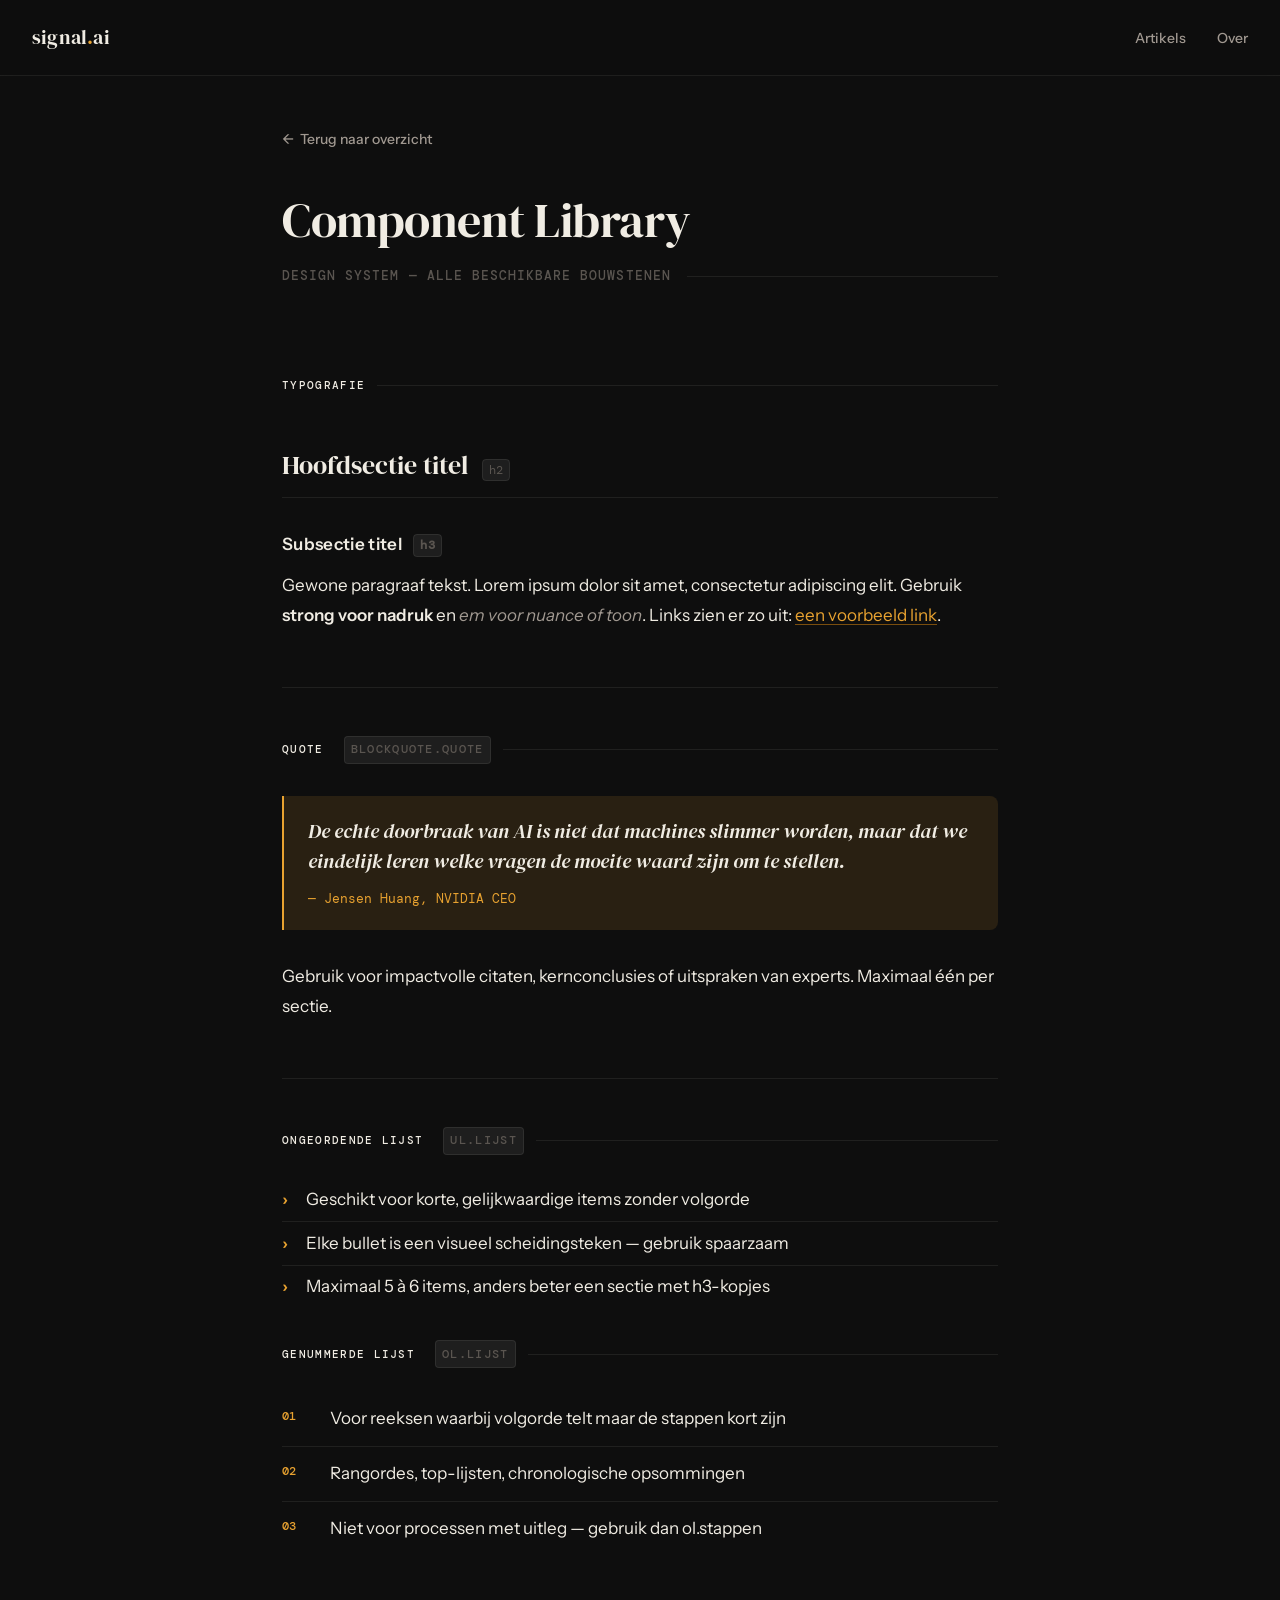
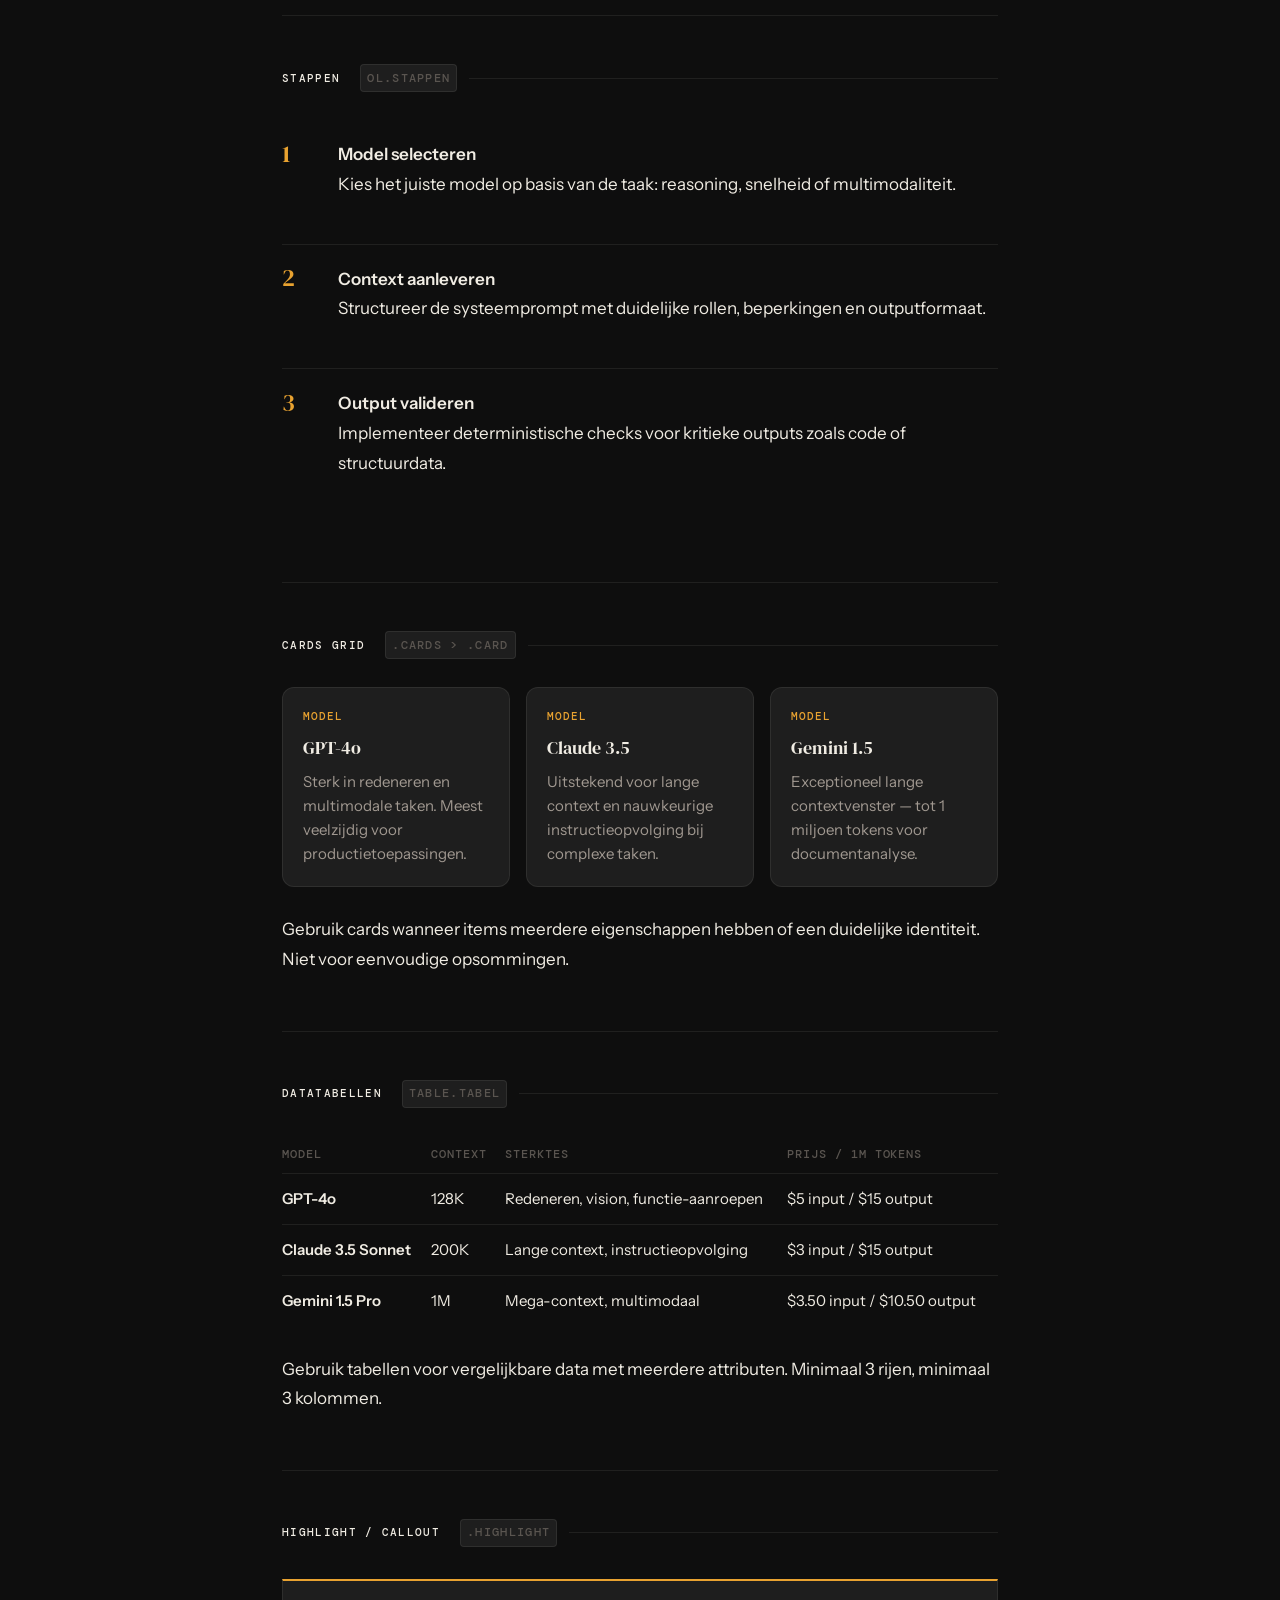
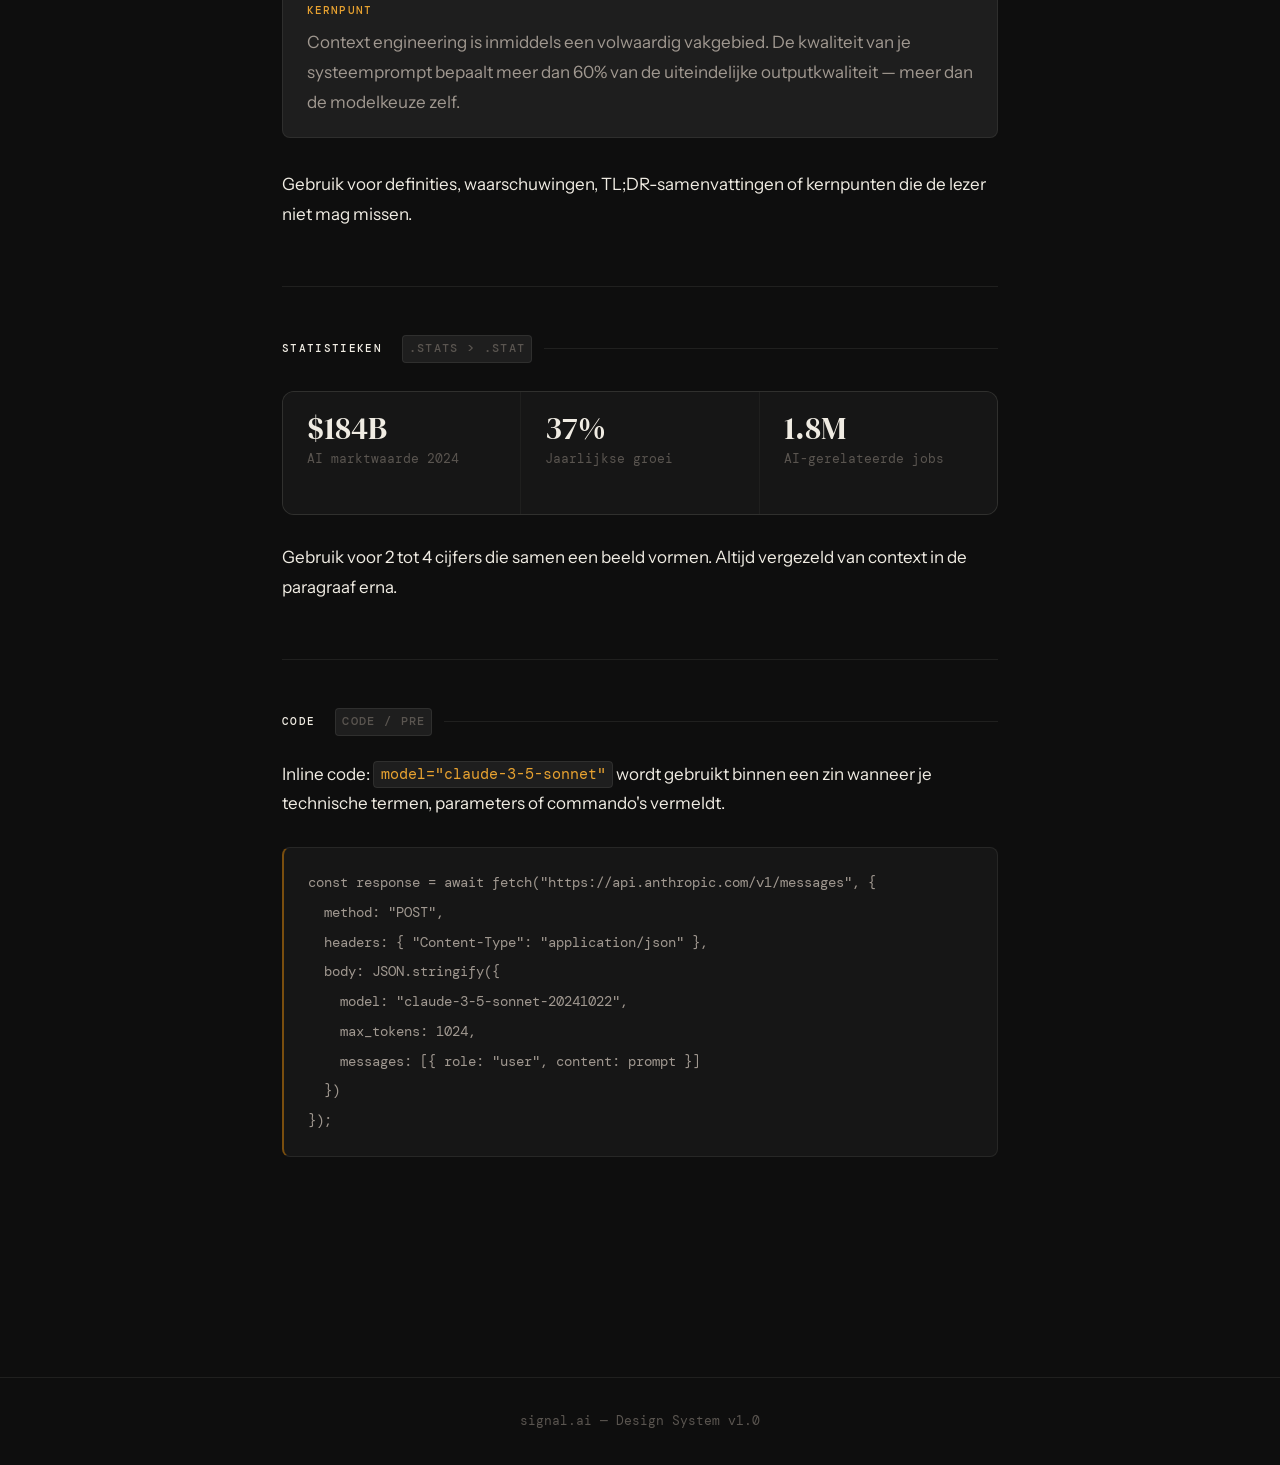
<file: components.html>
<!DOCTYPE html>
<html lang="nl">
<head>
  <meta charset="UTF-8">
  <meta name="viewport" content="width=device-width, initial-scale=1.0">
  <title>Component Library — Design System</title>
  <link rel="stylesheet" href="style.css">
  <style>
    .demo-section {
      padding: 3rem 0 2rem;
      border-bottom: 1px solid var(--border);
    }
    .demo-section:last-child { border-bottom: none; }
    .demo-label {
      font-family: var(--font-mono);
      font-size: 0.6875rem;
      font-weight: 500;
      color: var(--accent);
      letter-spacing: 0.12em;
      text-transform: uppercase;
      margin-bottom: 1.5rem;
      display: flex;
      align-items: center;
      gap: 0.75rem;
    }
    .demo-label::after {
      content: '';
      flex: 1;
      height: 1px;
      background: var(--border);
    }
    .demo-class {
      font-family: var(--font-mono);
      font-size: 0.75rem;
      color: var(--text-muted);
      background: var(--bg-surface);
      border: 1px solid var(--border);
      padding: 0.2em 0.5em;
      border-radius: var(--radius-sm);
      margin-left: 0.5rem;
    }
  </style>
</head>
<body>

<header class="site-header">
  <a href="index.html" class="logo">signal<span>.</span>ai</a>
  <nav>
    <a href="index.html">Artikels</a>
    <a href="#">Over</a>
  </nav>
</header>

<div class="page-wrapper">

  <a href="index.html" class="back-link">Terug naar overzicht</a>

  <article class="artikel">
    <h1>Component Library</h1>
    <p class="meta">Design System — Alle beschikbare bouwstenen</p>

    <div class="inhoud">

      <!-- ── TYPOGRAFIE ───────────────────── -->
      <div class="demo-section">
        <p class="demo-label">Typografie</p>

        <h2>Hoofdsectie titel <span class="demo-class">h2</span></h2>
        <h3>Subsectie titel <span class="demo-class">h3</span></h3>
        <p>Gewone paragraaf tekst. Lorem ipsum dolor sit amet, consectetur adipiscing elit. Gebruik <strong>strong voor nadruk</strong> en <em>em voor nuance of toon</em>. Links zien er zo uit: <a href="#">een voorbeeld link</a>.</p>
      </div>

      <!-- ── QUOTE ────────────────────────── -->
      <div class="demo-section">
        <p class="demo-label">Quote <span class="demo-class">blockquote.quote</span></p>

        <blockquote class="quote">
          <p>De echte doorbraak van AI is niet dat machines slimmer worden, maar dat we eindelijk leren welke vragen de moeite waard zijn om te stellen.</p>
          <cite>— Jensen Huang, NVIDIA CEO</cite>
        </blockquote>

        <p>Gebruik voor impactvolle citaten, kernconclusies of uitspraken van experts. Maximaal één per sectie.</p>
      </div>

      <!-- ── LISTS ────────────────────────── -->
      <div class="demo-section">
        <p class="demo-label">Ongeordende lijst <span class="demo-class">ul.lijst</span></p>

        <ul class="lijst">
          <li>Geschikt voor korte, gelijkwaardige items zonder volgorde</li>
          <li>Elke bullet is een visueel scheidingsteken — gebruik spaarzaam</li>
          <li>Maximaal 5 à 6 items, anders beter een sectie met h3-kopjes</li>
        </ul>

        <p class="demo-label" style="margin-top:2rem">Genummerde lijst <span class="demo-class">ol.lijst</span></p>

        <ol class="lijst">
          <li>Voor reeksen waarbij volgorde telt maar de stappen kort zijn</li>
          <li>Rangordes, top-lijsten, chronologische opsommingen</li>
          <li>Niet voor processen met uitleg — gebruik dan ol.stappen</li>
        </ol>
      </div>

      <!-- ── STAPPEN ──────────────────────── -->
      <div class="demo-section">
        <p class="demo-label">Stappen <span class="demo-class">ol.stappen</span></p>

        <ol class="stappen">
          <li>
            <div>
              <strong>Model selecteren</strong>
              <p>Kies het juiste model op basis van de taak: reasoning, snelheid of multimodaliteit.</p>
            </div>
          </li>
          <li>
            <div>
              <strong>Context aanleveren</strong>
              <p>Structureer de systeemprompt met duidelijke rollen, beperkingen en outputformaat.</p>
            </div>
          </li>
          <li>
            <div>
              <strong>Output valideren</strong>
              <p>Implementeer deterministische checks voor kritieke outputs zoals code of structuurdata.</p>
            </div>
          </li>
        </ol>
      </div>

      <!-- ── CARDS ────────────────────────── -->
      <div class="demo-section">
        <p class="demo-label">Cards grid <span class="demo-class">.cards > .card</span></p>

        <div class="cards">
          <div class="card">
            <p class="card-label">Model</p>
            <p class="card-title">GPT-4o</p>
            <p>Sterk in redeneren en multimodale taken. Meest veelzijdig voor productietoepassingen.</p>
          </div>
          <div class="card">
            <p class="card-label">Model</p>
            <p class="card-title">Claude 3.5</p>
            <p>Uitstekend voor lange context en nauwkeurige instructieopvolging bij complexe taken.</p>
          </div>
          <div class="card">
            <p class="card-label">Model</p>
            <p class="card-title">Gemini 1.5</p>
            <p>Exceptioneel lange contextvenster — tot 1 miljoen tokens voor documentanalyse.</p>
          </div>
        </div>

        <p>Gebruik cards wanneer items meerdere eigenschappen hebben of een duidelijke identiteit. Niet voor eenvoudige opsommingen.</p>
      </div>

      <!-- ── TABEL ────────────────────────── -->
      <div class="demo-section">
        <p class="demo-label">Datatabellen <span class="demo-class">table.tabel</span></p>

        <table class="tabel">
          <thead>
            <tr>
              <th>Model</th>
              <th>Context</th>
              <th>Sterktes</th>
              <th>Prijs / 1M tokens</th>
            </tr>
          </thead>
          <tbody>
            <tr>
              <td><strong>GPT-4o</strong></td>
              <td>128K</td>
              <td>Redeneren, vision, functie-aanroepen</td>
              <td>$5 input / $15 output</td>
            </tr>
            <tr>
              <td><strong>Claude 3.5 Sonnet</strong></td>
              <td>200K</td>
              <td>Lange context, instructieopvolging</td>
              <td>$3 input / $15 output</td>
            </tr>
            <tr>
              <td><strong>Gemini 1.5 Pro</strong></td>
              <td>1M</td>
              <td>Mega-context, multimodaal</td>
              <td>$3.50 input / $10.50 output</td>
            </tr>
          </tbody>
        </table>

        <p>Gebruik tabellen voor vergelijkbare data met meerdere attributen. Minimaal 3 rijen, minimaal 3 kolommen.</p>
      </div>

      <!-- ── HIGHLIGHT ─────────────────────── -->
      <div class="demo-section">
        <p class="demo-label">Highlight / callout <span class="demo-class">.highlight</span></p>

        <div class="highlight">
          <p class="highlight-label">Kernpunt</p>
          <p>Context engineering is inmiddels een volwaardig vakgebied. De kwaliteit van je systeemprompt bepaalt meer dan 60% van de uiteindelijke outputkwaliteit — meer dan de modelkeuze zelf.</p>
        </div>

        <p>Gebruik voor definities, waarschuwingen, TL;DR-samenvattingen of kernpunten die de lezer niet mag missen.</p>
      </div>

      <!-- ── STATS ────────────────────────── -->
      <div class="demo-section">
        <p class="demo-label">Statistieken <span class="demo-class">.stats > .stat</span></p>

        <div class="stats">
          <div class="stat">
            <p class="stat-value">$184B</p>
            <p class="stat-label">AI marktwaarde 2024</p>
          </div>
          <div class="stat">
            <p class="stat-value">37%</p>
            <p class="stat-label">Jaarlijkse groei</p>
          </div>
          <div class="stat">
            <p class="stat-value">1.8M</p>
            <p class="stat-label">AI-gerelateerde jobs</p>
          </div>
        </div>

        <p>Gebruik voor 2 tot 4 cijfers die samen een beeld vormen. Altijd vergezeld van context in de paragraaf erna.</p>
      </div>

      <!-- ── CODE ─────────────────────────── -->
      <div class="demo-section">
        <p class="demo-label">Code <span class="demo-class">code / pre</span></p>

        <p>Inline code: <code>model="claude-3-5-sonnet"</code> wordt gebruikt binnen een zin wanneer je technische termen, parameters of commando's vermeldt.</p>

        <pre><code>const response = await fetch("https://api.anthropic.com/v1/messages", {
  method: "POST",
  headers: { "Content-Type": "application/json" },
  body: JSON.stringify({
    model: "claude-3-5-sonnet-20241022",
    max_tokens: 1024,
    messages: [{ role: "user", content: prompt }]
  })
});</code></pre>
      </div>

    </div>
  </article>
</div>

<footer class="site-footer">
  signal.ai — Design System v1.0
</footer>

</body>
</html>
</file>
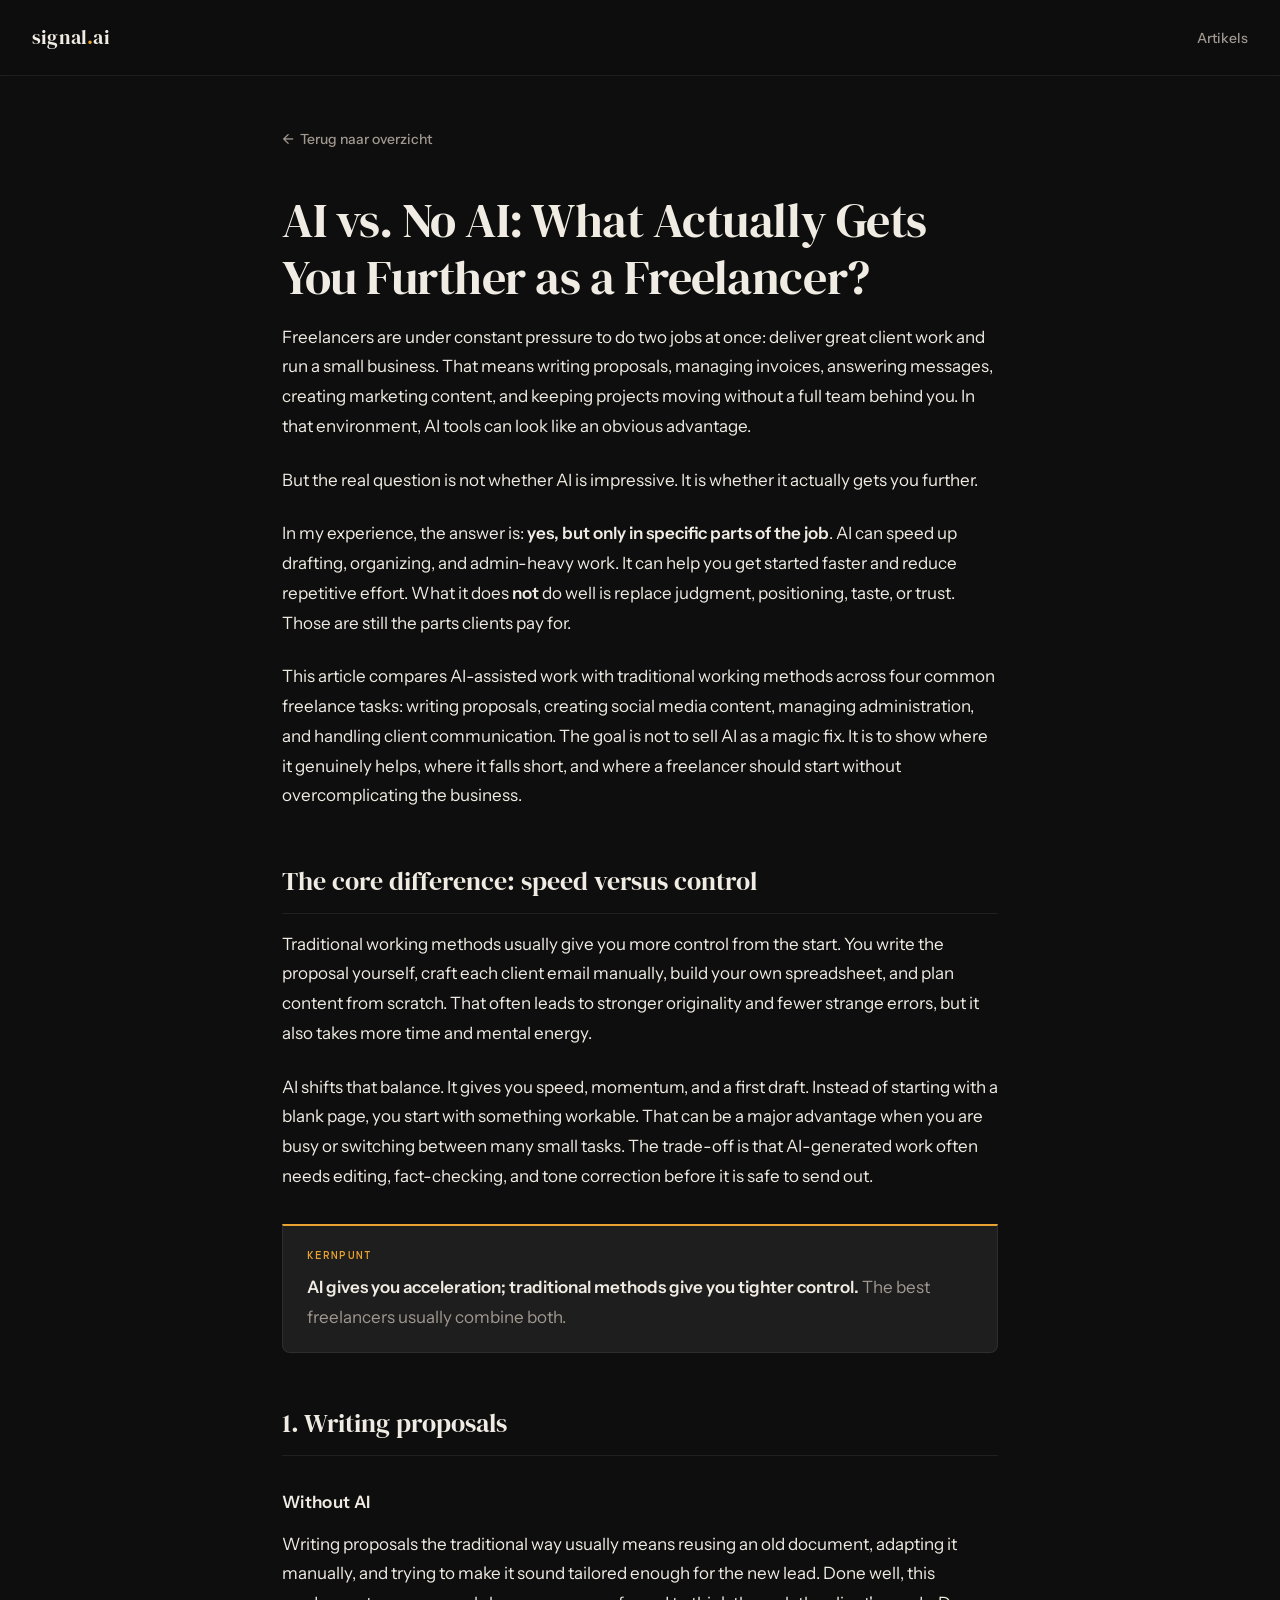
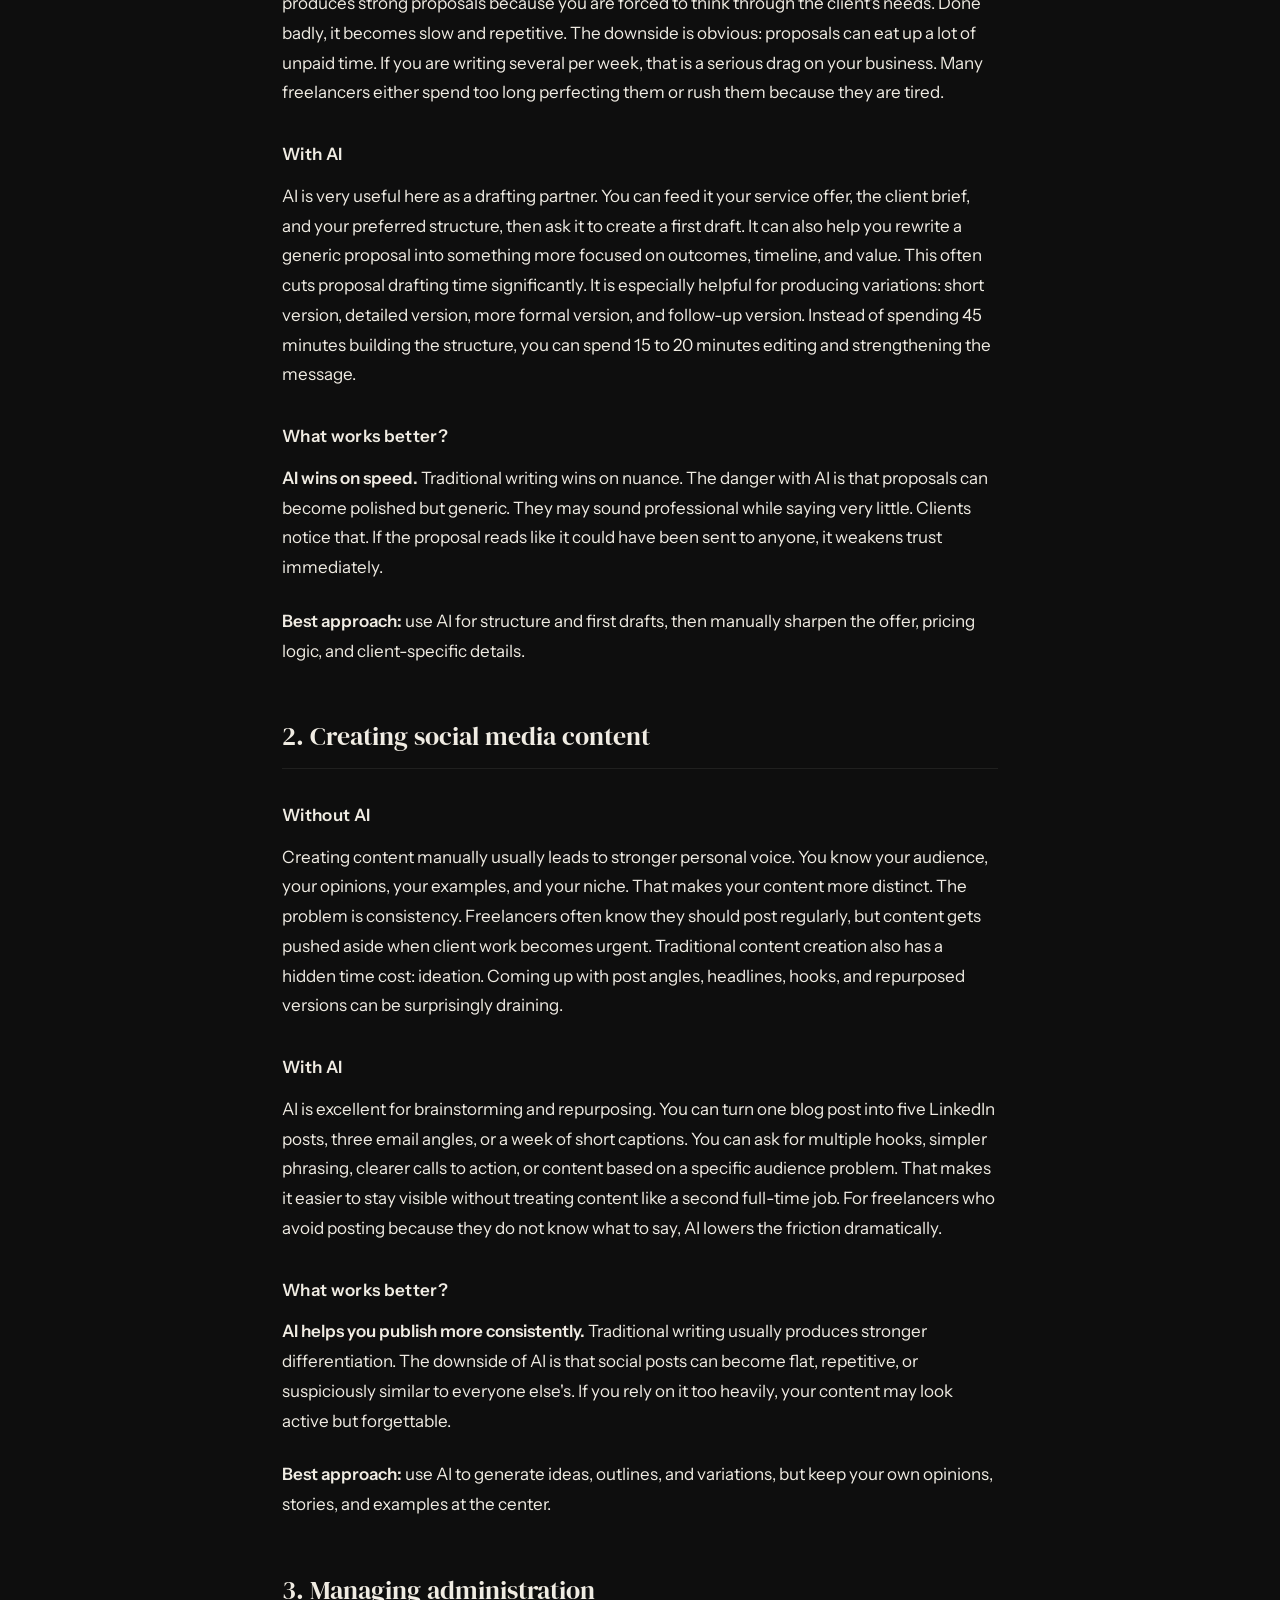
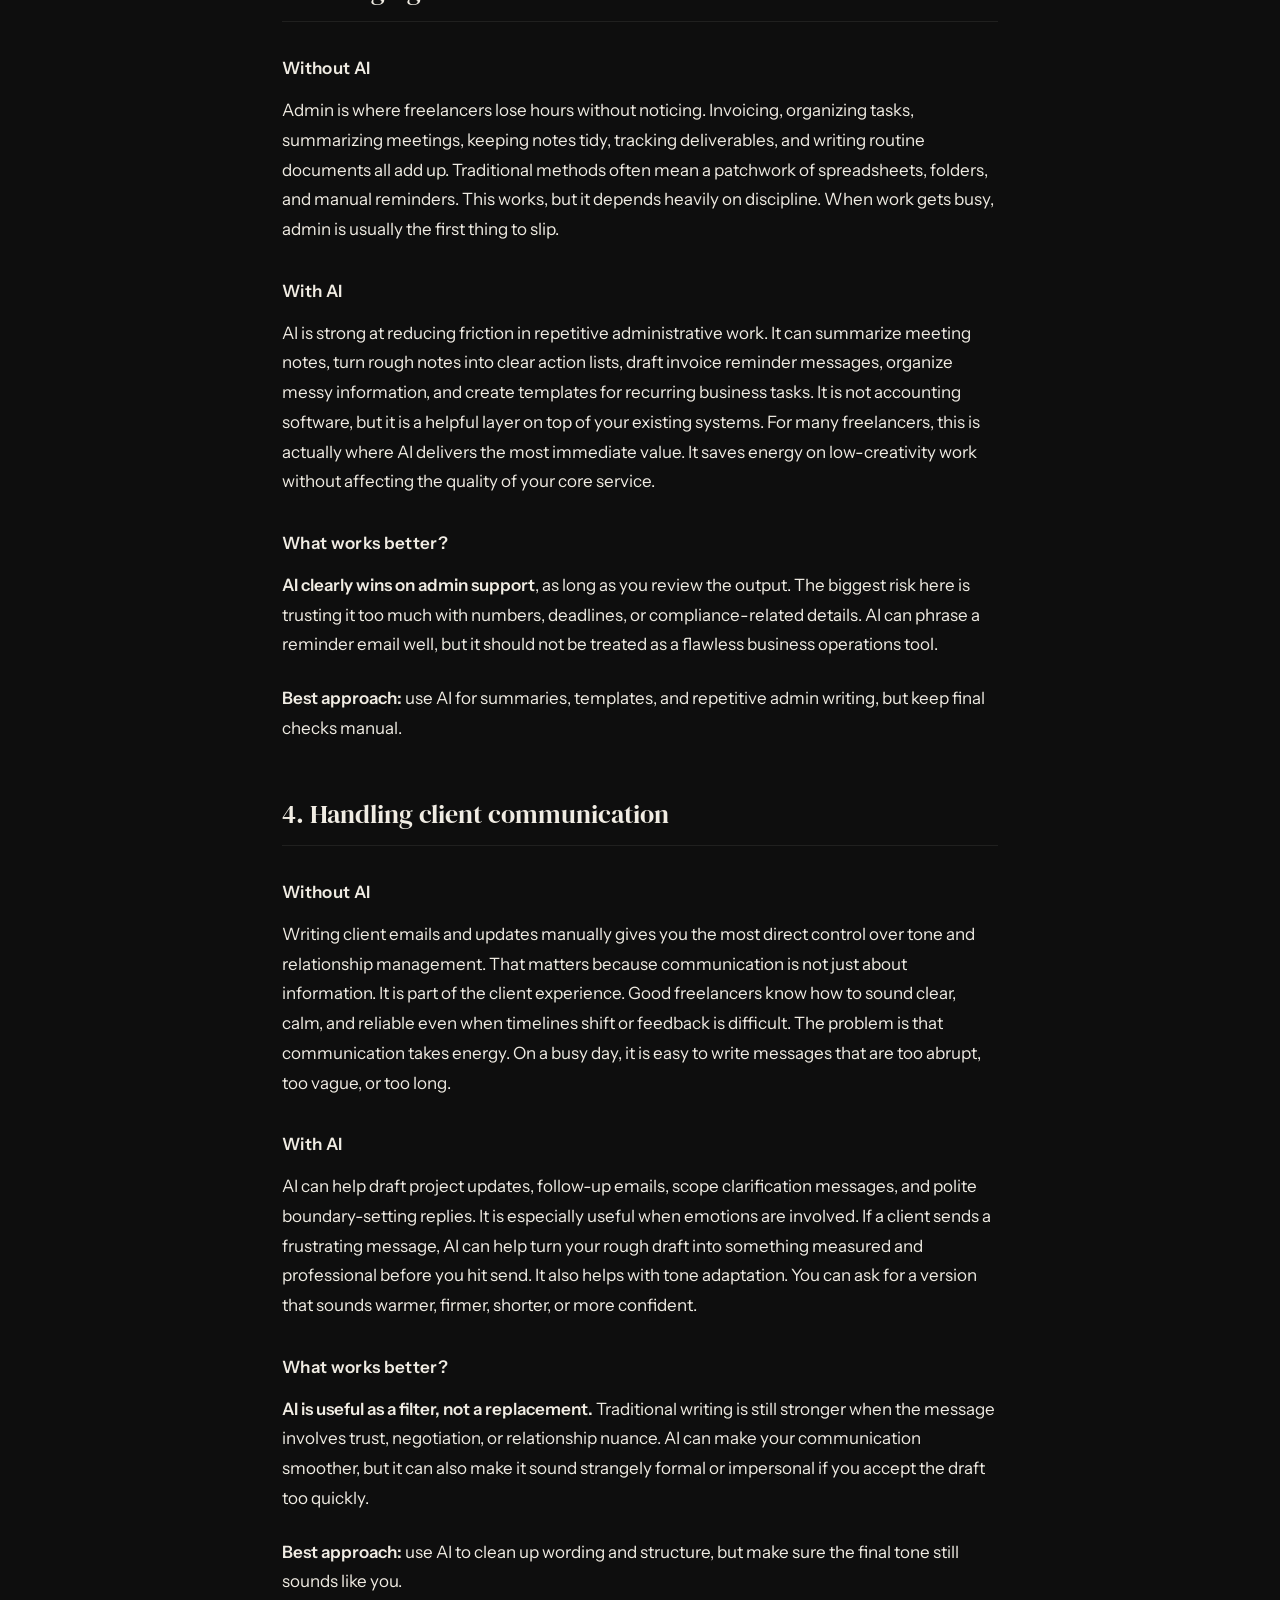
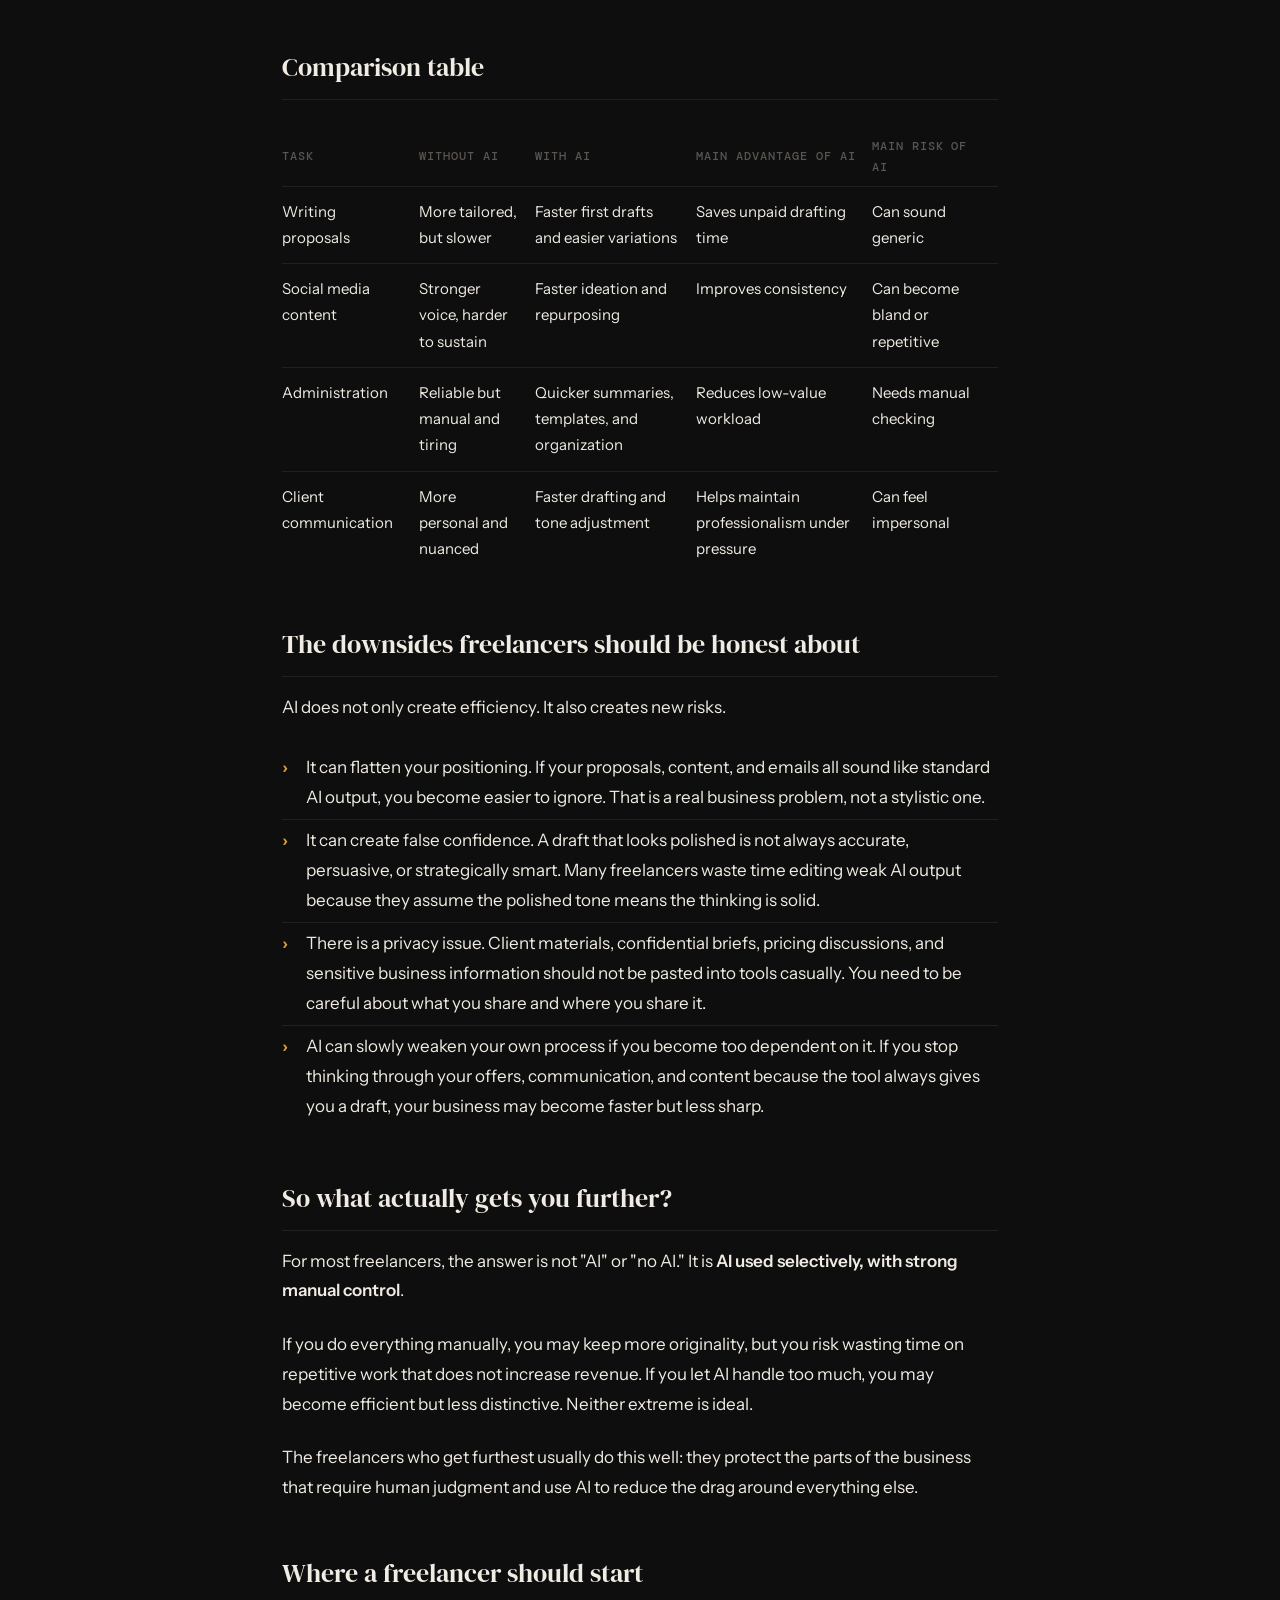
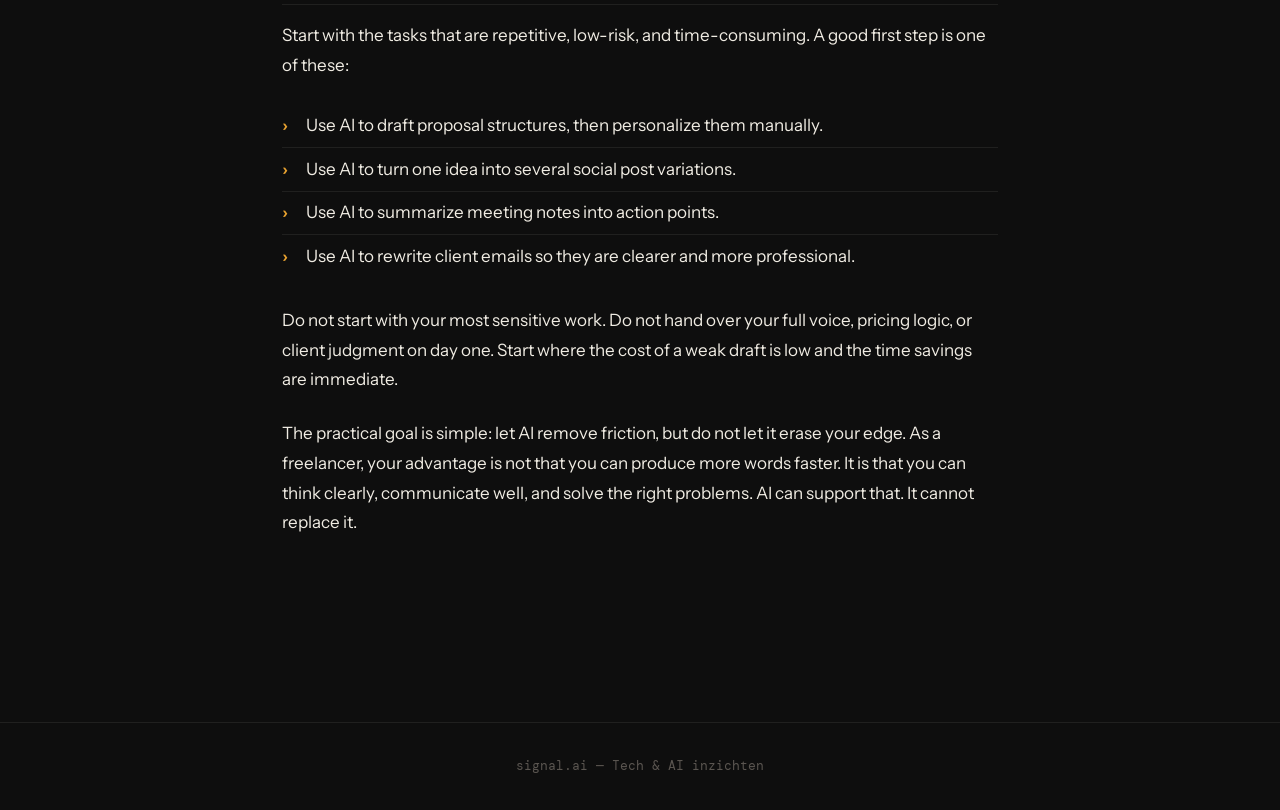
<file: articles/ai-vs-no-ai-what-actually-gets-you-further-as-a-freelancer.html>
<!DOCTYPE html>
<html lang="nl">
<head>
  <meta charset="UTF-8">
  <meta name="viewport" content="width=device-width, initial-scale=1.0">
  <title>AI vs. No AI: What Actually Gets You Further as a Freelancer? — signal.ai</title>
  <link rel="stylesheet" href="../style.css">
</head>
<body>
<header class="site-header">
  <a href="../index.html" class="logo">signal<span>.</span>ai</a>
  <nav><a href="../index.html">Artikels</a></nav>
</header>
<div class="page-wrapper">
  <a href="../index.html" class="back-link">Terug naar overzicht</a>
  <article class="artikel">
  <h1>AI vs. No AI: What Actually Gets You Further as a Freelancer?</h1>
  <div class="inhoud">

    <p>Freelancers are under constant pressure to do two jobs at once: deliver great client work and run a small business. That means writing proposals, managing invoices, answering messages, creating marketing content, and keeping projects moving without a full team behind you. In that environment, AI tools can look like an obvious advantage.</p>
    <p>But the real question is not whether AI is impressive. It is whether it actually gets you further.</p>
    <p>In my experience, the answer is: <strong>yes, but only in specific parts of the job</strong>. AI can speed up drafting, organizing, and admin-heavy work. It can help you get started faster and reduce repetitive effort. What it does <strong>not</strong> do well is replace judgment, positioning, taste, or trust. Those are still the parts clients pay for.</p>
    <p>This article compares AI-assisted work with traditional working methods across four common freelance tasks: writing proposals, creating social media content, managing administration, and handling client communication. The goal is not to sell AI as a magic fix. It is to show where it genuinely helps, where it falls short, and where a freelancer should start without overcomplicating the business.</p>

    <h2>The core difference: speed versus control</h2>
    <p>Traditional working methods usually give you more control from the start. You write the proposal yourself, craft each client email manually, build your own spreadsheet, and plan content from scratch. That often leads to stronger originality and fewer strange errors, but it also takes more time and mental energy.</p>
    <p>AI shifts that balance. It gives you speed, momentum, and a first draft. Instead of starting with a blank page, you start with something workable. That can be a major advantage when you are busy or switching between many small tasks. The trade-off is that AI-generated work often needs editing, fact-checking, and tone correction before it is safe to send out.</p>

    <div class="highlight">
      <p class="highlight-label">Kernpunt</p>
      <p><strong>AI gives you acceleration; traditional methods give you tighter control.</strong> The best freelancers usually combine both.</p>
    </div>

    <h2>1. Writing proposals</h2>
    <h3>Without AI</h3>
    <p>Writing proposals the traditional way usually means reusing an old document, adapting it manually, and trying to make it sound tailored enough for the new lead. Done well, this produces strong proposals because you are forced to think through the client's needs. Done badly, it becomes slow and repetitive. The downside is obvious: proposals can eat up a lot of unpaid time. If you are writing several per week, that is a serious drag on your business. Many freelancers either spend too long perfecting them or rush them because they are tired.</p>
    <h3>With AI</h3>
    <p>AI is very useful here as a drafting partner. You can feed it your service offer, the client brief, and your preferred structure, then ask it to create a first draft. It can also help you rewrite a generic proposal into something more focused on outcomes, timeline, and value. This often cuts proposal drafting time significantly. It is especially helpful for producing variations: short version, detailed version, more formal version, and follow-up version. Instead of spending 45 minutes building the structure, you can spend 15 to 20 minutes editing and strengthening the message.</p>
    <h3>What works better?</h3>
    <p><strong>AI wins on speed.</strong> Traditional writing wins on nuance. The danger with AI is that proposals can become polished but generic. They may sound professional while saying very little. Clients notice that. If the proposal reads like it could have been sent to anyone, it weakens trust immediately.</p>
    <p><strong>Best approach:</strong> use AI for structure and first drafts, then manually sharpen the offer, pricing logic, and client-specific details.</p>

    <h2>2. Creating social media content</h2>
    <h3>Without AI</h3>
    <p>Creating content manually usually leads to stronger personal voice. You know your audience, your opinions, your examples, and your niche. That makes your content more distinct. The problem is consistency. Freelancers often know they should post regularly, but content gets pushed aside when client work becomes urgent. Traditional content creation also has a hidden time cost: ideation. Coming up with post angles, headlines, hooks, and repurposed versions can be surprisingly draining.</p>
    <h3>With AI</h3>
    <p>AI is excellent for brainstorming and repurposing. You can turn one blog post into five LinkedIn posts, three email angles, or a week of short captions. You can ask for multiple hooks, simpler phrasing, clearer calls to action, or content based on a specific audience problem. That makes it easier to stay visible without treating content like a second full-time job. For freelancers who avoid posting because they do not know what to say, AI lowers the friction dramatically.</p>
    <h3>What works better?</h3>
    <p><strong>AI helps you publish more consistently.</strong> Traditional writing usually produces stronger differentiation. The downside of AI is that social posts can become flat, repetitive, or suspiciously similar to everyone else's. If you rely on it too heavily, your content may look active but forgettable.</p>
    <p><strong>Best approach:</strong> use AI to generate ideas, outlines, and variations, but keep your own opinions, stories, and examples at the center.</p>

    <h2>3. Managing administration</h2>
    <h3>Without AI</h3>
    <p>Admin is where freelancers lose hours without noticing. Invoicing, organizing tasks, summarizing meetings, keeping notes tidy, tracking deliverables, and writing routine documents all add up. Traditional methods often mean a patchwork of spreadsheets, folders, and manual reminders. This works, but it depends heavily on discipline. When work gets busy, admin is usually the first thing to slip.</p>
    <h3>With AI</h3>
    <p>AI is strong at reducing friction in repetitive administrative work. It can summarize meeting notes, turn rough notes into clear action lists, draft invoice reminder messages, organize messy information, and create templates for recurring business tasks. It is not accounting software, but it is a helpful layer on top of your existing systems. For many freelancers, this is actually where AI delivers the most immediate value. It saves energy on low-creativity work without affecting the quality of your core service.</p>
    <h3>What works better?</h3>
    <p><strong>AI clearly wins on admin support</strong>, as long as you review the output. The biggest risk here is trusting it too much with numbers, deadlines, or compliance-related details. AI can phrase a reminder email well, but it should not be treated as a flawless business operations tool.</p>
    <p><strong>Best approach:</strong> use AI for summaries, templates, and repetitive admin writing, but keep final checks manual.</p>

    <h2>4. Handling client communication</h2>
    <h3>Without AI</h3>
    <p>Writing client emails and updates manually gives you the most direct control over tone and relationship management. That matters because communication is not just about information. It is part of the client experience. Good freelancers know how to sound clear, calm, and reliable even when timelines shift or feedback is difficult. The problem is that communication takes energy. On a busy day, it is easy to write messages that are too abrupt, too vague, or too long.</p>
    <h3>With AI</h3>
    <p>AI can help draft project updates, follow-up emails, scope clarification messages, and polite boundary-setting replies. It is especially useful when emotions are involved. If a client sends a frustrating message, AI can help turn your rough draft into something measured and professional before you hit send. It also helps with tone adaptation. You can ask for a version that sounds warmer, firmer, shorter, or more confident.</p>
    <h3>What works better?</h3>
    <p><strong>AI is useful as a filter, not a replacement.</strong> Traditional writing is still stronger when the message involves trust, negotiation, or relationship nuance. AI can make your communication smoother, but it can also make it sound strangely formal or impersonal if you accept the draft too quickly.</p>
    <p><strong>Best approach:</strong> use AI to clean up wording and structure, but make sure the final tone still sounds like you.</p>

    <h2>Comparison table</h2>
    <table class="tabel">
      <thead>
        <tr>
          <th>Task</th>
          <th>Without AI</th>
          <th>With AI</th>
          <th>Main advantage of AI</th>
          <th>Main risk of AI</th>
        </tr>
      </thead>
      <tbody>
        <tr>
          <td>Writing proposals</td>
          <td>More tailored, but slower</td>
          <td>Faster first drafts and easier variations</td>
          <td>Saves unpaid drafting time</td>
          <td>Can sound generic</td>
        </tr>
        <tr>
          <td>Social media content</td>
          <td>Stronger voice, harder to sustain</td>
          <td>Faster ideation and repurposing</td>
          <td>Improves consistency</td>
          <td>Can become bland or repetitive</td>
        </tr>
        <tr>
          <td>Administration</td>
          <td>Reliable but manual and tiring</td>
          <td>Quicker summaries, templates, and organization</td>
          <td>Reduces low-value workload</td>
          <td>Needs manual checking</td>
        </tr>
        <tr>
          <td>Client communication</td>
          <td>More personal and nuanced</td>
          <td>Faster drafting and tone adjustment</td>
          <td>Helps maintain professionalism under pressure</td>
          <td>Can feel impersonal</td>
        </tr>
      </tbody>
    </table>

    <h2>The downsides freelancers should be honest about</h2>
    <p>AI does not only create efficiency. It also creates new risks.</p>
    <ul class="lijst">
      <li>It can flatten your positioning. If your proposals, content, and emails all sound like standard AI output, you become easier to ignore. That is a real business problem, not a stylistic one.</li>
      <li>It can create false confidence. A draft that looks polished is not always accurate, persuasive, or strategically smart. Many freelancers waste time editing weak AI output because they assume the polished tone means the thinking is solid.</li>
      <li>There is a privacy issue. Client materials, confidential briefs, pricing discussions, and sensitive business information should not be pasted into tools casually. You need to be careful about what you share and where you share it.</li>
      <li>AI can slowly weaken your own process if you become too dependent on it. If you stop thinking through your offers, communication, and content because the tool always gives you a draft, your business may become faster but less sharp.</li>
    </ul>

    <h2>So what actually gets you further?</h2>
    <p>For most freelancers, the answer is not "AI" or "no AI." It is <strong>AI used selectively, with strong manual control</strong>.</p>
    <p>If you do everything manually, you may keep more originality, but you risk wasting time on repetitive work that does not increase revenue. If you let AI handle too much, you may become efficient but less distinctive. Neither extreme is ideal.</p>
    <p>The freelancers who get furthest usually do this well: they protect the parts of the business that require human judgment and use AI to reduce the drag around everything else.</p>

    <h2>Where a freelancer should start</h2>
    <p>Start with the tasks that are repetitive, low-risk, and time-consuming. A good first step is one of these:</p>
    <ul class="lijst">
      <li>Use AI to draft proposal structures, then personalize them manually.</li>
      <li>Use AI to turn one idea into several social post variations.</li>
      <li>Use AI to summarize meeting notes into action points.</li>
      <li>Use AI to rewrite client emails so they are clearer and more professional.</li>
    </ul>
    <p>Do not start with your most sensitive work. Do not hand over your full voice, pricing logic, or client judgment on day one. Start where the cost of a weak draft is low and the time savings are immediate.</p>
    <p>The practical goal is simple: let AI remove friction, but do not let it erase your edge. As a freelancer, your advantage is not that you can produce more words faster. It is that you can think clearly, communicate well, and solve the right problems. AI can support that. It cannot replace it.</p>

  </div>
</article>
</div>
<footer class="site-footer">signal.ai — Tech &amp; AI inzichten</footer>
</body>
</html>
</file>
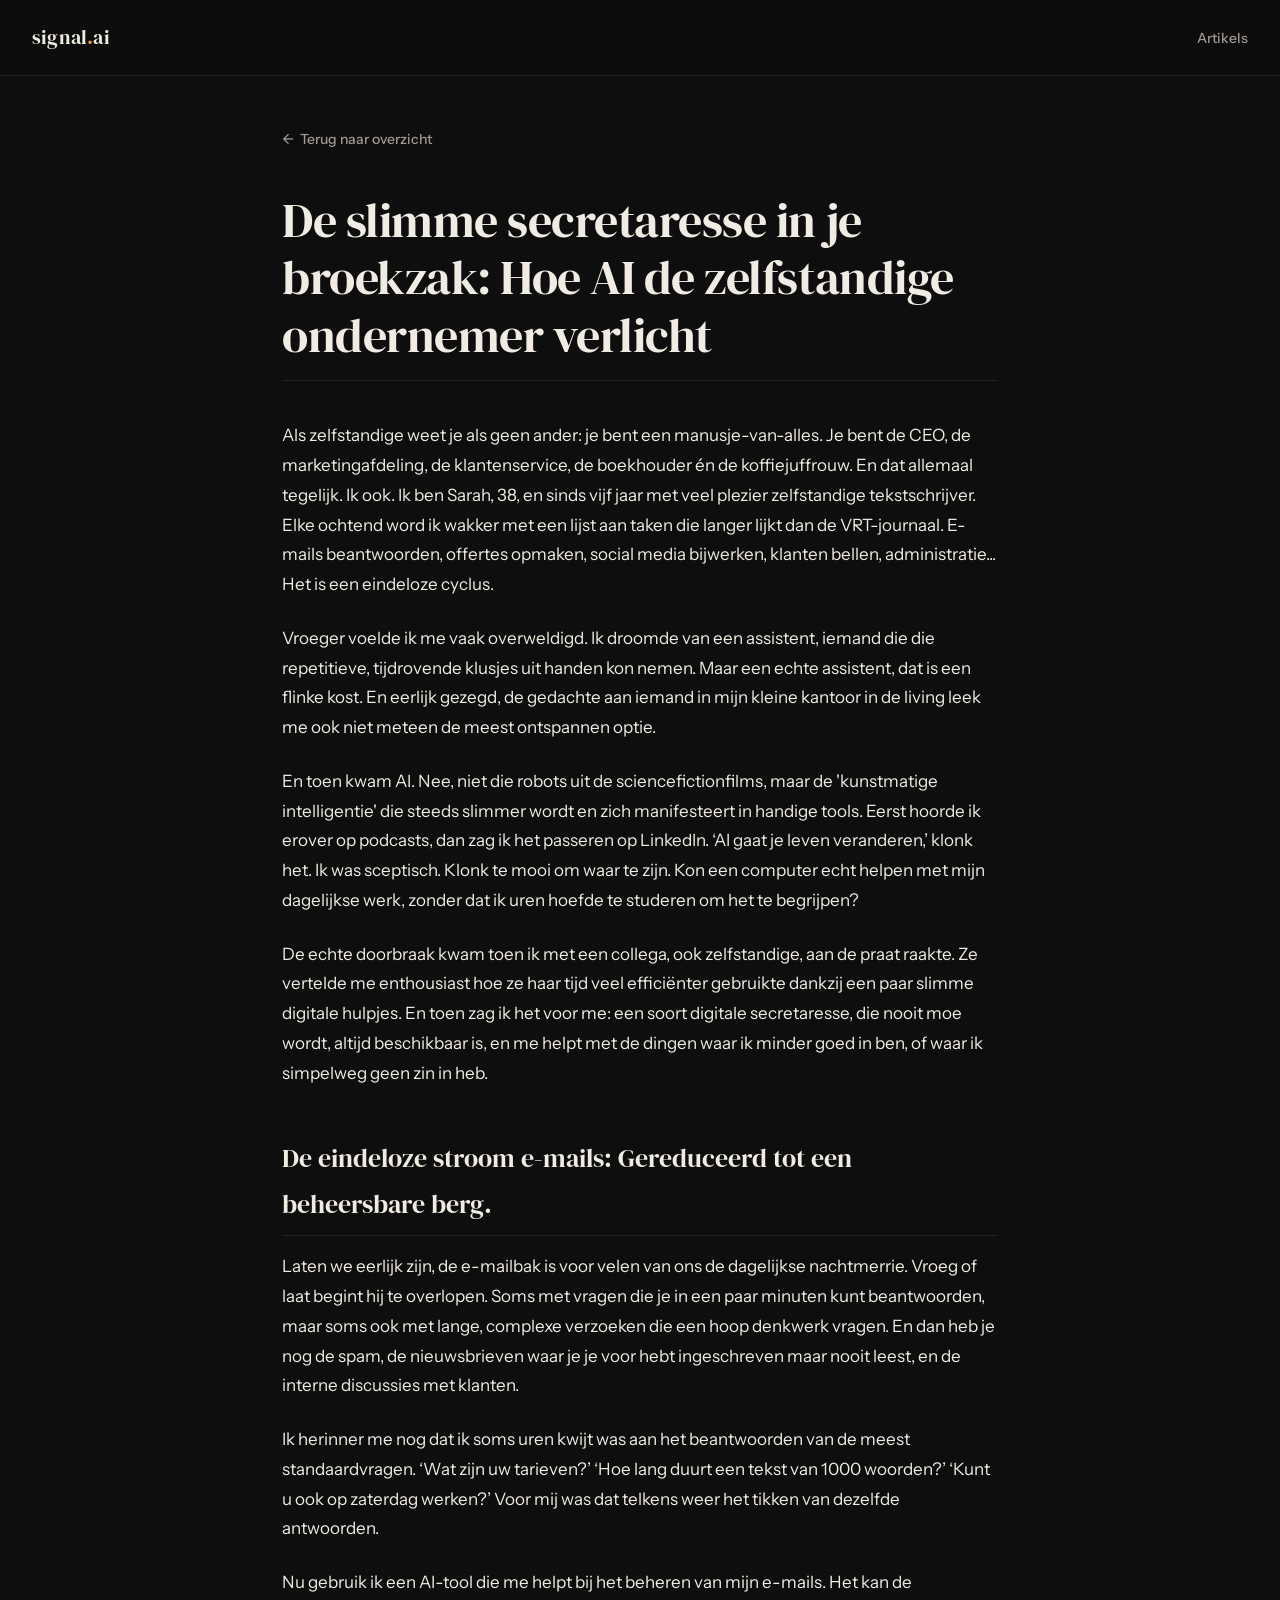
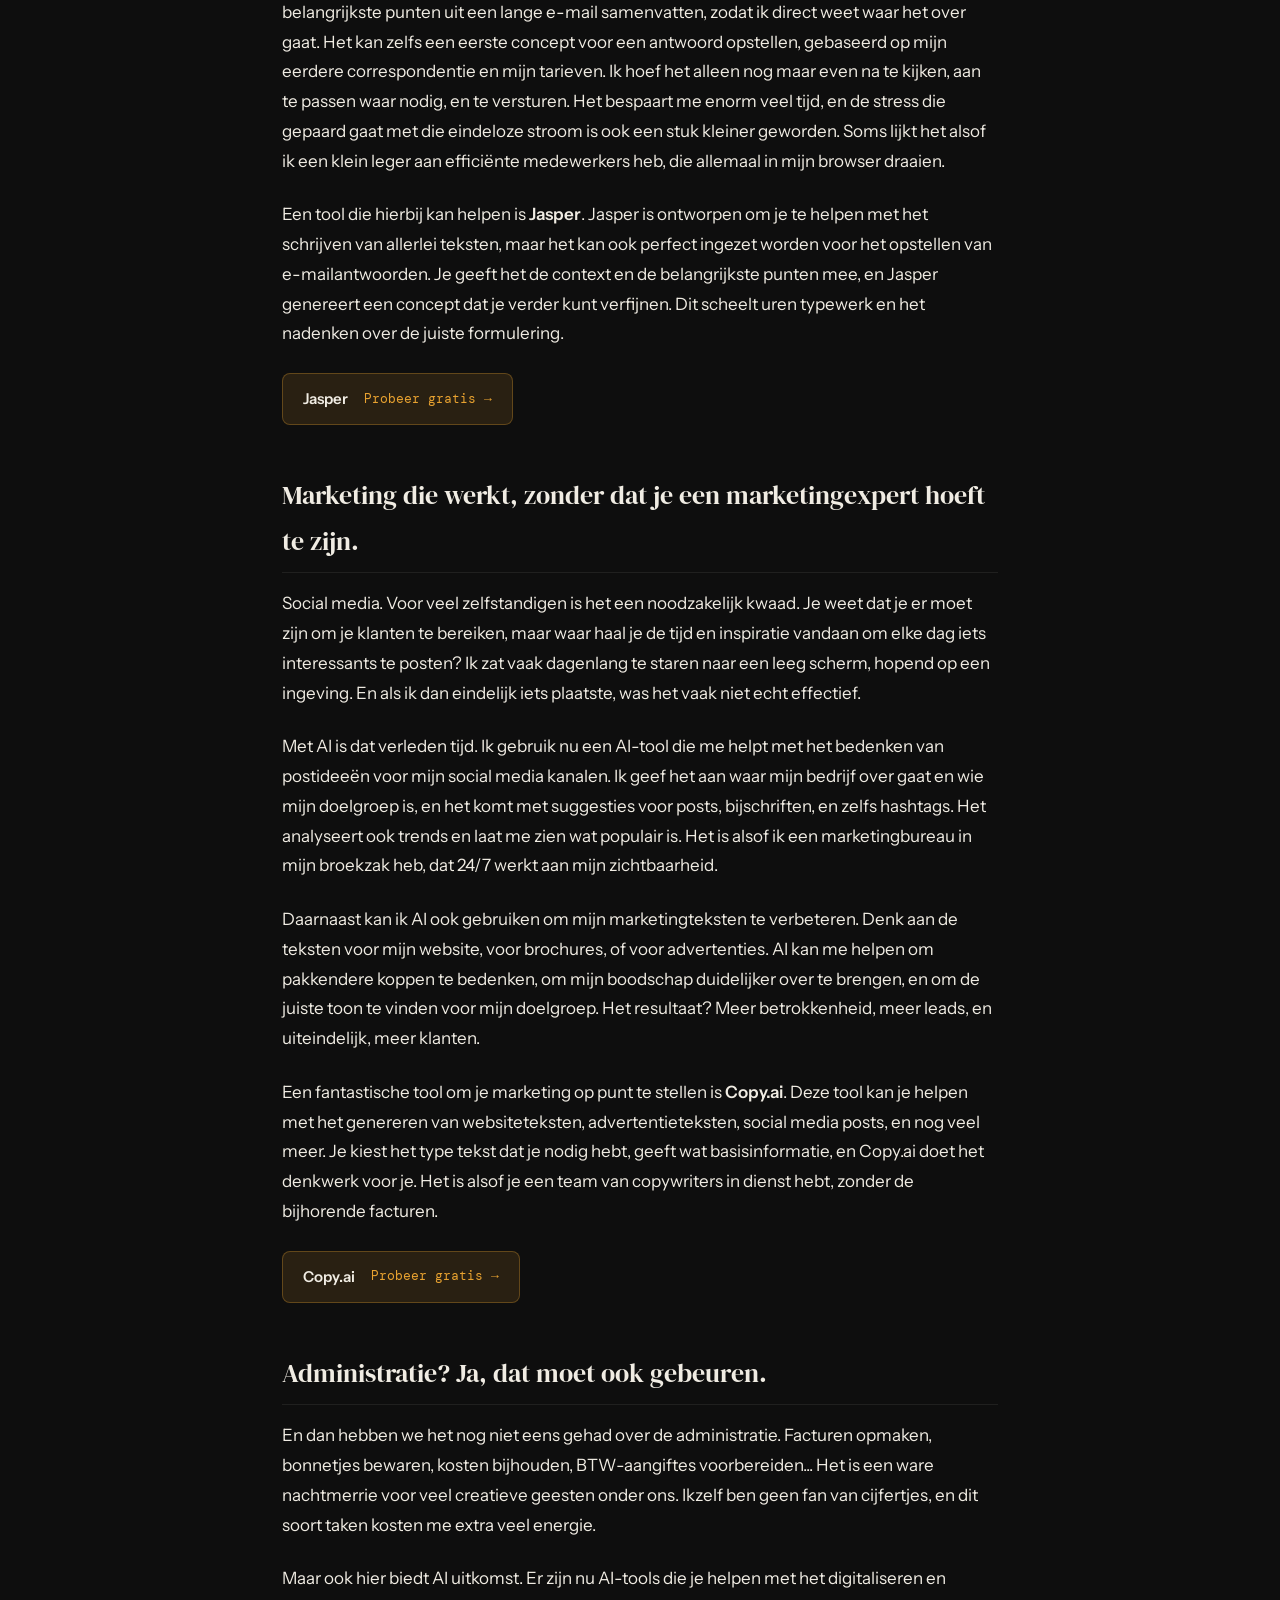
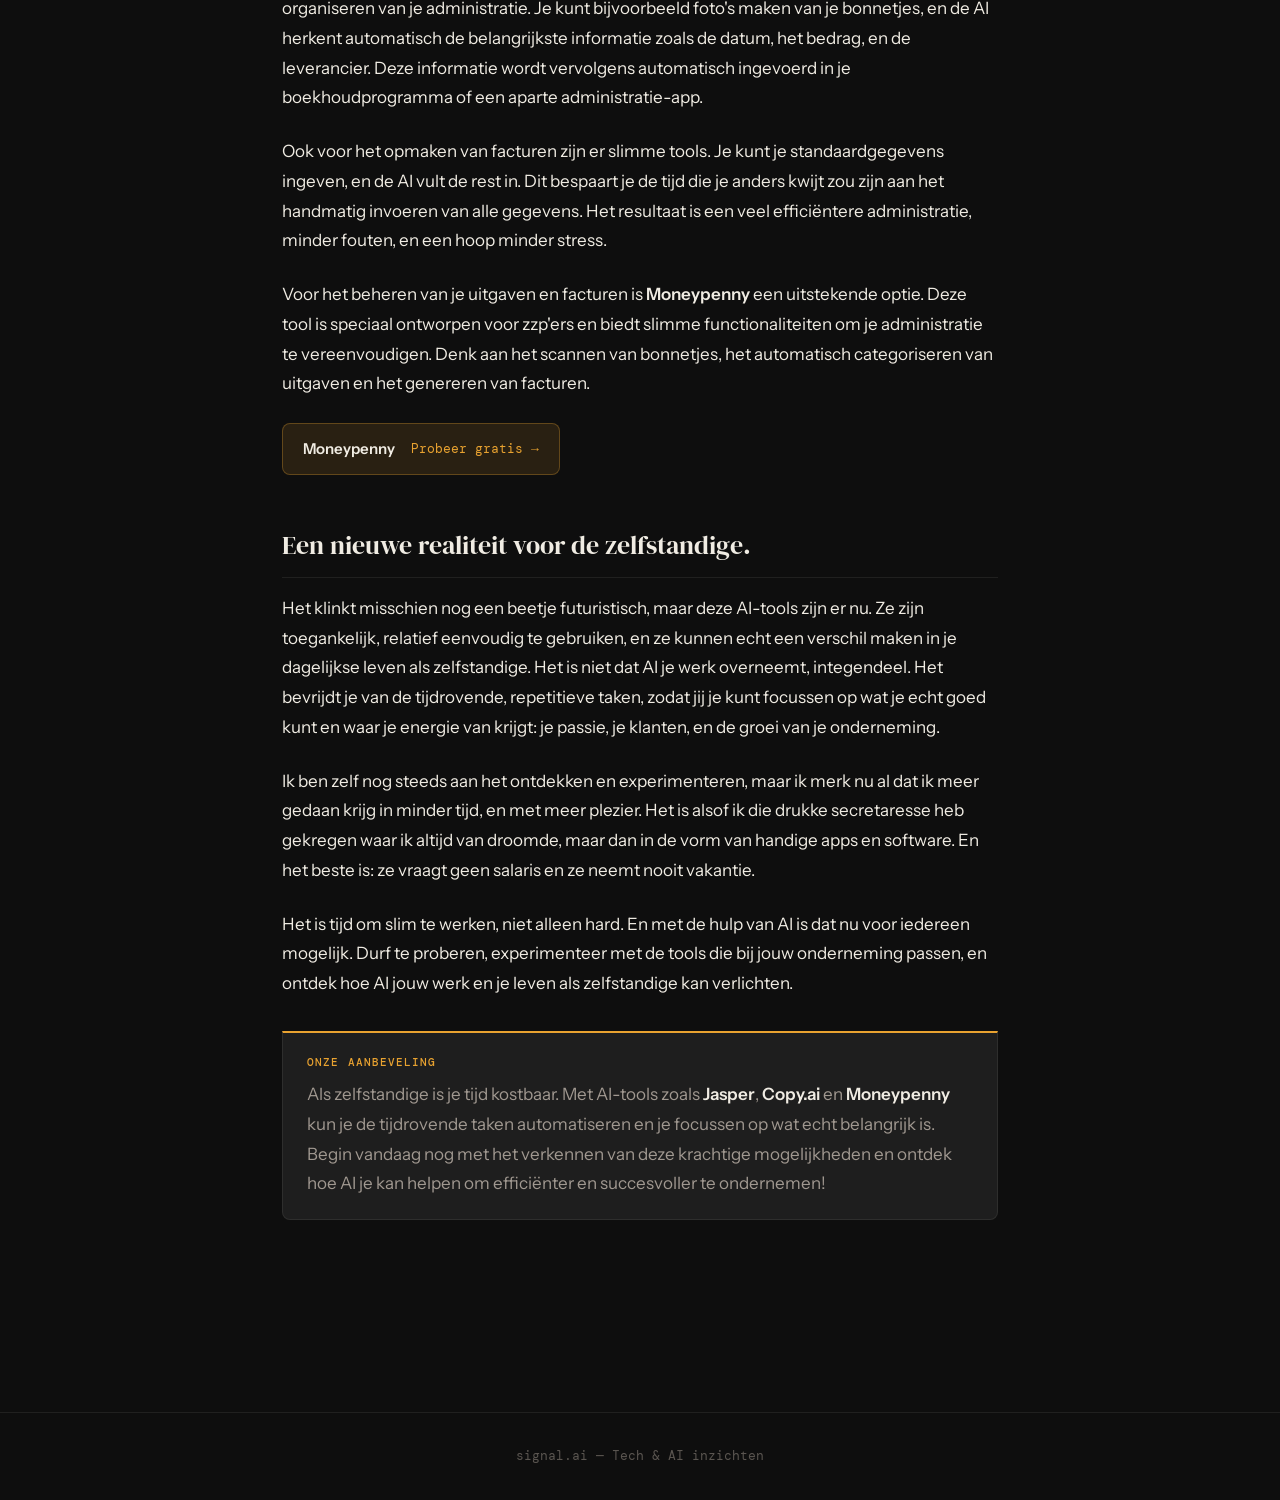
<file: articles/de-slimme-secretaresse-in-je-broekzak-hoe-ai-de-zelfstandige-ondernemer-verlicht.html>
<!DOCTYPE html>
<html lang="nl">
<head>
  <meta charset="UTF-8">
  <meta name="viewport" content="width=device-width, initial-scale=1.0">
  <title>De slimme secretaresse in je broekzak: Hoe AI de zelfstandige ondernemer verlicht — signal.ai</title>
  <meta name="description" content="Ontdek hoe AI zelfstandigen ontlast van repetitieve taken. Van e-mailbeheer tot marketing en administratie: AI maakt je werk makkelijker.">
  <link rel="canonical" href="https://vdben83.github.io/n8n-niche-publisher/articles/de-slimme-secretaresse-in-je-broekzak-hoe-ai-de-zelfstandige-ondernemer-verlicht.html">
  <meta property="og:type" content="article">
  <meta property="og:title" content="De slimme secretaresse in je broekzak: Hoe AI de zelfstandige ondernemer verlicht">
  <meta property="og:description" content="Ontdek hoe AI zelfstandigen ontlast van repetitieve taken. Van e-mailbeheer tot marketing en administratie: AI maakt je werk makkelijker.">
  <meta property="og:url" content="https://vdben83.github.io/n8n-niche-publisher/articles/de-slimme-secretaresse-in-je-broekzak-hoe-ai-de-zelfstandige-ondernemer-verlicht.html">
  <link rel="stylesheet" href="../style.css">
</head>
<body>
<header class="site-header">
  <a href="../index.html" class="logo">signal<span>.</span>ai</a>
  <nav><a href="../index.html">Artikels</a></nav>
</header>
<div class="page-wrapper">
  <a href="../index.html" class="back-link">Terug naar overzicht</a>
  <article class="artikel">
  <h1>De slimme secretaresse in je broekzak: Hoe AI de zelfstandige ondernemer verlicht</h1>
  <p class="meta"></p>
  <div class="inhoud">
    <p>Als zelfstandige weet je als geen ander: je bent een manusje-van-alles. Je bent de CEO, de marketingafdeling, de klantenservice, de boekhouder én de koffiejuffrouw. En dat allemaal tegelijk. Ik ook. Ik ben Sarah, 38, en sinds vijf jaar met veel plezier zelfstandige tekstschrijver. Elke ochtend word ik wakker met een lijst aan taken die langer lijkt dan de VRT-journaal. E-mails beantwoorden, offertes opmaken, social media bijwerken, klanten bellen, administratie... Het is een eindeloze cyclus.</p>
    <p>Vroeger voelde ik me vaak overweldigd. Ik droomde van een assistent, iemand die die repetitieve, tijdrovende klusjes uit handen kon nemen. Maar een echte assistent, dat is een flinke kost. En eerlijk gezegd, de gedachte aan iemand in mijn kleine kantoor in de living leek me ook niet meteen de meest ontspannen optie.</p>
    <p>En toen kwam AI. Nee, niet die robots uit de sciencefictionfilms, maar de 'kunstmatige intelligentie' die steeds slimmer wordt en zich manifesteert in handige tools. Eerst hoorde ik erover op podcasts, dan zag ik het passeren op LinkedIn. ‘AI gaat je leven veranderen,’ klonk het. Ik was sceptisch. Klonk te mooi om waar te zijn. Kon een computer echt helpen met mijn dagelijkse werk, zonder dat ik uren hoefde te studeren om het te begrijpen?</p>
    <p>De echte doorbraak kwam toen ik met een collega, ook zelfstandige, aan de praat raakte. Ze vertelde me enthousiast hoe ze haar tijd veel efficiënter gebruikte dankzij een paar slimme digitale hulpjes. En toen zag ik het voor me: een soort digitale secretaresse, die nooit moe wordt, altijd beschikbaar is, en me helpt met de dingen waar ik minder goed in ben, of waar ik simpelweg geen zin in heb.</p>
    <h2>De eindeloze stroom e-mails: Gereduceerd tot een beheersbare berg.</h2>
    <p>Laten we eerlijk zijn, de e-mailbak is voor velen van ons de dagelijkse nachtmerrie. Vroeg of laat begint hij te overlopen. Soms met vragen die je in een paar minuten kunt beantwoorden, maar soms ook met lange, complexe verzoeken die een hoop denkwerk vragen. En dan heb je nog de spam, de nieuwsbrieven waar je je voor hebt ingeschreven maar nooit leest, en de interne discussies met klanten.</p>
    <p>Ik herinner me nog dat ik soms uren kwijt was aan het beantwoorden van de meest standaardvragen. ‘Wat zijn uw tarieven?’ ‘Hoe lang duurt een tekst van 1000 woorden?’ ‘Kunt u ook op zaterdag werken?’ Voor mij was dat telkens weer het tikken van dezelfde antwoorden.</p>
    <p>Nu gebruik ik een AI-tool die me helpt bij het beheren van mijn e-mails. Het kan de belangrijkste punten uit een lange e-mail samenvatten, zodat ik direct weet waar het over gaat. Het kan zelfs een eerste concept voor een antwoord opstellen, gebaseerd op mijn eerdere correspondentie en mijn tarieven. Ik hoef het alleen nog maar even na te kijken, aan te passen waar nodig, en te versturen. Het bespaart me enorm veel tijd, en de stress die gepaard gaat met die eindeloze stroom is ook een stuk kleiner geworden. Soms lijkt het alsof ik een klein leger aan efficiënte medewerkers heb, die allemaal in mijn browser draaien.</p>
    <p>Een tool die hierbij kan helpen is <strong>Jasper</strong>. Jasper is ontworpen om je te helpen met het schrijven van allerlei teksten, maar het kan ook perfect ingezet worden voor het opstellen van e-mailantwoorden. Je geeft het de context en de belangrijkste punten mee, en Jasper genereert een concept dat je verder kunt verfijnen. Dit scheelt uren typewerk en het nadenken over de juiste formulering.</p>
    <div class="product-link">
      <a href="AFFILIATE_LINK" class="product-btn">
        <span class="product-naam">Jasper</span>
        <span class="product-actie">Probeer gratis →</span>
      </a>
    </div>
    <h2>Marketing die werkt, zonder dat je een marketingexpert hoeft te zijn.</h2>
    <p>Social media. Voor veel zelfstandigen is het een noodzakelijk kwaad. Je weet dat je er moet zijn om je klanten te bereiken, maar waar haal je de tijd en inspiratie vandaan om elke dag iets interessants te posten? Ik zat vaak dagenlang te staren naar een leeg scherm, hopend op een ingeving. En als ik dan eindelijk iets plaatste, was het vaak niet echt effectief.</p>
    <p>Met AI is dat verleden tijd. Ik gebruik nu een AI-tool die me helpt met het bedenken van postideeën voor mijn social media kanalen. Ik geef het aan waar mijn bedrijf over gaat en wie mijn doelgroep is, en het komt met suggesties voor posts, bijschriften, en zelfs hashtags. Het analyseert ook trends en laat me zien wat populair is. Het is alsof ik een marketingbureau in mijn broekzak heb, dat 24/7 werkt aan mijn zichtbaarheid.</p>
    <p>Daarnaast kan ik AI ook gebruiken om mijn marketingteksten te verbeteren. Denk aan de teksten voor mijn website, voor brochures, of voor advertenties. AI kan me helpen om pakkendere koppen te bedenken, om mijn boodschap duidelijker over te brengen, en om de juiste toon te vinden voor mijn doelgroep. Het resultaat? Meer betrokkenheid, meer leads, en uiteindelijk, meer klanten.</p>
    <p>Een fantastische tool om je marketing op punt te stellen is <strong>Copy.ai</strong>. Deze tool kan je helpen met het genereren van websiteteksten, advertentieteksten, social media posts, en nog veel meer. Je kiest het type tekst dat je nodig hebt, geeft wat basisinformatie, en Copy.ai doet het denkwerk voor je. Het is alsof je een team van copywriters in dienst hebt, zonder de bijhorende facturen.</p>
    <div class="product-link">
      <a href="AFFILIATE_LINK" class="product-btn">
        <span class="product-naam">Copy.ai</span>
        <span class="product-actie">Probeer gratis →</span>
      </a>
    </div>
    <h2>Administratie? Ja, dat moet ook gebeuren.</h2>
    <p>En dan hebben we het nog niet eens gehad over de administratie. Facturen opmaken, bonnetjes bewaren, kosten bijhouden, BTW-aangiftes voorbereiden... Het is een ware nachtmerrie voor veel creatieve geesten onder ons. Ikzelf ben geen fan van cijfertjes, en dit soort taken kosten me extra veel energie.</p>
    <p>Maar ook hier biedt AI uitkomst. Er zijn nu AI-tools die je helpen met het digitaliseren en organiseren van je administratie. Je kunt bijvoorbeeld foto's maken van je bonnetjes, en de AI herkent automatisch de belangrijkste informatie zoals de datum, het bedrag, en de leverancier. Deze informatie wordt vervolgens automatisch ingevoerd in je boekhoudprogramma of een aparte administratie-app.</p>
    <p>Ook voor het opmaken van facturen zijn er slimme tools. Je kunt je standaardgegevens ingeven, en de AI vult de rest in. Dit bespaart je de tijd die je anders kwijt zou zijn aan het handmatig invoeren van alle gegevens. Het resultaat is een veel efficiëntere administratie, minder fouten, en een hoop minder stress.</p>
    <p>Voor het beheren van je uitgaven en facturen is <strong>Moneypenny</strong> een uitstekende optie. Deze tool is speciaal ontworpen voor zzp'ers en biedt slimme functionaliteiten om je administratie te vereenvoudigen. Denk aan het scannen van bonnetjes, het automatisch categoriseren van uitgaven en het genereren van facturen.</p>
    <div class="product-link">
      <a href="AFFILIATE_LINK" class="product-btn">
        <span class="product-naam">Moneypenny</span>
        <span class="product-actie">Probeer gratis →</span>
      </a>
    </div>
    <h2>Een nieuwe realiteit voor de zelfstandige.</h2>
    <p>Het klinkt misschien nog een beetje futuristisch, maar deze AI-tools zijn er nu. Ze zijn toegankelijk, relatief eenvoudig te gebruiken, en ze kunnen echt een verschil maken in je dagelijkse leven als zelfstandige. Het is niet dat AI je werk overneemt, integendeel. Het bevrijdt je van de tijdrovende, repetitieve taken, zodat jij je kunt focussen op wat je echt goed kunt en waar je energie van krijgt: je passie, je klanten, en de groei van je onderneming.</p>
    <p>Ik ben zelf nog steeds aan het ontdekken en experimenteren, maar ik merk nu al dat ik meer gedaan krijg in minder tijd, en met meer plezier. Het is alsof ik die drukke secretaresse heb gekregen waar ik altijd van droomde, maar dan in de vorm van handige apps en software. En het beste is: ze vraagt geen salaris en ze neemt nooit vakantie.</p>
    <p>Het is tijd om slim te werken, niet alleen hard. En met de hulp van AI is dat nu voor iedereen mogelijk. Durf te proberen, experimenteer met de tools die bij jouw onderneming passen, en ontdek hoe AI jouw werk en je leven als zelfstandige kan verlichten.</p>
    <div class="highlight">
      <p class="highlight-label">Onze aanbeveling</p>
      <p>Als zelfstandige is je tijd kostbaar. Met AI-tools zoals <strong>Jasper</strong>, <strong>Copy.ai</strong> en <strong>Moneypenny</strong> kun je de tijdrovende taken automatiseren en je focussen op wat echt belangrijk is. Begin vandaag nog met het verkennen van deze krachtige mogelijkheden en ontdek hoe AI je kan helpen om efficiënter en succesvoller te ondernemen!</p>
    </div>
  </div>
</article>
</div>
<footer class="site-footer">signal.ai — Tech &amp; AI inzichten</footer>
</body>
</html>
</file>
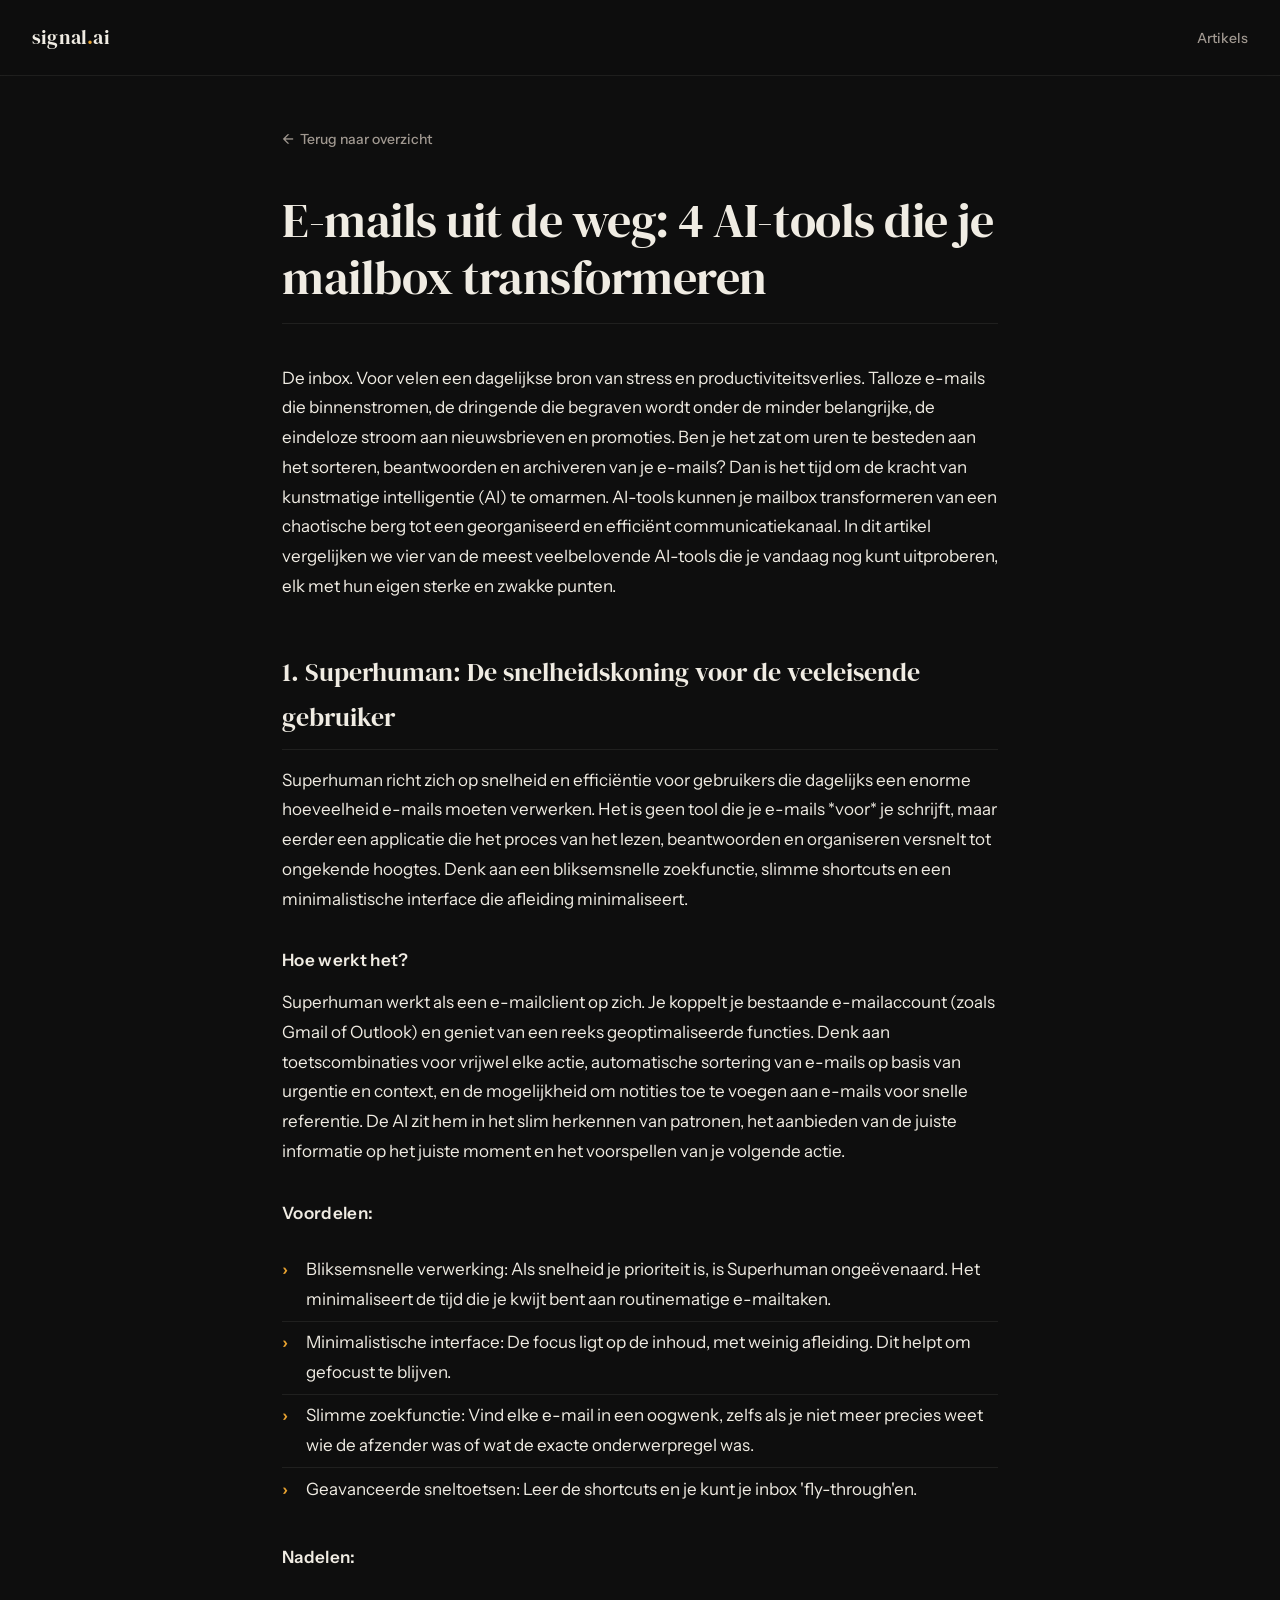
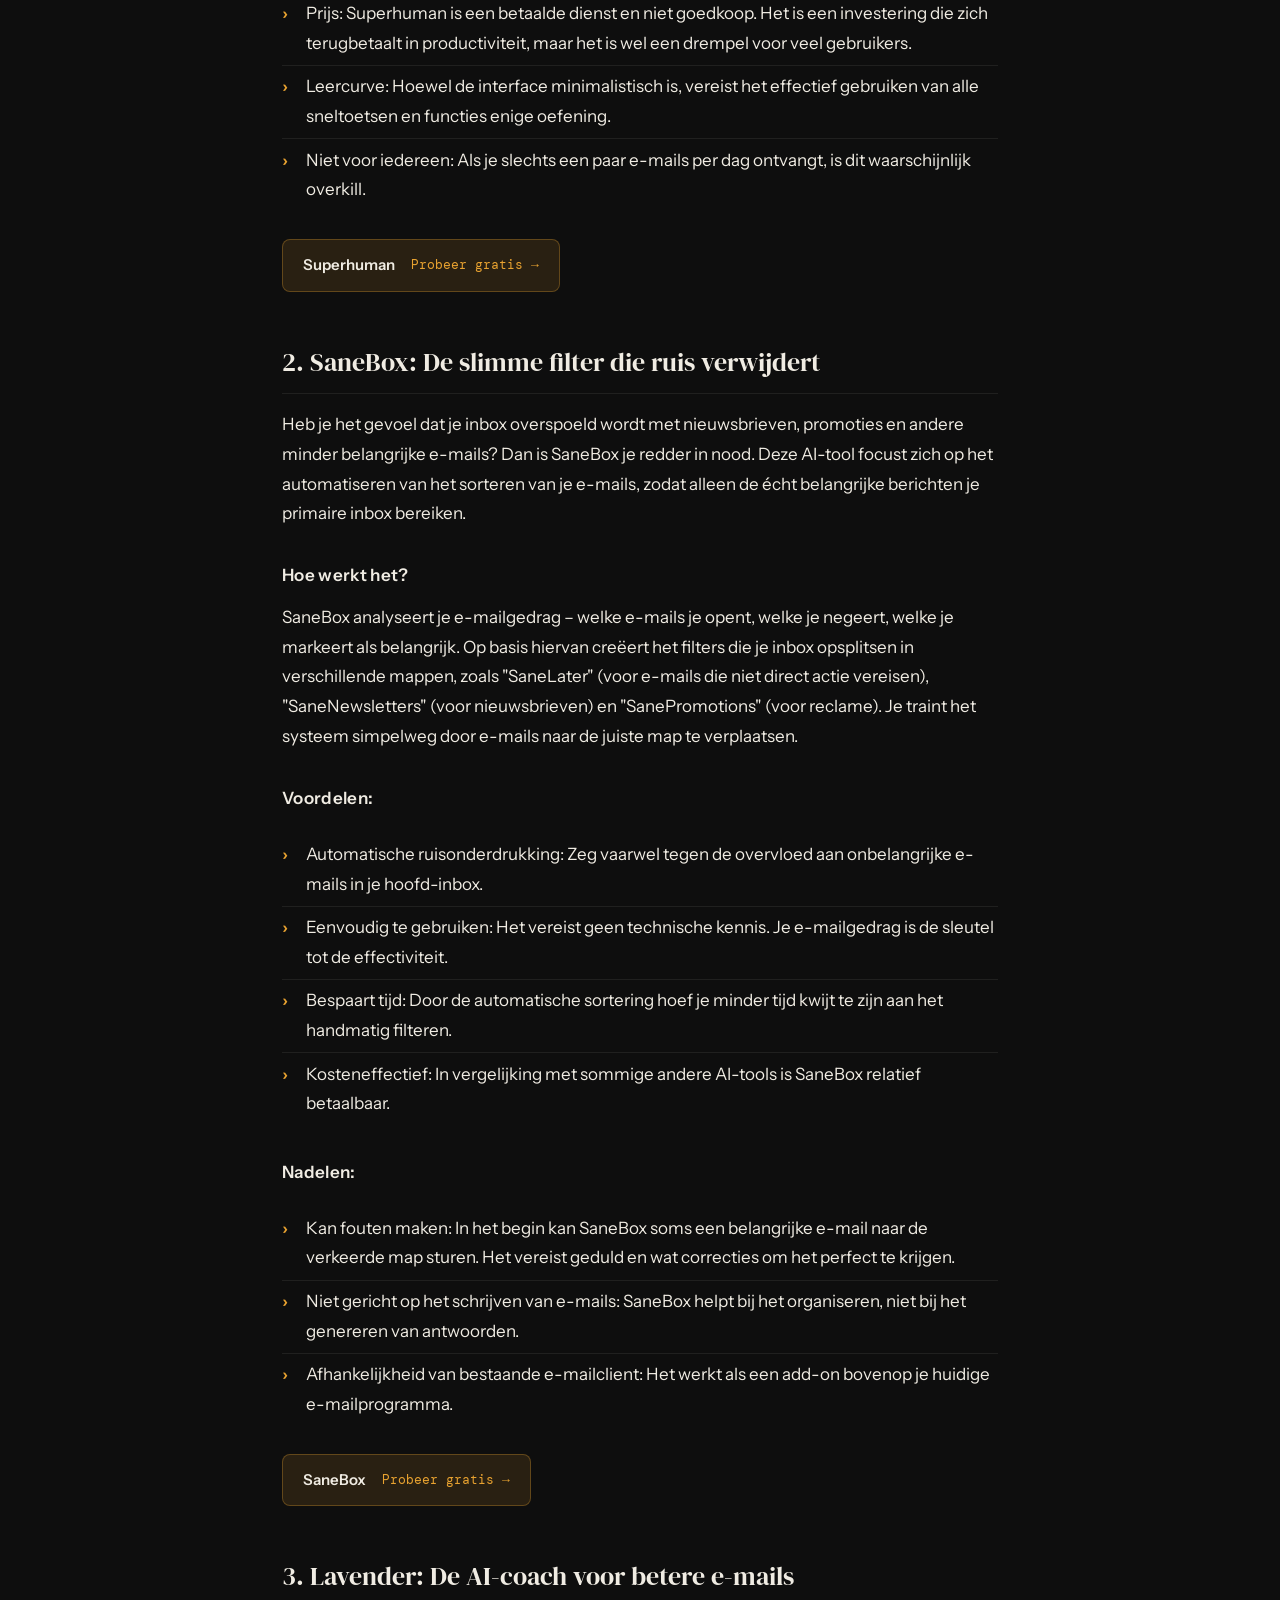
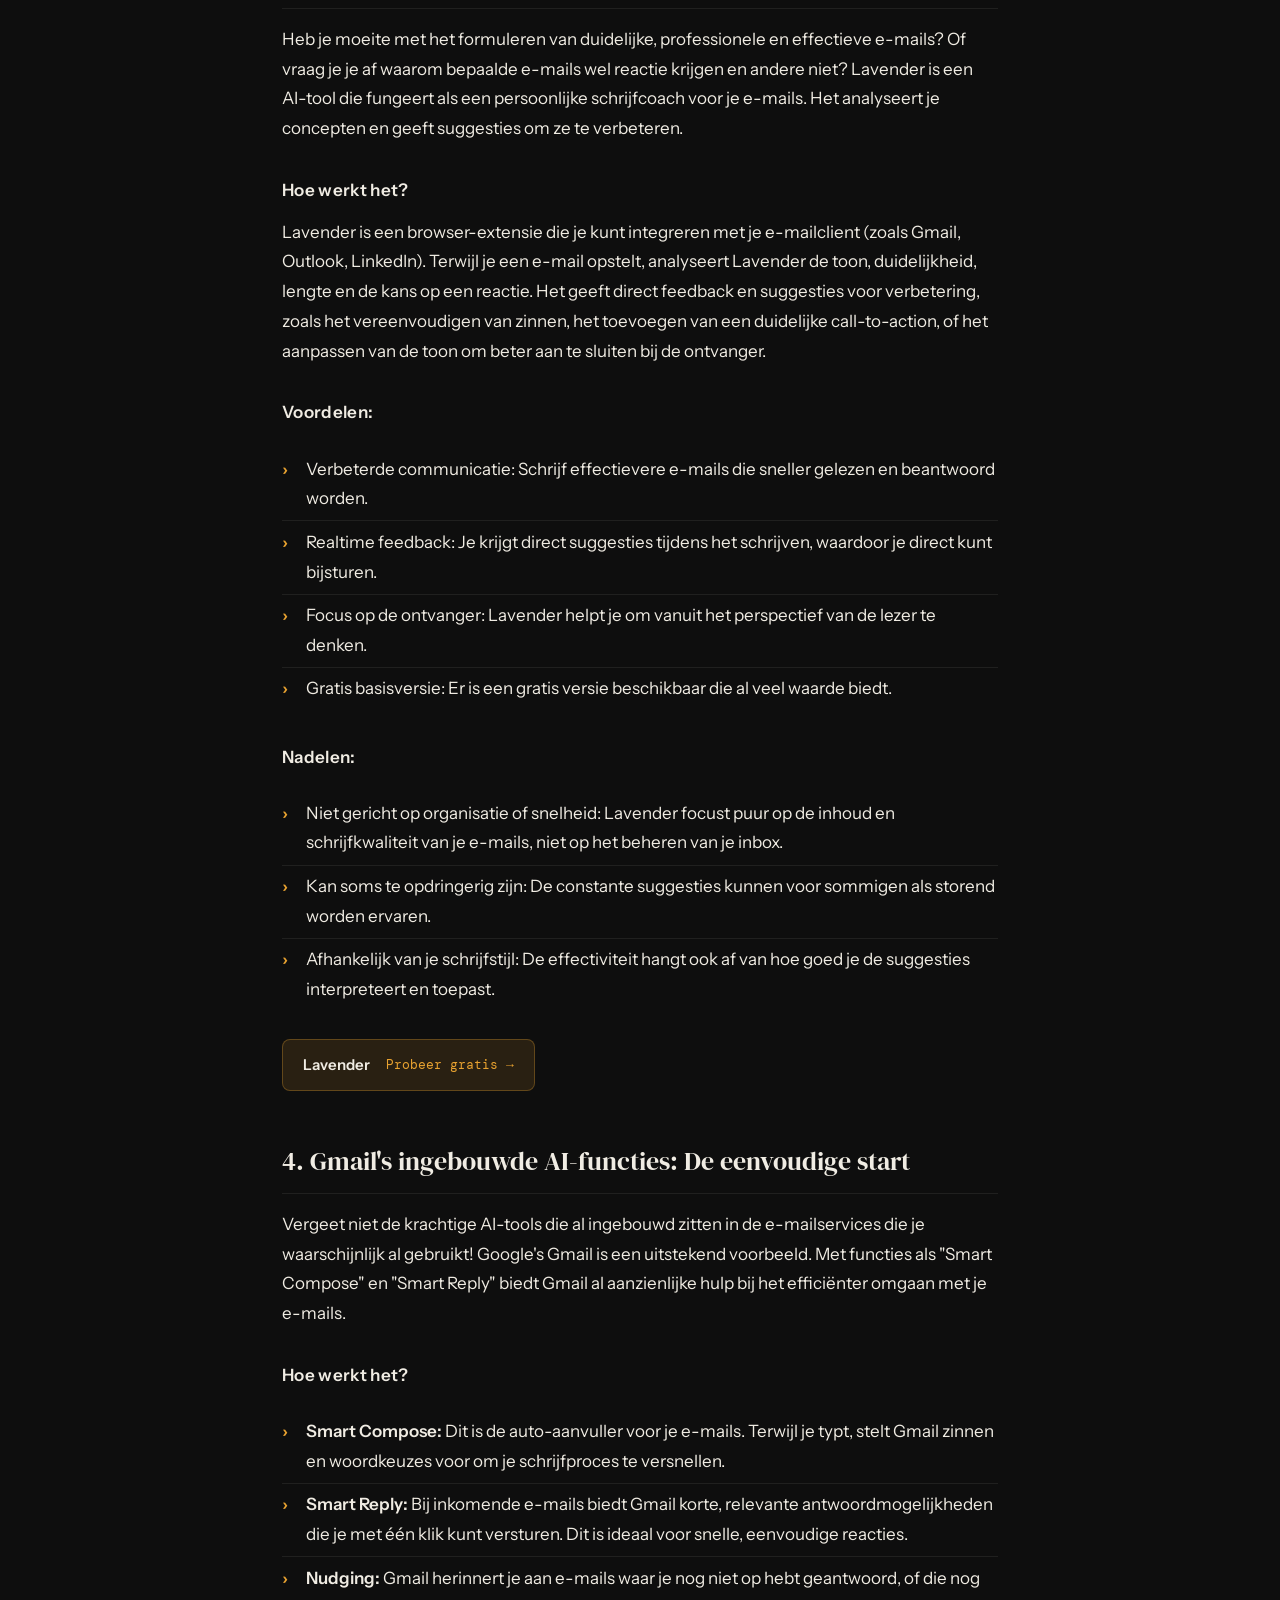
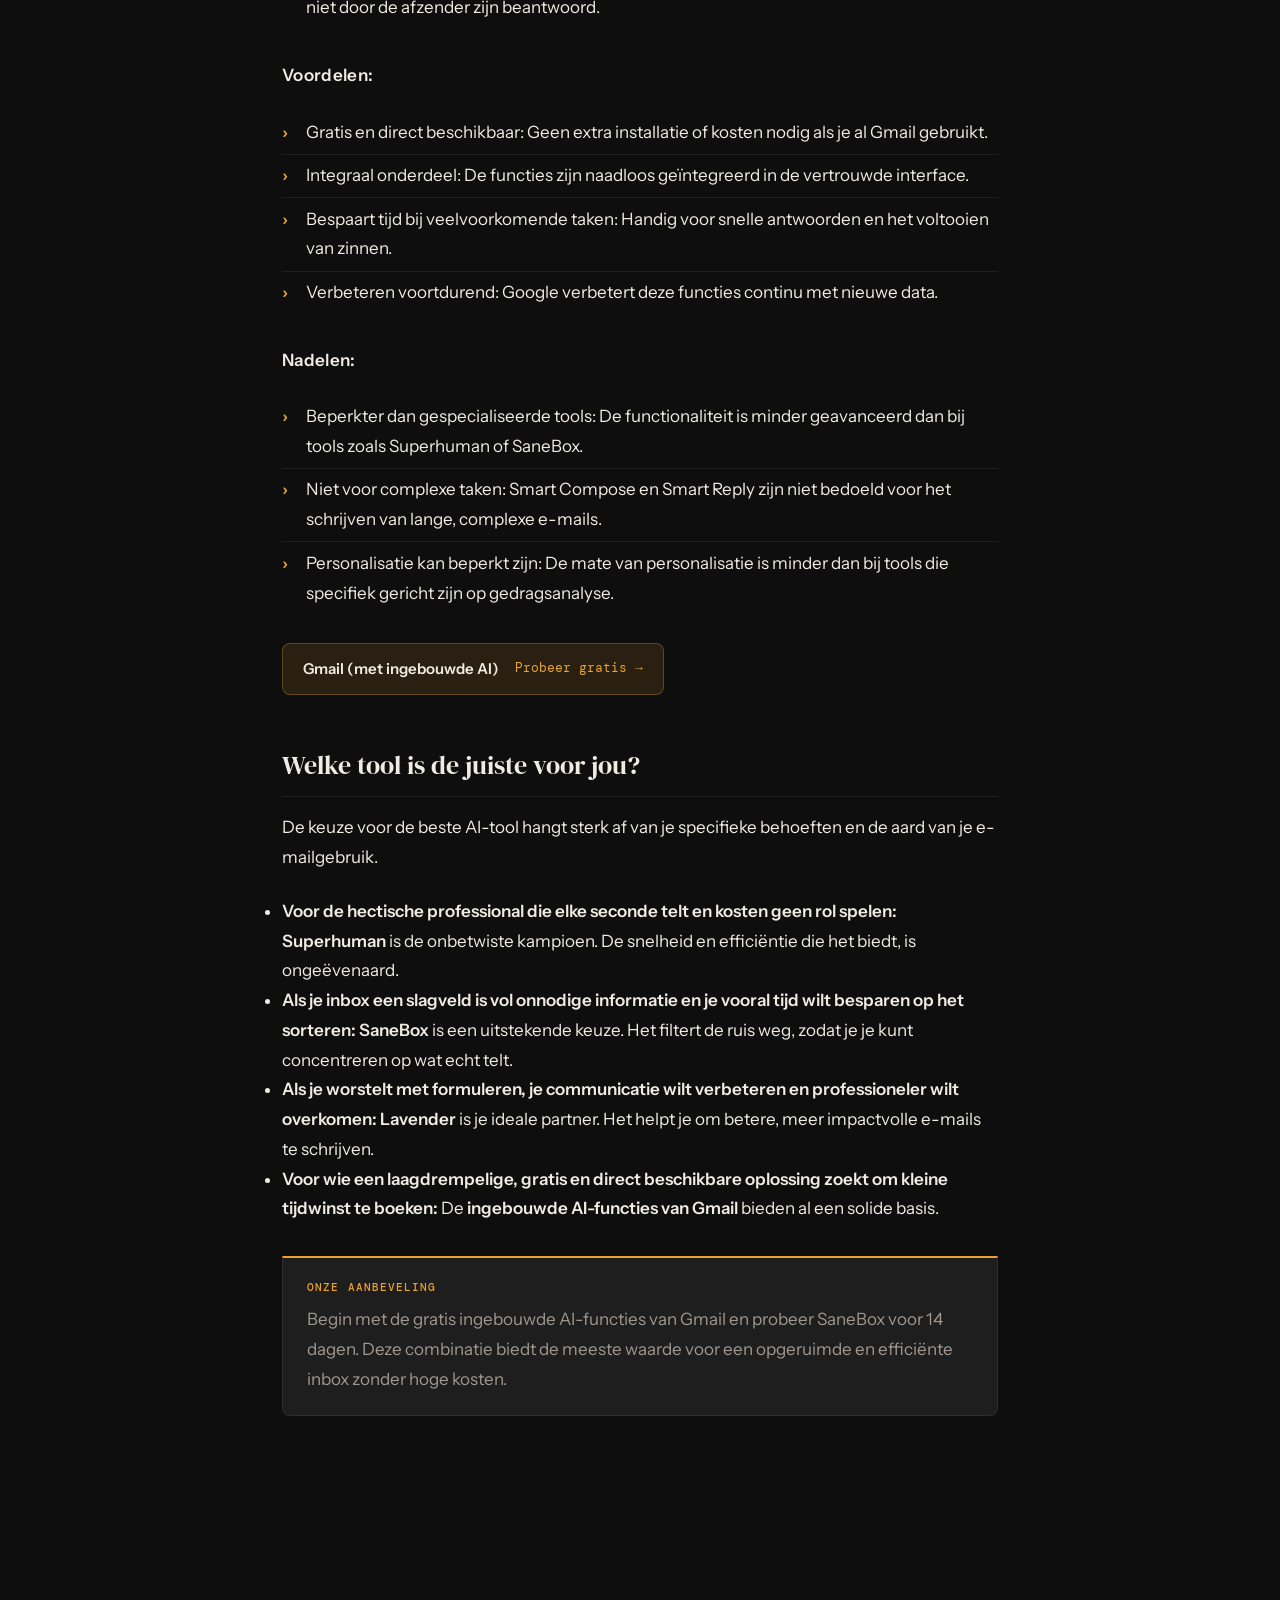
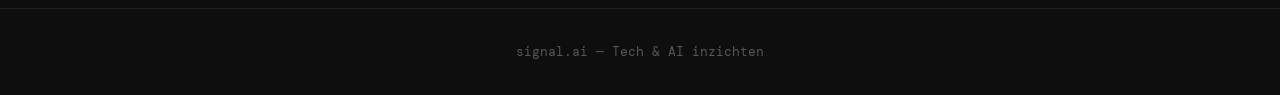
<file: articles/e-mails-uit-de-weg-4-ai-tools-die-je-mailbox-transformeren.html>
<!DOCTYPE html>
<html lang="nl">
<head>
  <meta charset="UTF-8">
  <meta name="viewport" content="width=device-width, initial-scale=1.0">
  <title>E-mails uit de weg: 4 AI-tools die je mailbox transformeren — signal.ai</title>
  <meta name="description" content="Ontdek 4 AI-tools die je mailbox transformeren. Van Superhuman's snelheid tot SaneBox's filter en Lavender's schrijfcoach. Vind de beste voor jou.">
  <link rel="canonical" href="https://vdben83.github.io/n8n-niche-publisher/articles/e-mails-uit-de-weg-4-ai-tools-die-je-mailbox-transformeren.html">
  <meta property="og:type" content="article">
  <meta property="og:title" content="E-mails uit de weg: 4 AI-tools die je mailbox transformeren">
  <meta property="og:description" content="Ontdek 4 AI-tools die je mailbox transformeren. Van Superhuman's snelheid tot SaneBox's filter en Lavender's schrijfcoach. Vind de beste voor jou.">
  <meta property="og:url" content="https://vdben83.github.io/n8n-niche-publisher/articles/e-mails-uit-de-weg-4-ai-tools-die-je-mailbox-transformeren.html">
  <link rel="stylesheet" href="../style.css">
</head>
<body>
<header class="site-header">
  <a href="../index.html" class="logo">signal<span>.</span>ai</a>
  <nav><a href="../index.html">Artikels</a></nav>
</header>
<div class="page-wrapper">
  <a href="../index.html" class="back-link">Terug naar overzicht</a>
  <article class="artikel">
  <h1>E-mails uit de weg: 4 AI-tools die je mailbox transformeren</h1>
  <p class="meta"></p>
  <div class="inhoud">
    <p>De inbox. Voor velen een dagelijkse bron van stress en productiviteitsverlies. Talloze e-mails die binnenstromen, de dringende die begraven wordt onder de minder belangrijke, de eindeloze stroom aan nieuwsbrieven en promoties. Ben je het zat om uren te besteden aan het sorteren, beantwoorden en archiveren van je e-mails? Dan is het tijd om de kracht van kunstmatige intelligentie (AI) te omarmen. AI-tools kunnen je mailbox transformeren van een chaotische berg tot een georganiseerd en efficiënt communicatiekanaal. In dit artikel vergelijken we vier van de meest veelbelovende AI-tools die je vandaag nog kunt uitproberen, elk met hun eigen sterke en zwakke punten.</p>

    <h2>1. Superhuman: De snelheidskoning voor de veeleisende gebruiker</h2>
    <p>Superhuman richt zich op snelheid en efficiëntie voor gebruikers die dagelijks een enorme hoeveelheid e-mails moeten verwerken. Het is geen tool die je e-mails *voor* je schrijft, maar eerder een applicatie die het proces van het lezen, beantwoorden en organiseren versnelt tot ongekende hoogtes. Denk aan een bliksemsnelle zoekfunctie, slimme shortcuts en een minimalistische interface die afleiding minimaliseert.</p>
    <h3>Hoe werkt het?</h3>
    <p>Superhuman werkt als een e-mailclient op zich. Je koppelt je bestaande e-mailaccount (zoals Gmail of Outlook) en geniet van een reeks geoptimaliseerde functies. Denk aan toetscombinaties voor vrijwel elke actie, automatische sortering van e-mails op basis van urgentie en context, en de mogelijkheid om notities toe te voegen aan e-mails voor snelle referentie. De AI zit hem in het slim herkennen van patronen, het aanbieden van de juiste informatie op het juiste moment en het voorspellen van je volgende actie.</p>
    <h3>Voordelen:</h3>
    <ul class="lijst">
      <li>Bliksemsnelle verwerking: Als snelheid je prioriteit is, is Superhuman ongeëvenaard. Het minimaliseert de tijd die je kwijt bent aan routinematige e-mailtaken.</li>
      <li>Minimalistische interface: De focus ligt op de inhoud, met weinig afleiding. Dit helpt om gefocust te blijven.</li>
      <li>Slimme zoekfunctie: Vind elke e-mail in een oogwenk, zelfs als je niet meer precies weet wie de afzender was of wat de exacte onderwerpregel was.</li>
      <li>Geavanceerde sneltoetsen: Leer de shortcuts en je kunt je inbox 'fly-through'en.</li>
    </ul>
    <h3>Nadelen:</h3>
    <ul class="lijst">
      <li>Prijs: Superhuman is een betaalde dienst en niet goedkoop. Het is een investering die zich terugbetaalt in productiviteit, maar het is wel een drempel voor veel gebruikers.</li>
      <li>Leercurve: Hoewel de interface minimalistisch is, vereist het effectief gebruiken van alle sneltoetsen en functies enige oefening.</li>
      <li>Niet voor iedereen: Als je slechts een paar e-mails per dag ontvangt, is dit waarschijnlijk overkill.</li>
    </ul>
    <div class="product-link">
      <a href="AFFILIATE_LINK" class="product-btn">
        <span class="product-naam">Superhuman</span>
        <span class="product-actie">Probeer gratis →</span>
      </a>
    </div>

    <h2>2. SaneBox: De slimme filter die ruis verwijdert</h2>
    <p>Heb je het gevoel dat je inbox overspoeld wordt met nieuwsbrieven, promoties en andere minder belangrijke e-mails? Dan is SaneBox je redder in nood. Deze AI-tool focust zich op het automatiseren van het sorteren van je e-mails, zodat alleen de écht belangrijke berichten je primaire inbox bereiken.</p>
    <h3>Hoe werkt het?</h3>
    <p>SaneBox analyseert je e-mailgedrag – welke e-mails je opent, welke je negeert, welke je markeert als belangrijk. Op basis hiervan creëert het filters die je inbox opsplitsen in verschillende mappen, zoals "SaneLater" (voor e-mails die niet direct actie vereisen), "SaneNewsletters" (voor nieuwsbrieven) en "SanePromotions" (voor reclame). Je traint het systeem simpelweg door e-mails naar de juiste map te verplaatsen.</p>
    <h3>Voordelen:</h3>
    <ul class="lijst">
      <li>Automatische ruisonderdrukking: Zeg vaarwel tegen de overvloed aan onbelangrijke e-mails in je hoofd-inbox.</li>
      <li>Eenvoudig te gebruiken: Het vereist geen technische kennis. Je e-mailgedrag is de sleutel tot de effectiviteit.</li>
      <li>Bespaart tijd: Door de automatische sortering hoef je minder tijd kwijt te zijn aan het handmatig filteren.</li>
      <li>Kosteneffectief: In vergelijking met sommige andere AI-tools is SaneBox relatief betaalbaar.</li>
    </ul>
    <h3>Nadelen:</h3>
    <ul class="lijst">
      <li>Kan fouten maken: In het begin kan SaneBox soms een belangrijke e-mail naar de verkeerde map sturen. Het vereist geduld en wat correcties om het perfect te krijgen.</li>
      <li>Niet gericht op het schrijven van e-mails: SaneBox helpt bij het organiseren, niet bij het genereren van antwoorden.</li>
      <li>Afhankelijkheid van bestaande e-mailclient: Het werkt als een add-on bovenop je huidige e-mailprogramma.</li>
    </ul>
    <div class="product-link">
      <a href="AFFILIATE_LINK" class="product-btn">
        <span class="product-naam">SaneBox</span>
        <span class="product-actie">Probeer gratis →</span>
      </a>
    </div>

    <h2>3. Lavender: De AI-coach voor betere e-mails</h2>
    <p>Heb je moeite met het formuleren van duidelijke, professionele en effectieve e-mails? Of vraag je je af waarom bepaalde e-mails wel reactie krijgen en andere niet? Lavender is een AI-tool die fungeert als een persoonlijke schrijfcoach voor je e-mails. Het analyseert je concepten en geeft suggesties om ze te verbeteren.</p>
    <h3>Hoe werkt het?</h3>
    <p>Lavender is een browser-extensie die je kunt integreren met je e-mailclient (zoals Gmail, Outlook, LinkedIn). Terwijl je een e-mail opstelt, analyseert Lavender de toon, duidelijkheid, lengte en de kans op een reactie. Het geeft direct feedback en suggesties voor verbetering, zoals het vereenvoudigen van zinnen, het toevoegen van een duidelijke call-to-action, of het aanpassen van de toon om beter aan te sluiten bij de ontvanger.</p>
    <h3>Voordelen:</h3>
    <ul class="lijst">
      <li>Verbeterde communicatie: Schrijf effectievere e-mails die sneller gelezen en beantwoord worden.</li>
      <li>Realtime feedback: Je krijgt direct suggesties tijdens het schrijven, waardoor je direct kunt bijsturen.</li>
      <li>Focus op de ontvanger: Lavender helpt je om vanuit het perspectief van de lezer te denken.</li>
      <li>Gratis basisversie: Er is een gratis versie beschikbaar die al veel waarde biedt.</li>
    </ul>
    <h3>Nadelen:</h3>
    <ul class="lijst">
      <li>Niet gericht op organisatie of snelheid: Lavender focust puur op de inhoud en schrijfkwaliteit van je e-mails, niet op het beheren van je inbox.</li>
      <li>Kan soms te opdringerig zijn: De constante suggesties kunnen voor sommigen als storend worden ervaren.</li>
      <li>Afhankelijk van je schrijfstijl: De effectiviteit hangt ook af van hoe goed je de suggesties interpreteert en toepast.</li>
    </ul>
    <div class="product-link">
      <a href="AFFILIATE_LINK" class="product-btn">
        <span class="product-naam">Lavender</span>
        <span class="product-actie">Probeer gratis →</span>
      </a>
    </div>

    <h2>4. Gmail's ingebouwde AI-functies: De eenvoudige start</h2>
    <p>Vergeet niet de krachtige AI-tools die al ingebouwd zitten in de e-mailservices die je waarschijnlijk al gebruikt! Google's Gmail is een uitstekend voorbeeld. Met functies als "Smart Compose" en "Smart Reply" biedt Gmail al aanzienlijke hulp bij het efficiënter omgaan met je e-mails.</p>
    <h3>Hoe werkt het?</h3>
    <ul class="lijst">
      <li><strong>Smart Compose:</strong> Dit is de auto-aanvuller voor je e-mails. Terwijl je typt, stelt Gmail zinnen en woordkeuzes voor om je schrijfproces te versnellen.</li>
      <li><strong>Smart Reply:</strong> Bij inkomende e-mails biedt Gmail korte, relevante antwoordmogelijkheden die je met één klik kunt versturen. Dit is ideaal voor snelle, eenvoudige reacties.</li>
      <li><strong>Nudging:</strong> Gmail herinnert je aan e-mails waar je nog niet op hebt geantwoord, of die nog niet door de afzender zijn beantwoord.</li>
    </ul>
    <h3>Voordelen:</h3>
    <ul class="lijst">
      <li>Gratis en direct beschikbaar: Geen extra installatie of kosten nodig als je al Gmail gebruikt.</li>
      <li>Integraal onderdeel: De functies zijn naadloos geïntegreerd in de vertrouwde interface.</li>
      <li>Bespaart tijd bij veelvoorkomende taken: Handig voor snelle antwoorden en het voltooien van zinnen.</li>
      <li>Verbeteren voortdurend: Google verbetert deze functies continu met nieuwe data.</li>
    </ul>
    <h3>Nadelen:</h3>
    <ul class="lijst">
      <li>Beperkter dan gespecialiseerde tools: De functionaliteit is minder geavanceerd dan bij tools zoals Superhuman of SaneBox.</li>
      <li>Niet voor complexe taken: Smart Compose en Smart Reply zijn niet bedoeld voor het schrijven van lange, complexe e-mails.</li>
      <li>Personalisatie kan beperkt zijn: De mate van personalisatie is minder dan bij tools die specifiek gericht zijn op gedragsanalyse.</li>
    </ul>
    <div class="product-link">
      <a href="AFFILIATE_LINK" class="product-btn">
        <span class="product-naam">Gmail (met ingebouwde AI)</span>
        <span class="product-actie">Probeer gratis →</span>
      </a>
    </div>

    <h2>Welke tool is de juiste voor jou?</h2>
    <p>De keuze voor de beste AI-tool hangt sterk af van je specifieke behoeften en de aard van je e-mailgebruik.</p>
    <ul>
      <li><strong>Voor de hectische professional die elke seconde telt en kosten geen rol spelen:</strong> <strong>Superhuman</strong> is de onbetwiste kampioen. De snelheid en efficiëntie die het biedt, is ongeëvenaard.</li>
      <li><strong>Als je inbox een slagveld is vol onnodige informatie en je vooral tijd wilt besparen op het sorteren:</strong> <strong>SaneBox</strong> is een uitstekende keuze. Het filtert de ruis weg, zodat je je kunt concentreren op wat echt telt.</li>
      <li><strong>Als je worstelt met formuleren, je communicatie wilt verbeteren en professioneler wilt overkomen:</strong> <strong>Lavender</strong> is je ideale partner. Het helpt je om betere, meer impactvolle e-mails te schrijven.</li>
      <li><strong>Voor wie een laagdrempelige, gratis en direct beschikbare oplossing zoekt om kleine tijdwinst te boeken:</strong> De <strong>ingebouwde AI-functies van Gmail</strong> bieden al een solide basis.</li>
    </ul>
    <div class="highlight">
      <p class="highlight-label">Onze aanbeveling</p>
      <p>Begin met de gratis ingebouwde AI-functies van Gmail en probeer SaneBox voor 14 dagen. Deze combinatie biedt de meeste waarde voor een opgeruimde en efficiënte inbox zonder hoge kosten.</p>
    </div>
  </div>
</article>
</div>
<footer class="site-footer">signal.ai — Tech &amp; AI inzichten</footer>
</body>
</html>
</file>
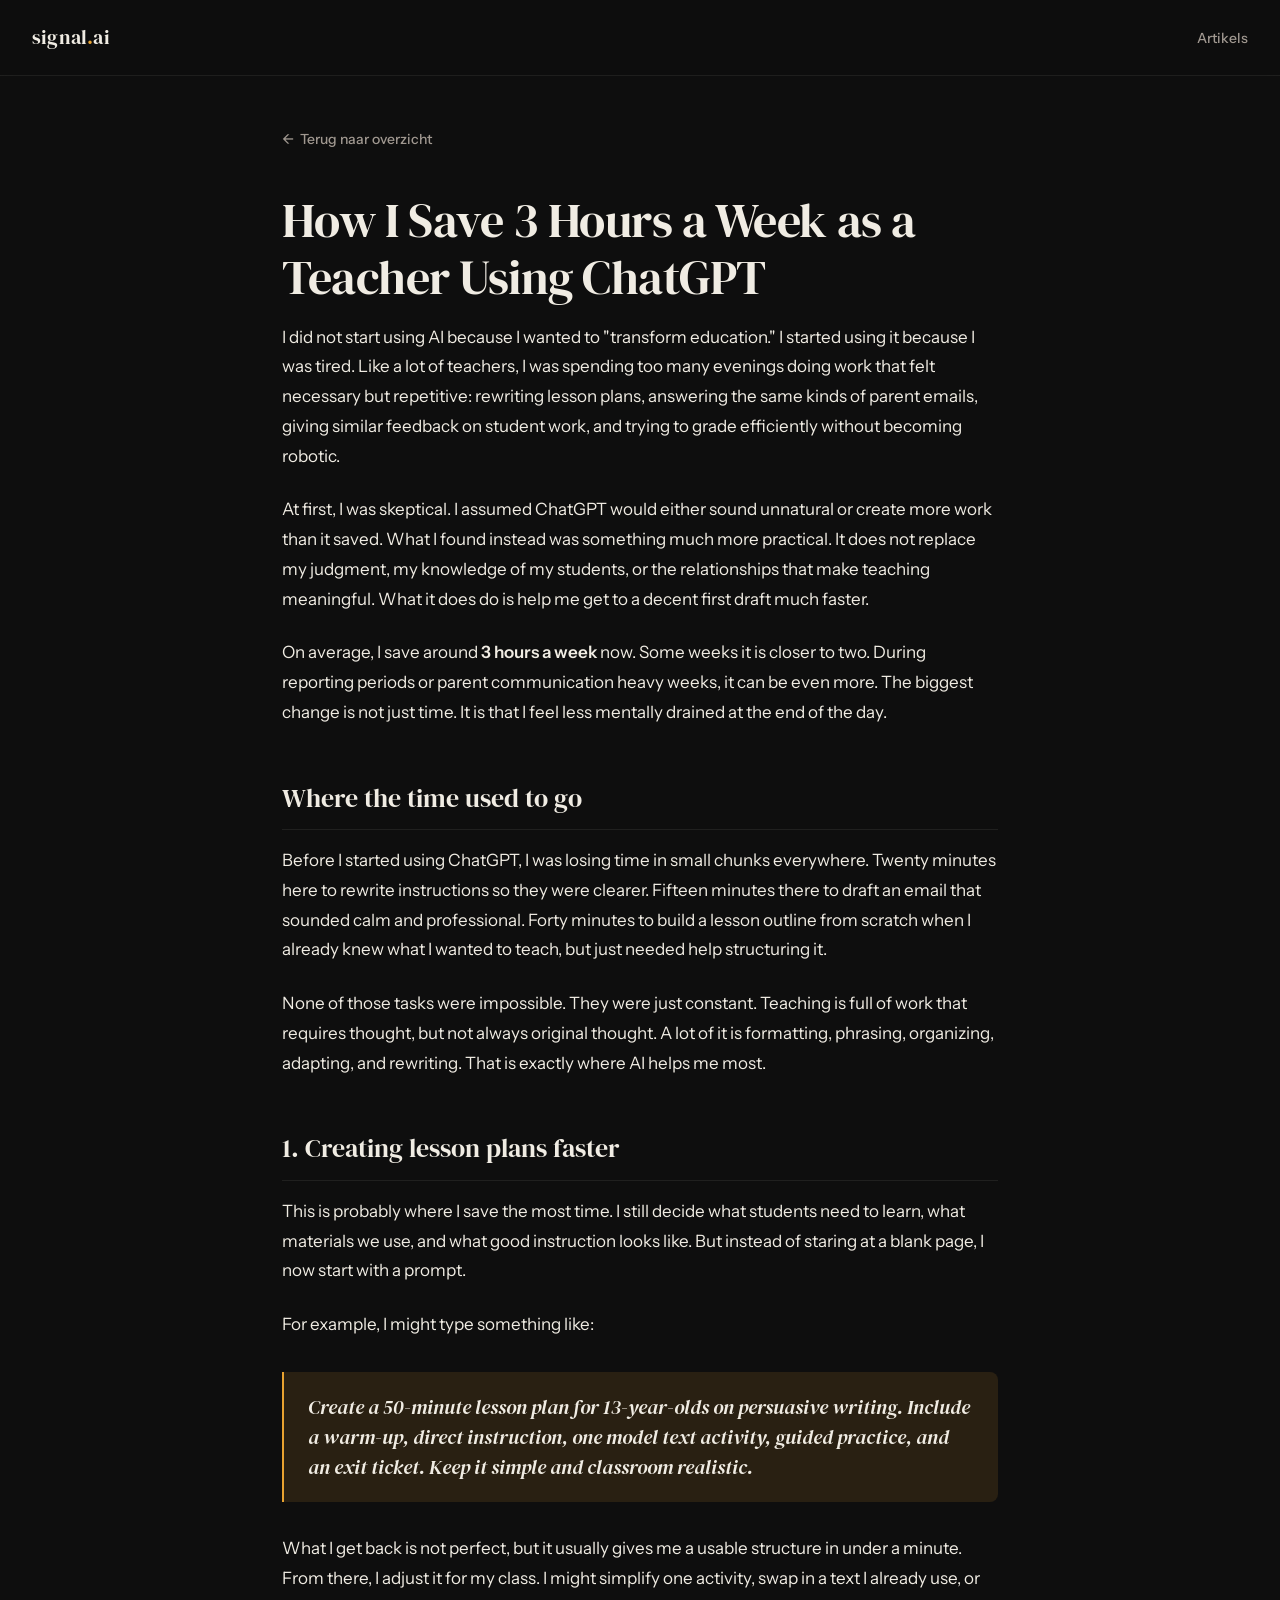
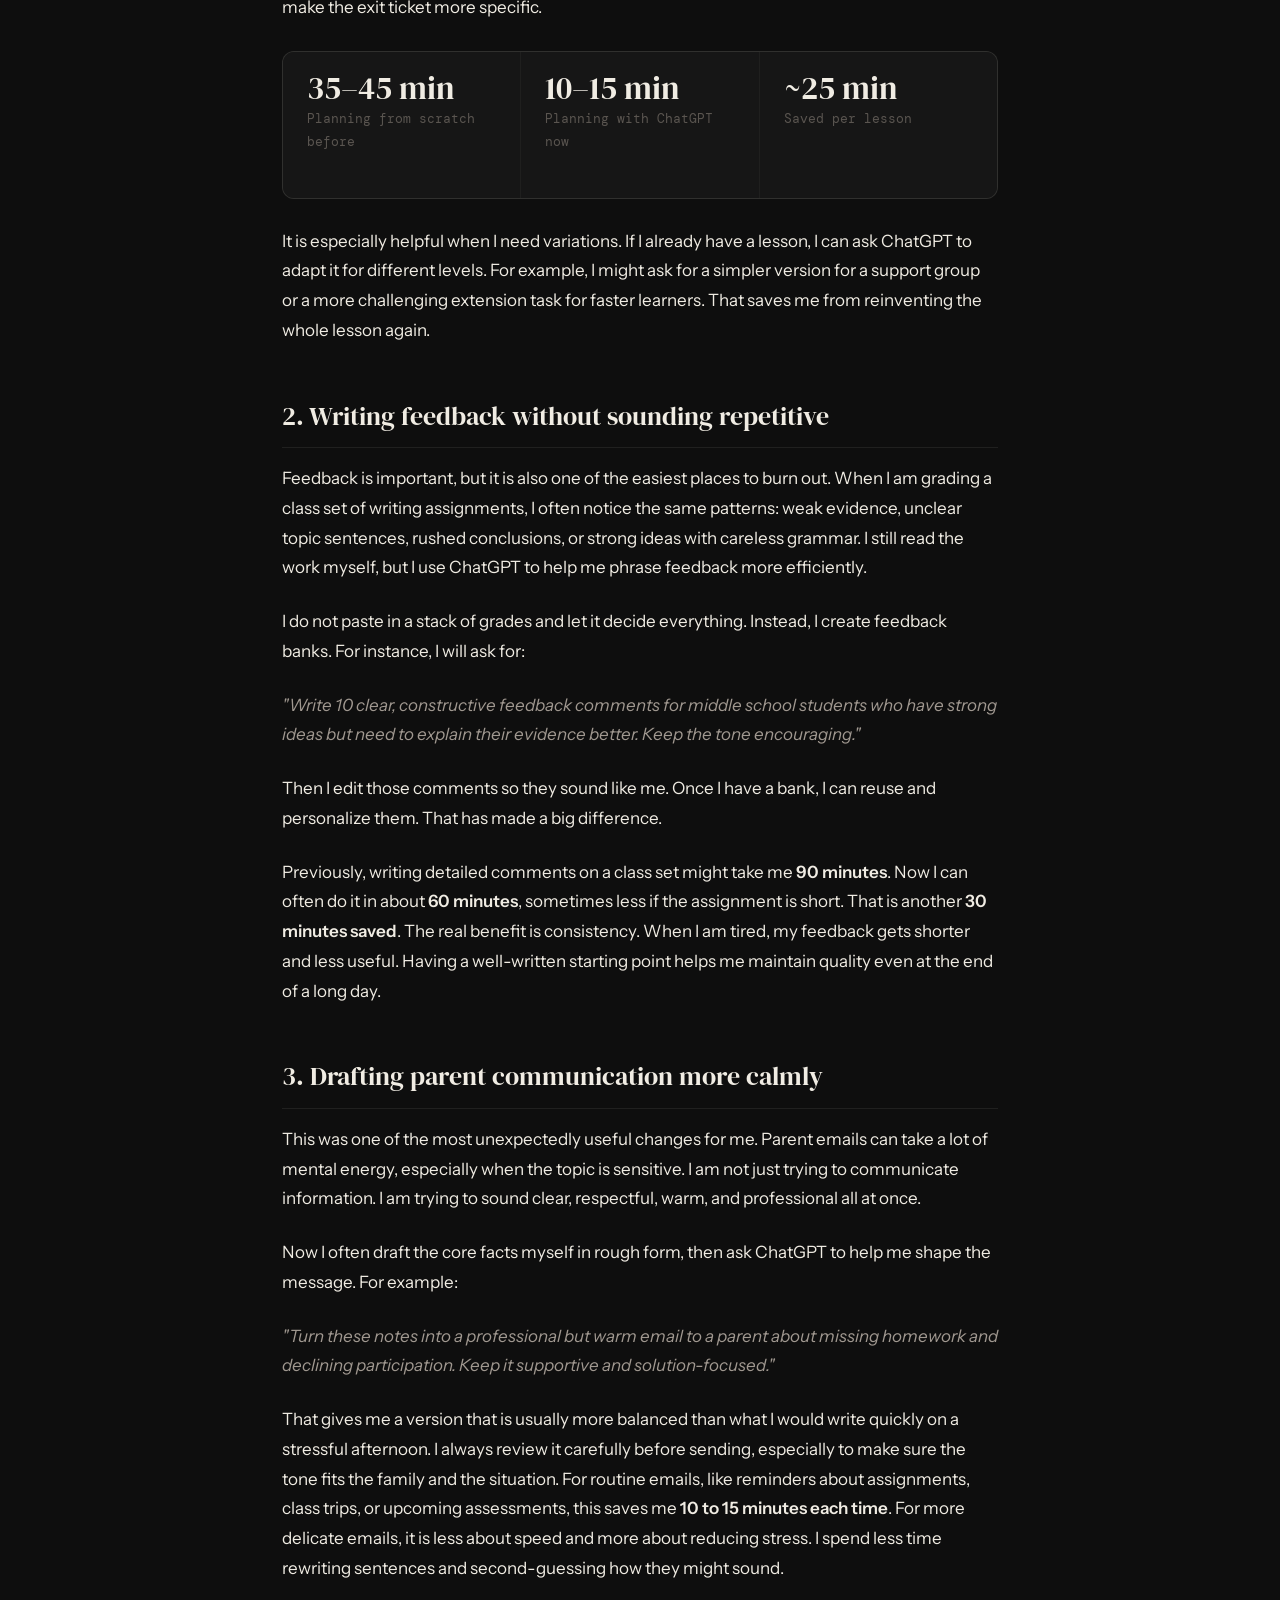
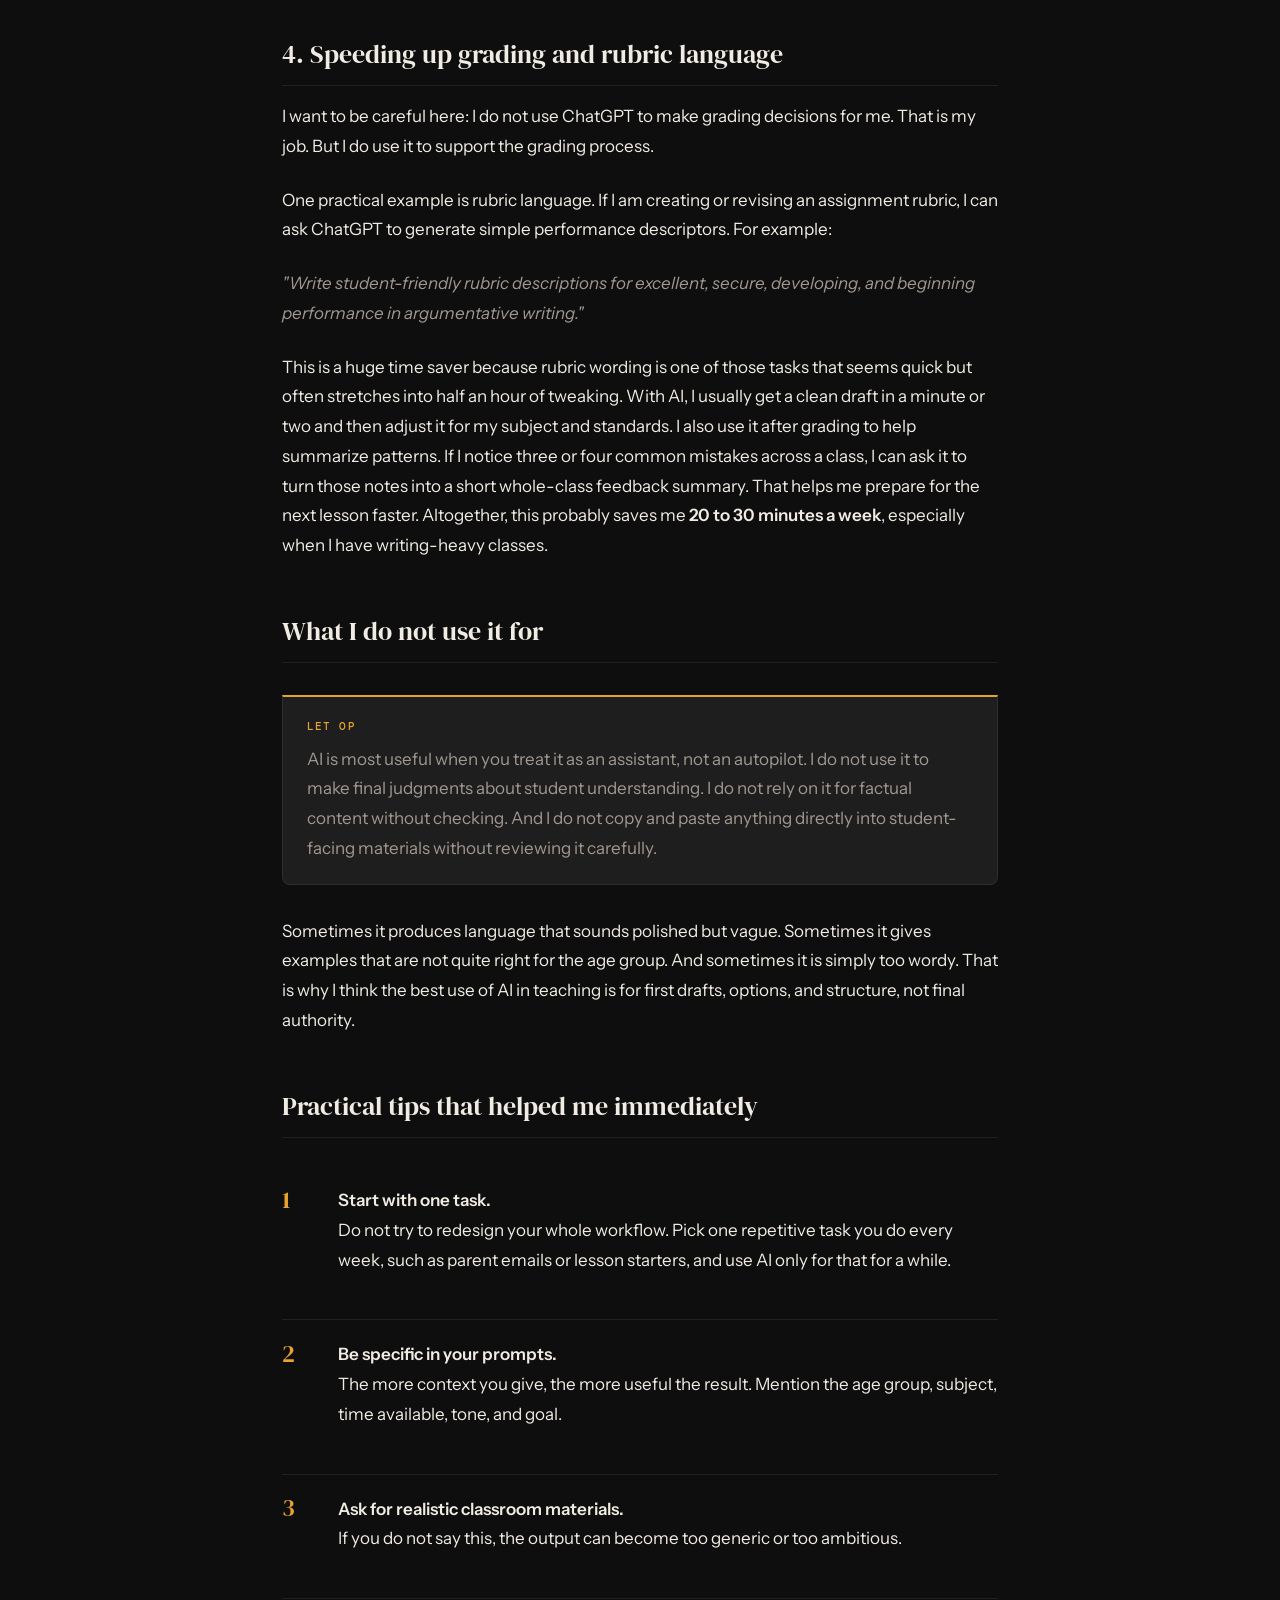
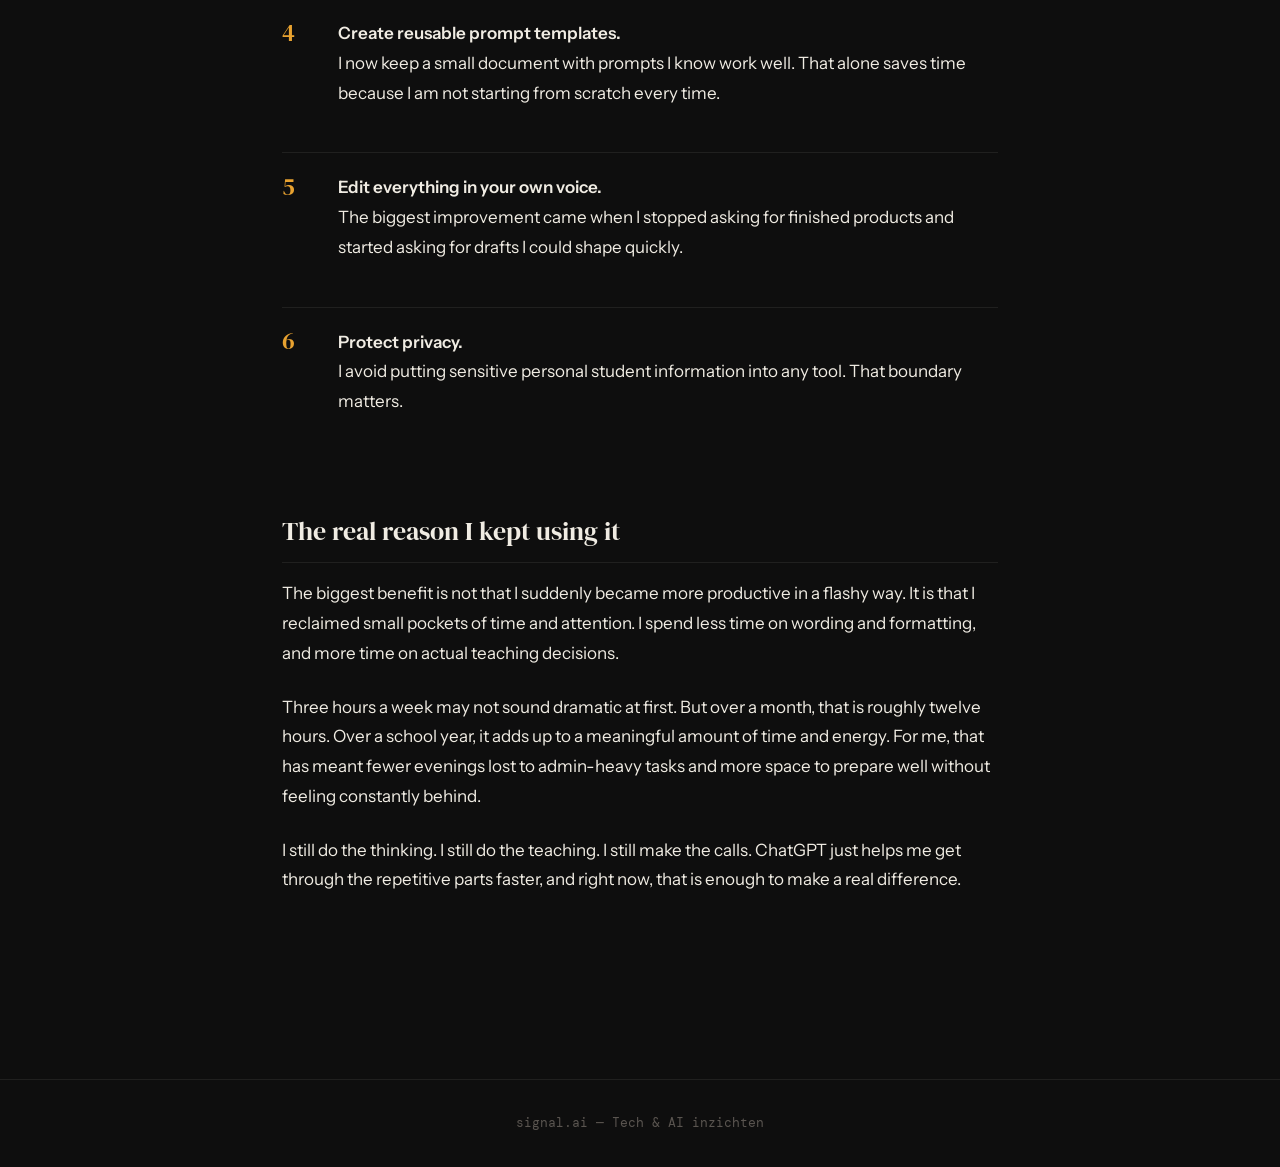
<file: articles/how-i-save-3-hours-a-week-as-a-teacher-using-chatgpt.html>
<!DOCTYPE html>
<html lang="nl">
<head>
  <meta charset="UTF-8">
  <meta name="viewport" content="width=device-width, initial-scale=1.0">
  <title>How I Save 3 Hours a Week as a Teacher Using ChatGPT — signal.ai</title>
  <link rel="stylesheet" href="../style.css">
</head>
<body>
<header class="site-header">
  <a href="../index.html" class="logo">signal<span>.</span>ai</a>
  <nav><a href="../index.html">Artikels</a></nav>
</header>
<div class="page-wrapper">
  <a href="../index.html" class="back-link">Terug naar overzicht</a>
  <article class="artikel">
  <h1>How I Save 3 Hours a Week as a Teacher Using ChatGPT</h1>
  <div class="inhoud">

    <p>I did not start using AI because I wanted to "transform education." I started using it because I was tired. Like a lot of teachers, I was spending too many evenings doing work that felt necessary but repetitive: rewriting lesson plans, answering the same kinds of parent emails, giving similar feedback on student work, and trying to grade efficiently without becoming robotic.</p>
    <p>At first, I was skeptical. I assumed ChatGPT would either sound unnatural or create more work than it saved. What I found instead was something much more practical. It does not replace my judgment, my knowledge of my students, or the relationships that make teaching meaningful. What it does do is help me get to a decent first draft much faster.</p>
    <p>On average, I save around <strong>3 hours a week</strong> now. Some weeks it is closer to two. During reporting periods or parent communication heavy weeks, it can be even more. The biggest change is not just time. It is that I feel less mentally drained at the end of the day.</p>

    <h2>Where the time used to go</h2>
    <p>Before I started using ChatGPT, I was losing time in small chunks everywhere. Twenty minutes here to rewrite instructions so they were clearer. Fifteen minutes there to draft an email that sounded calm and professional. Forty minutes to build a lesson outline from scratch when I already knew what I wanted to teach, but just needed help structuring it.</p>
    <p>None of those tasks were impossible. They were just constant. Teaching is full of work that requires thought, but not always original thought. A lot of it is formatting, phrasing, organizing, adapting, and rewriting. That is exactly where AI helps me most.</p>

    <h2>1. Creating lesson plans faster</h2>
    <p>This is probably where I save the most time. I still decide what students need to learn, what materials we use, and what good instruction looks like. But instead of staring at a blank page, I now start with a prompt.</p>
    <p>For example, I might type something like:</p>
    <blockquote class="quote">
      <p>Create a 50-minute lesson plan for 13-year-olds on persuasive writing. Include a warm-up, direct instruction, one model text activity, guided practice, and an exit ticket. Keep it simple and classroom realistic.</p>
    </blockquote>
    <p>What I get back is not perfect, but it usually gives me a usable structure in under a minute. From there, I adjust it for my class. I might simplify one activity, swap in a text I already use, or make the exit ticket more specific.</p>
    <div class="stats">
      <div class="stat">
        <p class="stat-value">35–45 min</p>
        <p class="stat-label">Planning from scratch before</p>
      </div>
      <div class="stat">
        <p class="stat-value">10–15 min</p>
        <p class="stat-label">Planning with ChatGPT now</p>
      </div>
      <div class="stat">
        <p class="stat-value">~25 min</p>
        <p class="stat-label">Saved per lesson</p>
      </div>
    </div>
    <p>It is especially helpful when I need variations. If I already have a lesson, I can ask ChatGPT to adapt it for different levels. For example, I might ask for a simpler version for a support group or a more challenging extension task for faster learners. That saves me from reinventing the whole lesson again.</p>

    <h2>2. Writing feedback without sounding repetitive</h2>
    <p>Feedback is important, but it is also one of the easiest places to burn out. When I am grading a class set of writing assignments, I often notice the same patterns: weak evidence, unclear topic sentences, rushed conclusions, or strong ideas with careless grammar. I still read the work myself, but I use ChatGPT to help me phrase feedback more efficiently.</p>
    <p>I do not paste in a stack of grades and let it decide everything. Instead, I create feedback banks. For instance, I will ask for:</p>
    <p><em>"Write 10 clear, constructive feedback comments for middle school students who have strong ideas but need to explain their evidence better. Keep the tone encouraging."</em></p>
    <p>Then I edit those comments so they sound like me. Once I have a bank, I can reuse and personalize them. That has made a big difference.</p>
    <p>Previously, writing detailed comments on a class set might take me <strong>90 minutes</strong>. Now I can often do it in about <strong>60 minutes</strong>, sometimes less if the assignment is short. That is another <strong>30 minutes saved</strong>. The real benefit is consistency. When I am tired, my feedback gets shorter and less useful. Having a well-written starting point helps me maintain quality even at the end of a long day.</p>

    <h2>3. Drafting parent communication more calmly</h2>
    <p>This was one of the most unexpectedly useful changes for me. Parent emails can take a lot of mental energy, especially when the topic is sensitive. I am not just trying to communicate information. I am trying to sound clear, respectful, warm, and professional all at once.</p>
    <p>Now I often draft the core facts myself in rough form, then ask ChatGPT to help me shape the message. For example:</p>
    <p><em>"Turn these notes into a professional but warm email to a parent about missing homework and declining participation. Keep it supportive and solution-focused."</em></p>
    <p>That gives me a version that is usually more balanced than what I would write quickly on a stressful afternoon. I always review it carefully before sending, especially to make sure the tone fits the family and the situation. For routine emails, like reminders about assignments, class trips, or upcoming assessments, this saves me <strong>10 to 15 minutes each time</strong>. For more delicate emails, it is less about speed and more about reducing stress. I spend less time rewriting sentences and second-guessing how they might sound.</p>

    <h2>4. Speeding up grading and rubric language</h2>
    <p>I want to be careful here: I do not use ChatGPT to make grading decisions for me. That is my job. But I do use it to support the grading process.</p>
    <p>One practical example is rubric language. If I am creating or revising an assignment rubric, I can ask ChatGPT to generate simple performance descriptors. For example:</p>
    <p><em>"Write student-friendly rubric descriptions for excellent, secure, developing, and beginning performance in argumentative writing."</em></p>
    <p>This is a huge time saver because rubric wording is one of those tasks that seems quick but often stretches into half an hour of tweaking. With AI, I usually get a clean draft in a minute or two and then adjust it for my subject and standards. I also use it after grading to help summarize patterns. If I notice three or four common mistakes across a class, I can ask it to turn those notes into a short whole-class feedback summary. That helps me prepare for the next lesson faster. Altogether, this probably saves me <strong>20 to 30 minutes a week</strong>, especially when I have writing-heavy classes.</p>

    <h2>What I do not use it for</h2>
    <div class="highlight">
      <p class="highlight-label">Let op</p>
      <p>AI is most useful when you treat it as an assistant, not an autopilot. I do not use it to make final judgments about student understanding. I do not rely on it for factual content without checking. And I do not copy and paste anything directly into student-facing materials without reviewing it carefully.</p>
    </div>
    <p>Sometimes it produces language that sounds polished but vague. Sometimes it gives examples that are not quite right for the age group. And sometimes it is simply too wordy. That is why I think the best use of AI in teaching is for first drafts, options, and structure, not final authority.</p>

    <h2>Practical tips that helped me immediately</h2>
    <ol class="stappen">
      <li>
        <div>
          <strong>Start with one task.</strong>
          <p>Do not try to redesign your whole workflow. Pick one repetitive task you do every week, such as parent emails or lesson starters, and use AI only for that for a while.</p>
        </div>
      </li>
      <li>
        <div>
          <strong>Be specific in your prompts.</strong>
          <p>The more context you give, the more useful the result. Mention the age group, subject, time available, tone, and goal.</p>
        </div>
      </li>
      <li>
        <div>
          <strong>Ask for realistic classroom materials.</strong>
          <p>If you do not say this, the output can become too generic or too ambitious.</p>
        </div>
      </li>
      <li>
        <div>
          <strong>Create reusable prompt templates.</strong>
          <p>I now keep a small document with prompts I know work well. That alone saves time because I am not starting from scratch every time.</p>
        </div>
      </li>
      <li>
        <div>
          <strong>Edit everything in your own voice.</strong>
          <p>The biggest improvement came when I stopped asking for finished products and started asking for drafts I could shape quickly.</p>
        </div>
      </li>
      <li>
        <div>
          <strong>Protect privacy.</strong>
          <p>I avoid putting sensitive personal student information into any tool. That boundary matters.</p>
        </div>
      </li>
    </ol>

    <h2>The real reason I kept using it</h2>
    <p>The biggest benefit is not that I suddenly became more productive in a flashy way. It is that I reclaimed small pockets of time and attention. I spend less time on wording and formatting, and more time on actual teaching decisions.</p>
    <p>Three hours a week may not sound dramatic at first. But over a month, that is roughly twelve hours. Over a school year, it adds up to a meaningful amount of time and energy. For me, that has meant fewer evenings lost to admin-heavy tasks and more space to prepare well without feeling constantly behind.</p>
    <p>I still do the thinking. I still do the teaching. I still make the calls. ChatGPT just helps me get through the repetitive parts faster, and right now, that is enough to make a real difference.</p>

  </div>
</article>
</div>
<footer class="site-footer">signal.ai — Tech &amp; AI inzichten</footer>
</body>
</html>
</file>
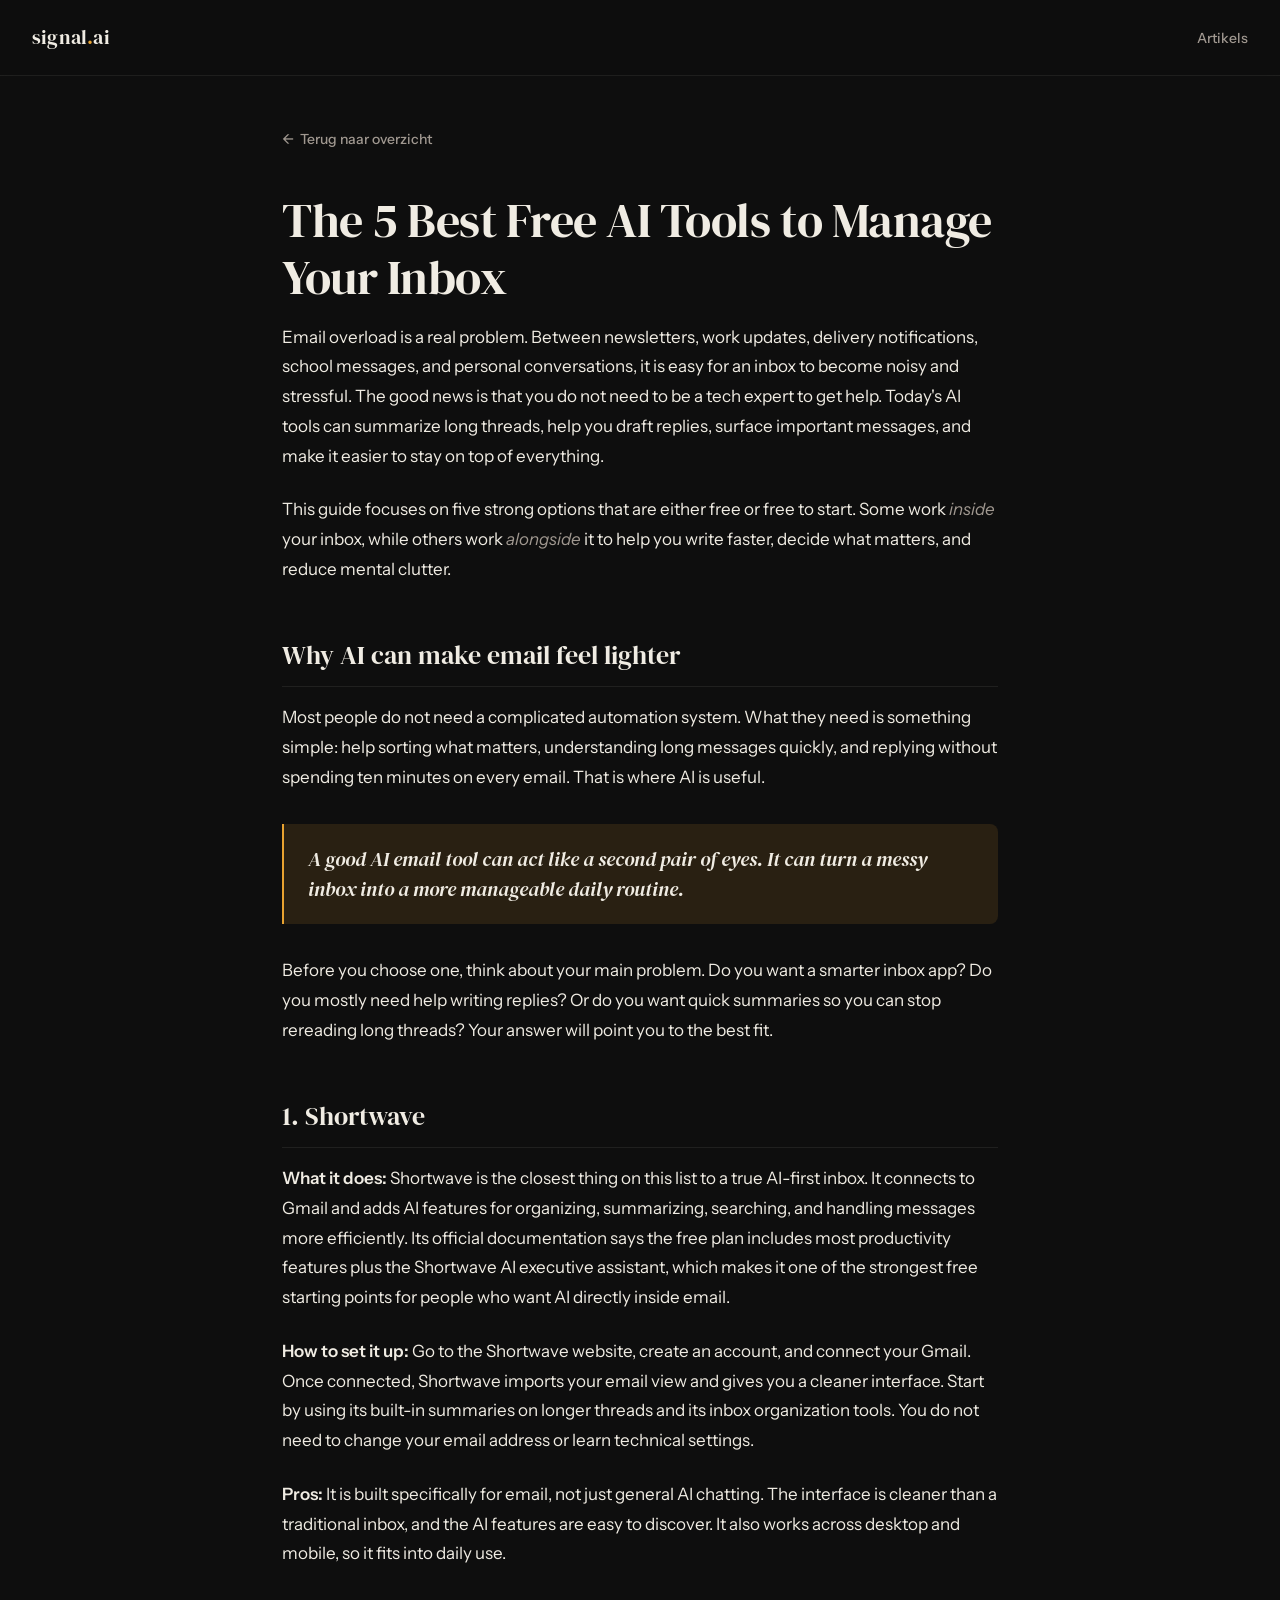
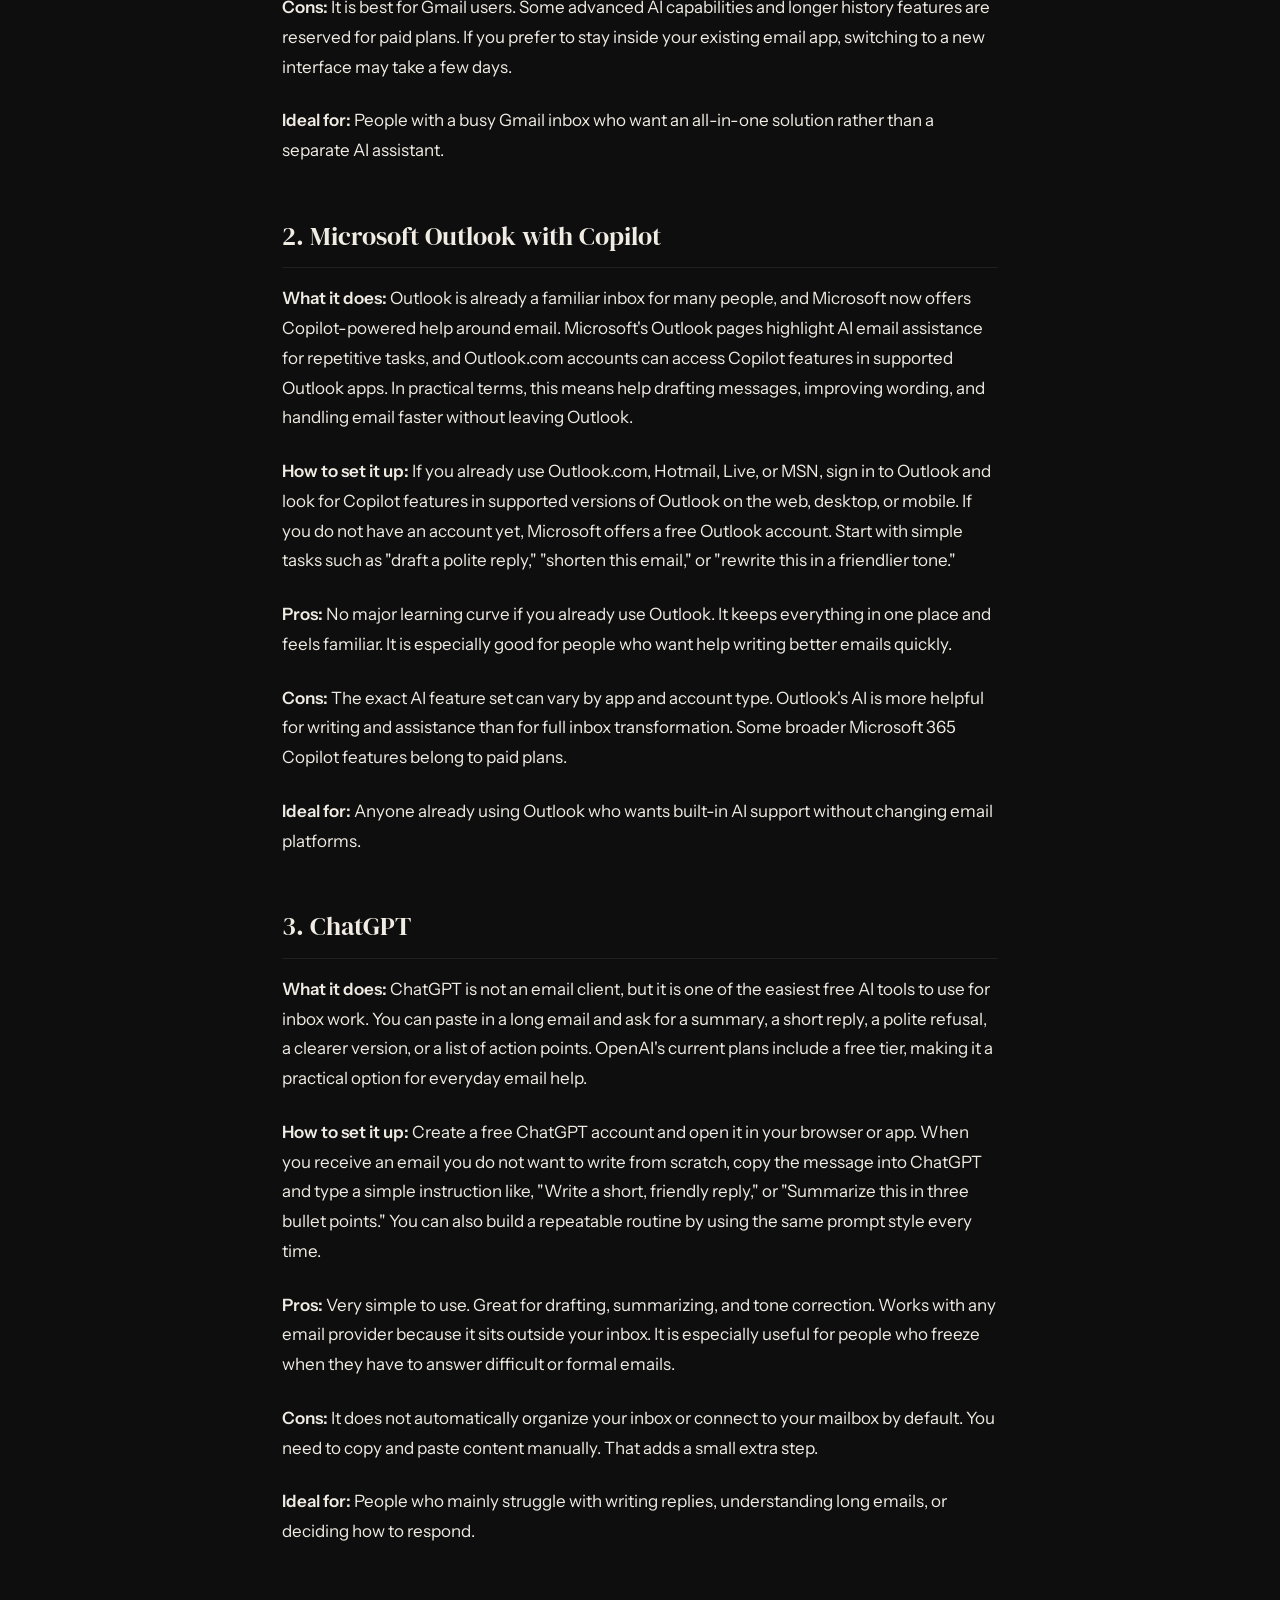
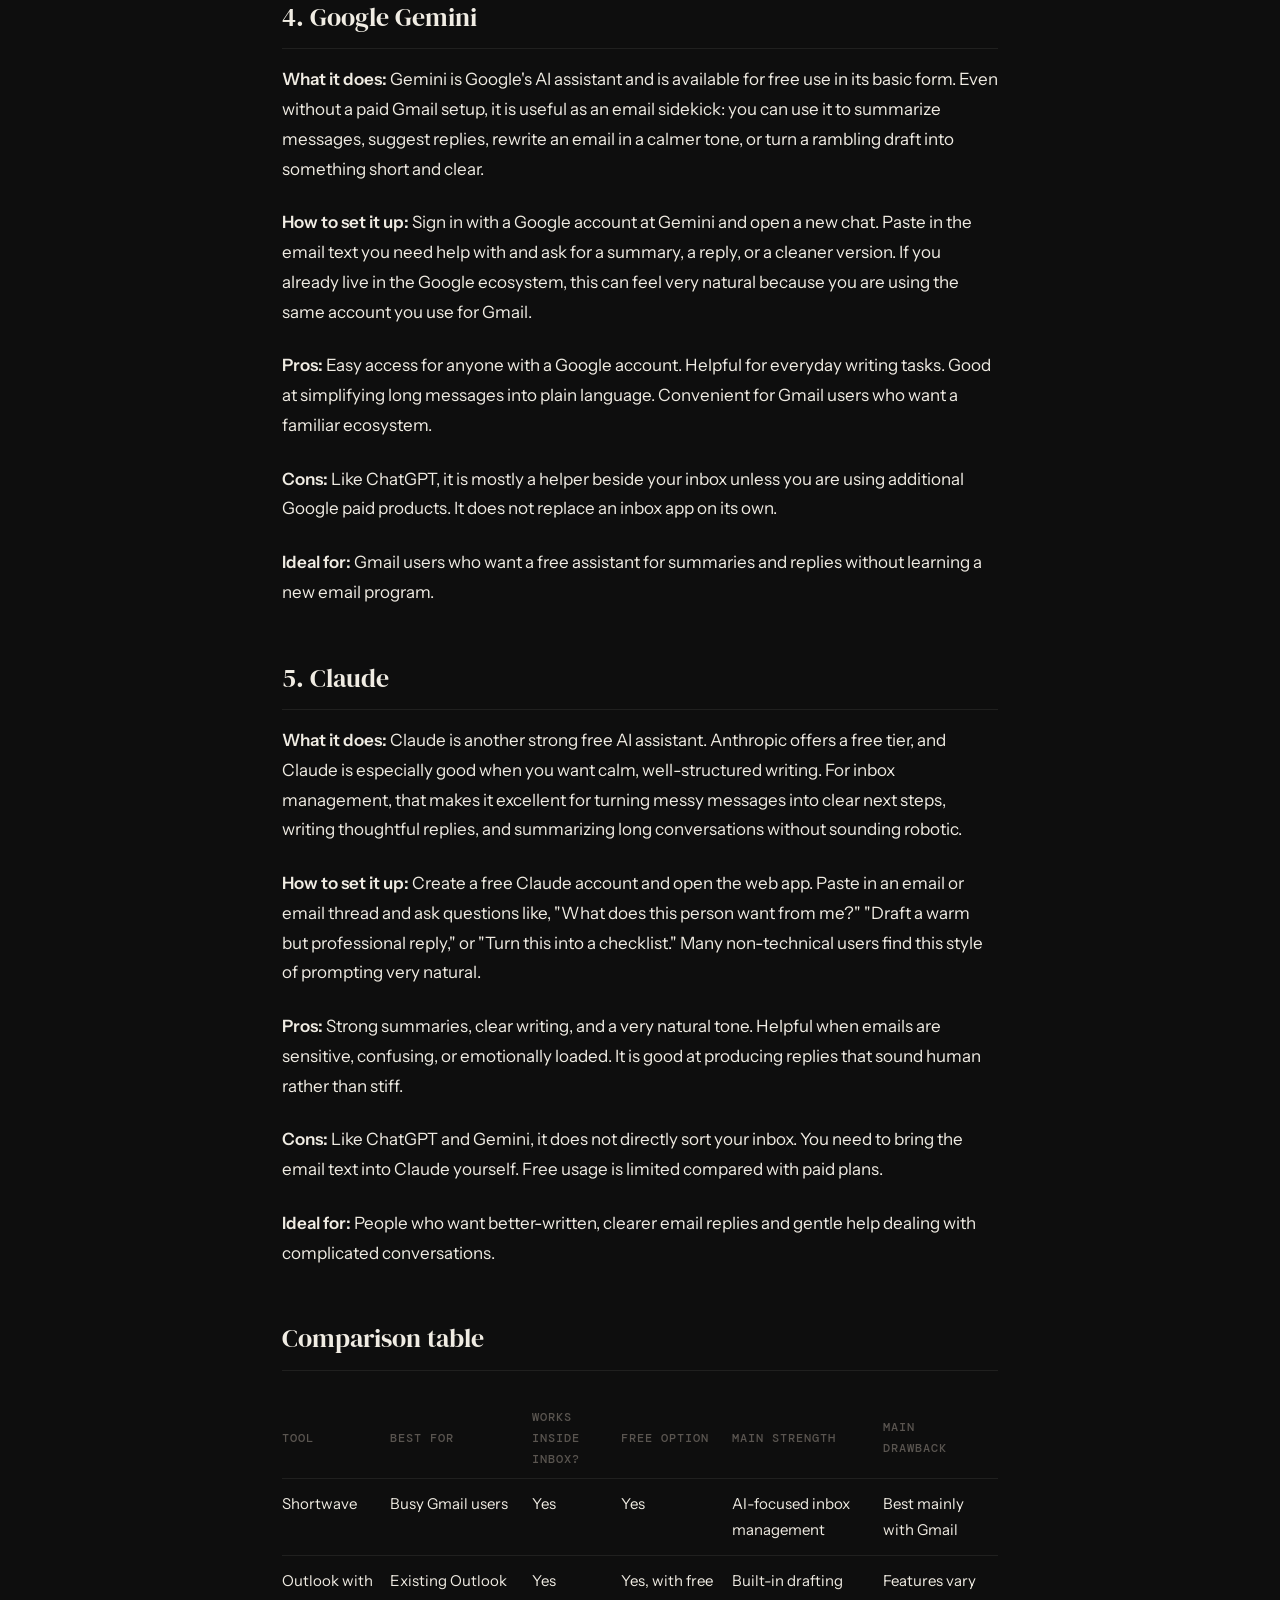
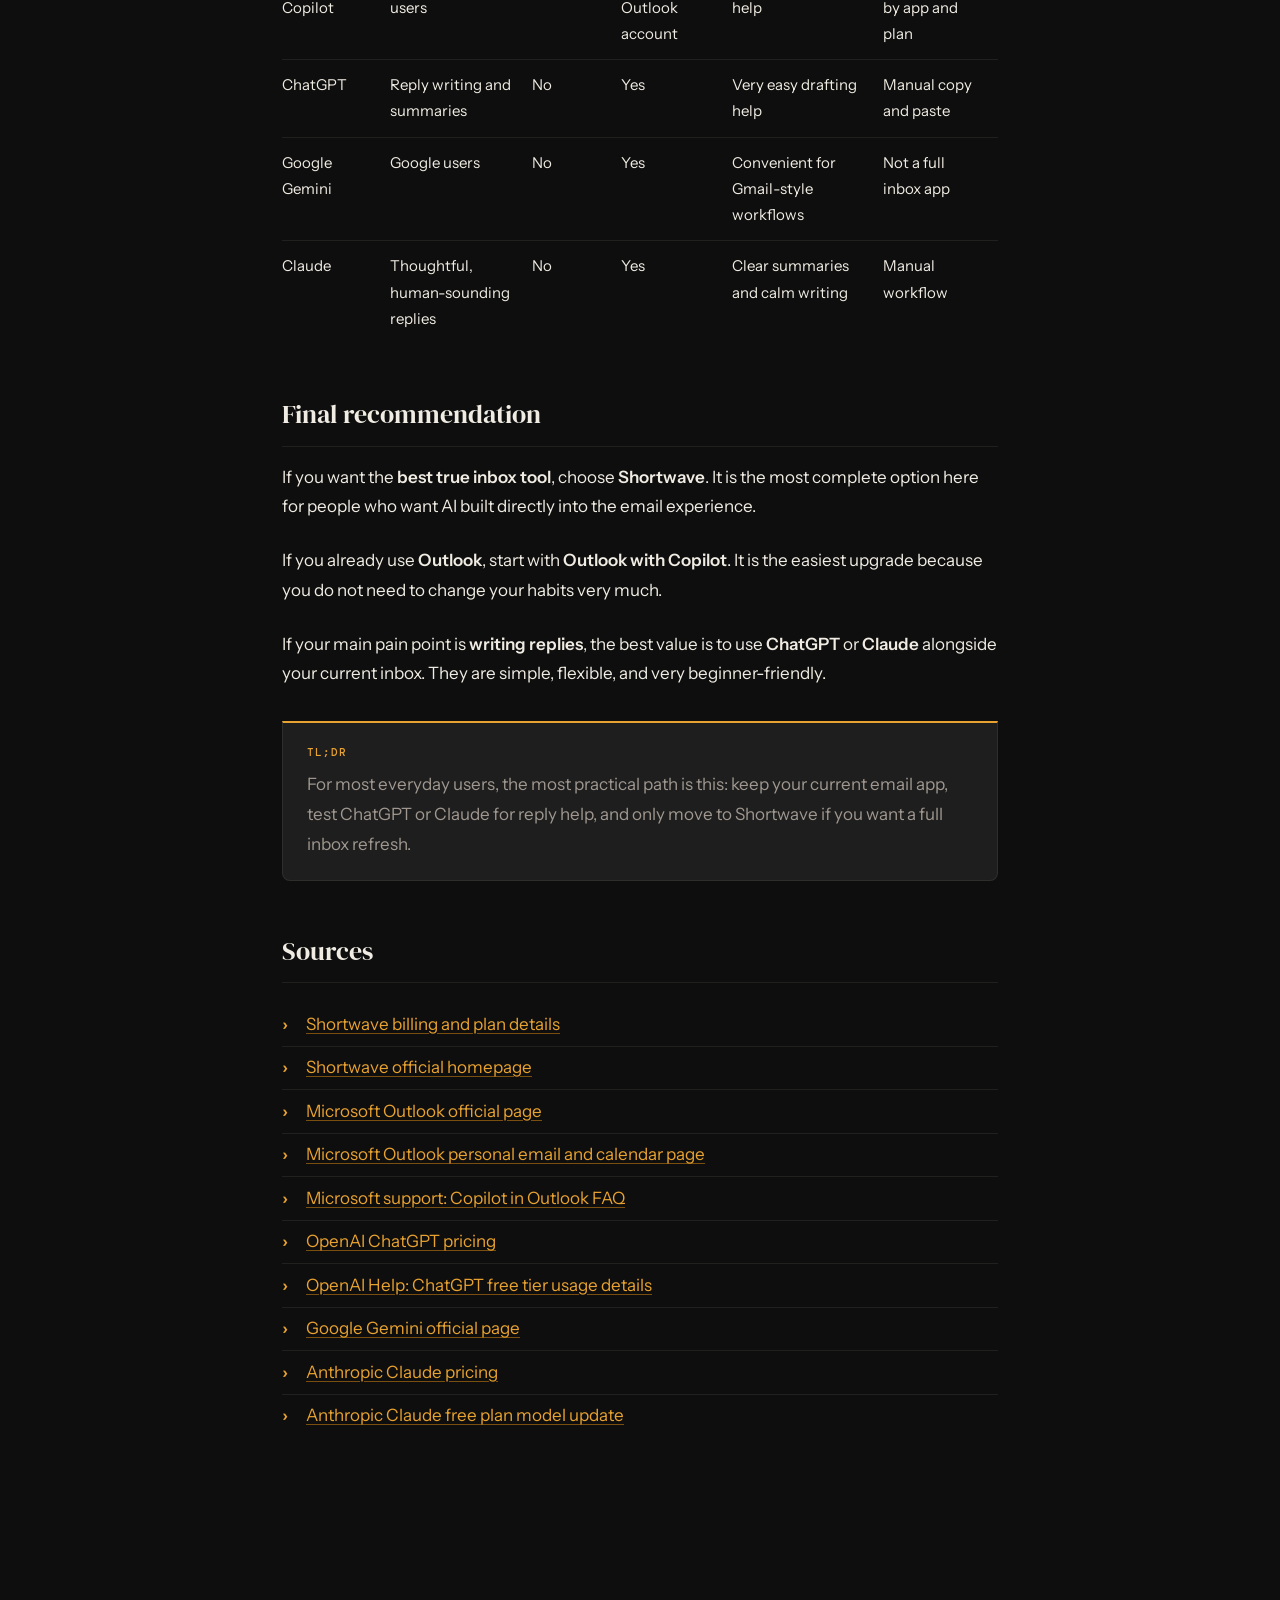
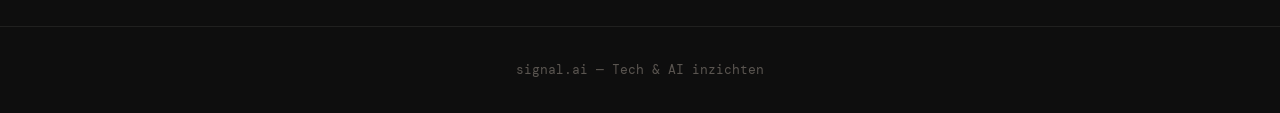
<file: articles/the-5-best-free-ai-tools-to-manage-your-inbox.html>
<!DOCTYPE html>
<html lang="nl">
<head>
  <meta charset="UTF-8">
  <meta name="viewport" content="width=device-width, initial-scale=1.0">
  <title>The 5 Best Free AI Tools to Manage Your Inbox — signal.ai</title>
  <link rel="stylesheet" href="../style.css">
</head>
<body>
<header class="site-header">
  <a href="../index.html" class="logo">signal<span>.</span>ai</a>
  <nav><a href="../index.html">Artikels</a></nav>
</header>
<div class="page-wrapper">
  <a href="../index.html" class="back-link">Terug naar overzicht</a>
  <article class="artikel">
  <h1>The 5 Best Free AI Tools to Manage Your Inbox</h1>
  <div class="inhoud">

    <p>Email overload is a real problem. Between newsletters, work updates, delivery notifications, school messages, and personal conversations, it is easy for an inbox to become noisy and stressful. The good news is that you do not need to be a tech expert to get help. Today's AI tools can summarize long threads, help you draft replies, surface important messages, and make it easier to stay on top of everything.</p>
    <p>This guide focuses on five strong options that are either free or free to start. Some work <em>inside</em> your inbox, while others work <em>alongside</em> it to help you write faster, decide what matters, and reduce mental clutter.</p>

    <h2>Why AI can make email feel lighter</h2>
    <p>Most people do not need a complicated automation system. What they need is something simple: help sorting what matters, understanding long messages quickly, and replying without spending ten minutes on every email. That is where AI is useful.</p>

    <blockquote class="quote">
      <p>A good AI email tool can act like a second pair of eyes. It can turn a messy inbox into a more manageable daily routine.</p>
    </blockquote>

    <p>Before you choose one, think about your main problem. Do you want a smarter inbox app? Do you mostly need help writing replies? Or do you want quick summaries so you can stop rereading long threads? Your answer will point you to the best fit.</p>

    <h2>1. Shortwave</h2>
    <p><strong>What it does:</strong> Shortwave is the closest thing on this list to a true AI-first inbox. It connects to Gmail and adds AI features for organizing, summarizing, searching, and handling messages more efficiently. Its official documentation says the free plan includes most productivity features plus the Shortwave AI executive assistant, which makes it one of the strongest free starting points for people who want AI directly inside email.</p>
    <p><strong>How to set it up:</strong> Go to the Shortwave website, create an account, and connect your Gmail. Once connected, Shortwave imports your email view and gives you a cleaner interface. Start by using its built-in summaries on longer threads and its inbox organization tools. You do not need to change your email address or learn technical settings.</p>
    <p><strong>Pros:</strong> It is built specifically for email, not just general AI chatting. The interface is cleaner than a traditional inbox, and the AI features are easy to discover. It also works across desktop and mobile, so it fits into daily use.</p>
    <p><strong>Cons:</strong> It is best for Gmail users. Some advanced AI capabilities and longer history features are reserved for paid plans. If you prefer to stay inside your existing email app, switching to a new interface may take a few days.</p>
    <p><strong>Ideal for:</strong> People with a busy Gmail inbox who want an all-in-one solution rather than a separate AI assistant.</p>

    <h2>2. Microsoft Outlook with Copilot</h2>
    <p><strong>What it does:</strong> Outlook is already a familiar inbox for many people, and Microsoft now offers Copilot-powered help around email. Microsoft's Outlook pages highlight AI email assistance for repetitive tasks, and Outlook.com accounts can access Copilot features in supported Outlook apps. In practical terms, this means help drafting messages, improving wording, and handling email faster without leaving Outlook.</p>
    <p><strong>How to set it up:</strong> If you already use Outlook.com, Hotmail, Live, or MSN, sign in to Outlook and look for Copilot features in supported versions of Outlook on the web, desktop, or mobile. If you do not have an account yet, Microsoft offers a free Outlook account. Start with simple tasks such as "draft a polite reply," "shorten this email," or "rewrite this in a friendlier tone."</p>
    <p><strong>Pros:</strong> No major learning curve if you already use Outlook. It keeps everything in one place and feels familiar. It is especially good for people who want help writing better emails quickly.</p>
    <p><strong>Cons:</strong> The exact AI feature set can vary by app and account type. Outlook's AI is more helpful for writing and assistance than for full inbox transformation. Some broader Microsoft 365 Copilot features belong to paid plans.</p>
    <p><strong>Ideal for:</strong> Anyone already using Outlook who wants built-in AI support without changing email platforms.</p>

    <h2>3. ChatGPT</h2>
    <p><strong>What it does:</strong> ChatGPT is not an email client, but it is one of the easiest free AI tools to use for inbox work. You can paste in a long email and ask for a summary, a short reply, a polite refusal, a clearer version, or a list of action points. OpenAI's current plans include a free tier, making it a practical option for everyday email help.</p>
    <p><strong>How to set it up:</strong> Create a free ChatGPT account and open it in your browser or app. When you receive an email you do not want to write from scratch, copy the message into ChatGPT and type a simple instruction like, "Write a short, friendly reply," or "Summarize this in three bullet points." You can also build a repeatable routine by using the same prompt style every time.</p>
    <p><strong>Pros:</strong> Very simple to use. Great for drafting, summarizing, and tone correction. Works with any email provider because it sits outside your inbox. It is especially useful for people who freeze when they have to answer difficult or formal emails.</p>
    <p><strong>Cons:</strong> It does not automatically organize your inbox or connect to your mailbox by default. You need to copy and paste content manually. That adds a small extra step.</p>
    <p><strong>Ideal for:</strong> People who mainly struggle with writing replies, understanding long emails, or deciding how to respond.</p>

    <h2>4. Google Gemini</h2>
    <p><strong>What it does:</strong> Gemini is Google's AI assistant and is available for free use in its basic form. Even without a paid Gmail setup, it is useful as an email sidekick: you can use it to summarize messages, suggest replies, rewrite an email in a calmer tone, or turn a rambling draft into something short and clear.</p>
    <p><strong>How to set it up:</strong> Sign in with a Google account at Gemini and open a new chat. Paste in the email text you need help with and ask for a summary, a reply, or a cleaner version. If you already live in the Google ecosystem, this can feel very natural because you are using the same account you use for Gmail.</p>
    <p><strong>Pros:</strong> Easy access for anyone with a Google account. Helpful for everyday writing tasks. Good at simplifying long messages into plain language. Convenient for Gmail users who want a familiar ecosystem.</p>
    <p><strong>Cons:</strong> Like ChatGPT, it is mostly a helper beside your inbox unless you are using additional Google paid products. It does not replace an inbox app on its own.</p>
    <p><strong>Ideal for:</strong> Gmail users who want a free assistant for summaries and replies without learning a new email program.</p>

    <h2>5. Claude</h2>
    <p><strong>What it does:</strong> Claude is another strong free AI assistant. Anthropic offers a free tier, and Claude is especially good when you want calm, well-structured writing. For inbox management, that makes it excellent for turning messy messages into clear next steps, writing thoughtful replies, and summarizing long conversations without sounding robotic.</p>
    <p><strong>How to set it up:</strong> Create a free Claude account and open the web app. Paste in an email or email thread and ask questions like, "What does this person want from me?" "Draft a warm but professional reply," or "Turn this into a checklist." Many non-technical users find this style of prompting very natural.</p>
    <p><strong>Pros:</strong> Strong summaries, clear writing, and a very natural tone. Helpful when emails are sensitive, confusing, or emotionally loaded. It is good at producing replies that sound human rather than stiff.</p>
    <p><strong>Cons:</strong> Like ChatGPT and Gemini, it does not directly sort your inbox. You need to bring the email text into Claude yourself. Free usage is limited compared with paid plans.</p>
    <p><strong>Ideal for:</strong> People who want better-written, clearer email replies and gentle help dealing with complicated conversations.</p>

    <h2>Comparison table</h2>
    <table class="tabel">
      <thead>
        <tr>
          <th>Tool</th>
          <th>Best for</th>
          <th>Works inside inbox?</th>
          <th>Free option</th>
          <th>Main strength</th>
          <th>Main drawback</th>
        </tr>
      </thead>
      <tbody>
        <tr>
          <td>Shortwave</td>
          <td>Busy Gmail users</td>
          <td>Yes</td>
          <td>Yes</td>
          <td>AI-focused inbox management</td>
          <td>Best mainly with Gmail</td>
        </tr>
        <tr>
          <td>Outlook with Copilot</td>
          <td>Existing Outlook users</td>
          <td>Yes</td>
          <td>Yes, with free Outlook account</td>
          <td>Built-in drafting help</td>
          <td>Features vary by app and plan</td>
        </tr>
        <tr>
          <td>ChatGPT</td>
          <td>Reply writing and summaries</td>
          <td>No</td>
          <td>Yes</td>
          <td>Very easy drafting help</td>
          <td>Manual copy and paste</td>
        </tr>
        <tr>
          <td>Google Gemini</td>
          <td>Google users</td>
          <td>No</td>
          <td>Yes</td>
          <td>Convenient for Gmail-style workflows</td>
          <td>Not a full inbox app</td>
        </tr>
        <tr>
          <td>Claude</td>
          <td>Thoughtful, human-sounding replies</td>
          <td>No</td>
          <td>Yes</td>
          <td>Clear summaries and calm writing</td>
          <td>Manual workflow</td>
        </tr>
      </tbody>
    </table>

    <h2>Final recommendation</h2>
    <p>If you want the <strong>best true inbox tool</strong>, choose <strong>Shortwave</strong>. It is the most complete option here for people who want AI built directly into the email experience.</p>
    <p>If you already use <strong>Outlook</strong>, start with <strong>Outlook with Copilot</strong>. It is the easiest upgrade because you do not need to change your habits very much.</p>
    <p>If your main pain point is <strong>writing replies</strong>, the best value is to use <strong>ChatGPT</strong> or <strong>Claude</strong> alongside your current inbox. They are simple, flexible, and very beginner-friendly.</p>

    <div class="highlight">
      <p class="highlight-label">TL;DR</p>
      <p>For most everyday users, the most practical path is this: keep your current email app, test ChatGPT or Claude for reply help, and only move to Shortwave if you want a full inbox refresh.</p>
    </div>

    <h2>Sources</h2>
    <ul class="lijst">
      <li><a href="https://www.shortwave.com/docs/guides/billing/">Shortwave billing and plan details</a></li>
      <li><a href="https://www.shortwave.com/">Shortwave official homepage</a></li>
      <li><a href="https://www.microsoft.com/en-us/microsoft-365/outlook/log-in">Microsoft Outlook official page</a></li>
      <li><a href="https://www.microsoft.com/nl-be/microsoft-365/outlook/email-and-calendar-software-microsoft-outlook">Microsoft Outlook personal email and calendar page</a></li>
      <li><a href="https://support.microsoft.com/en-us/office/frequently-asked-questions-about-copilot-in-outlook-07420c70-099e-4552-8522-7d426712917b">Microsoft support: Copilot in Outlook FAQ</a></li>
      <li><a href="https://openai.com/pricing">OpenAI ChatGPT pricing</a></li>
      <li><a href="https://help.openai.com/en/articles/11909943-gpt-53-and-54-in-chatgpt">OpenAI Help: ChatGPT free tier usage details</a></li>
      <li><a href="https://gemini.google.com/">Google Gemini official page</a></li>
      <li><a href="https://www.anthropic.com/pricing">Anthropic Claude pricing</a></li>
      <li><a href="https://www.anthropic.com/news/claude-sonnet-4-6">Anthropic Claude free plan model update</a></li>
    </ul>

  </div>
</article>
</div>
<footer class="site-footer">signal.ai — Tech &amp; AI inzichten</footer>
</body>
</html>
</file>
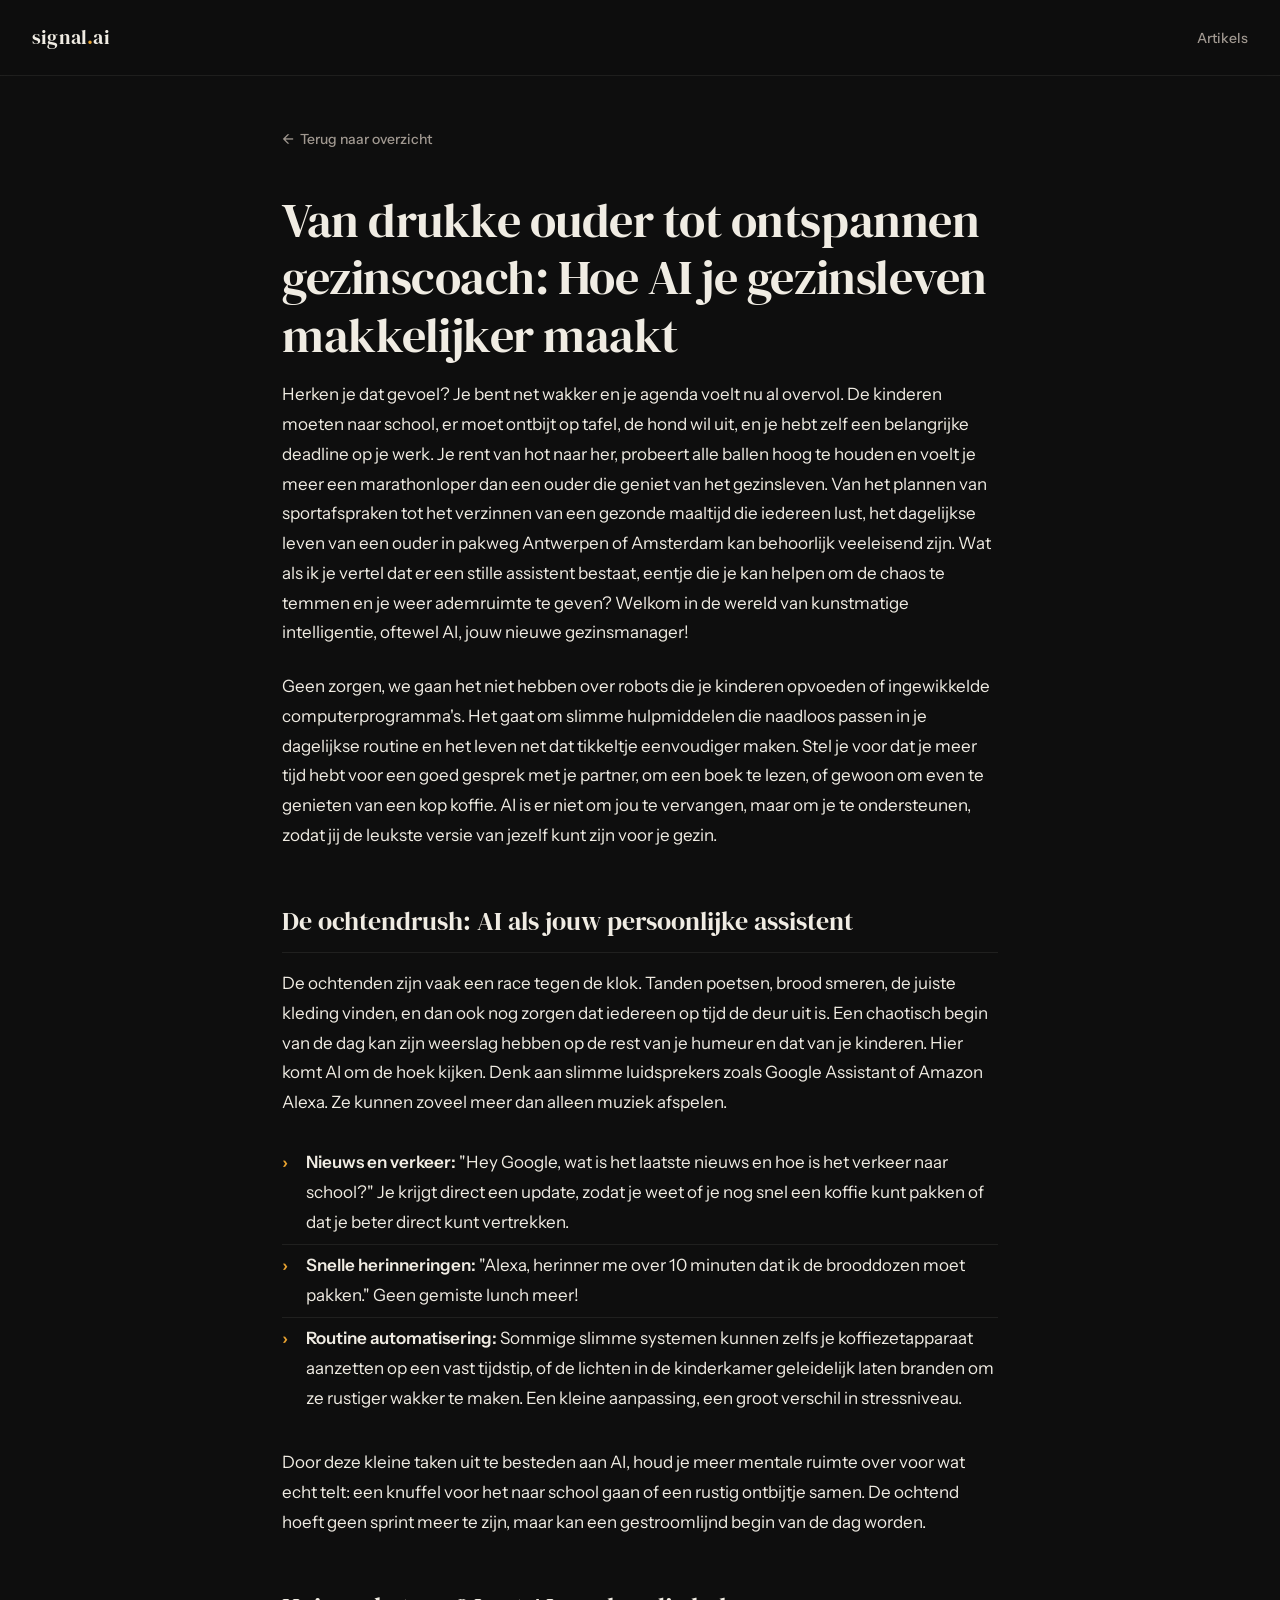
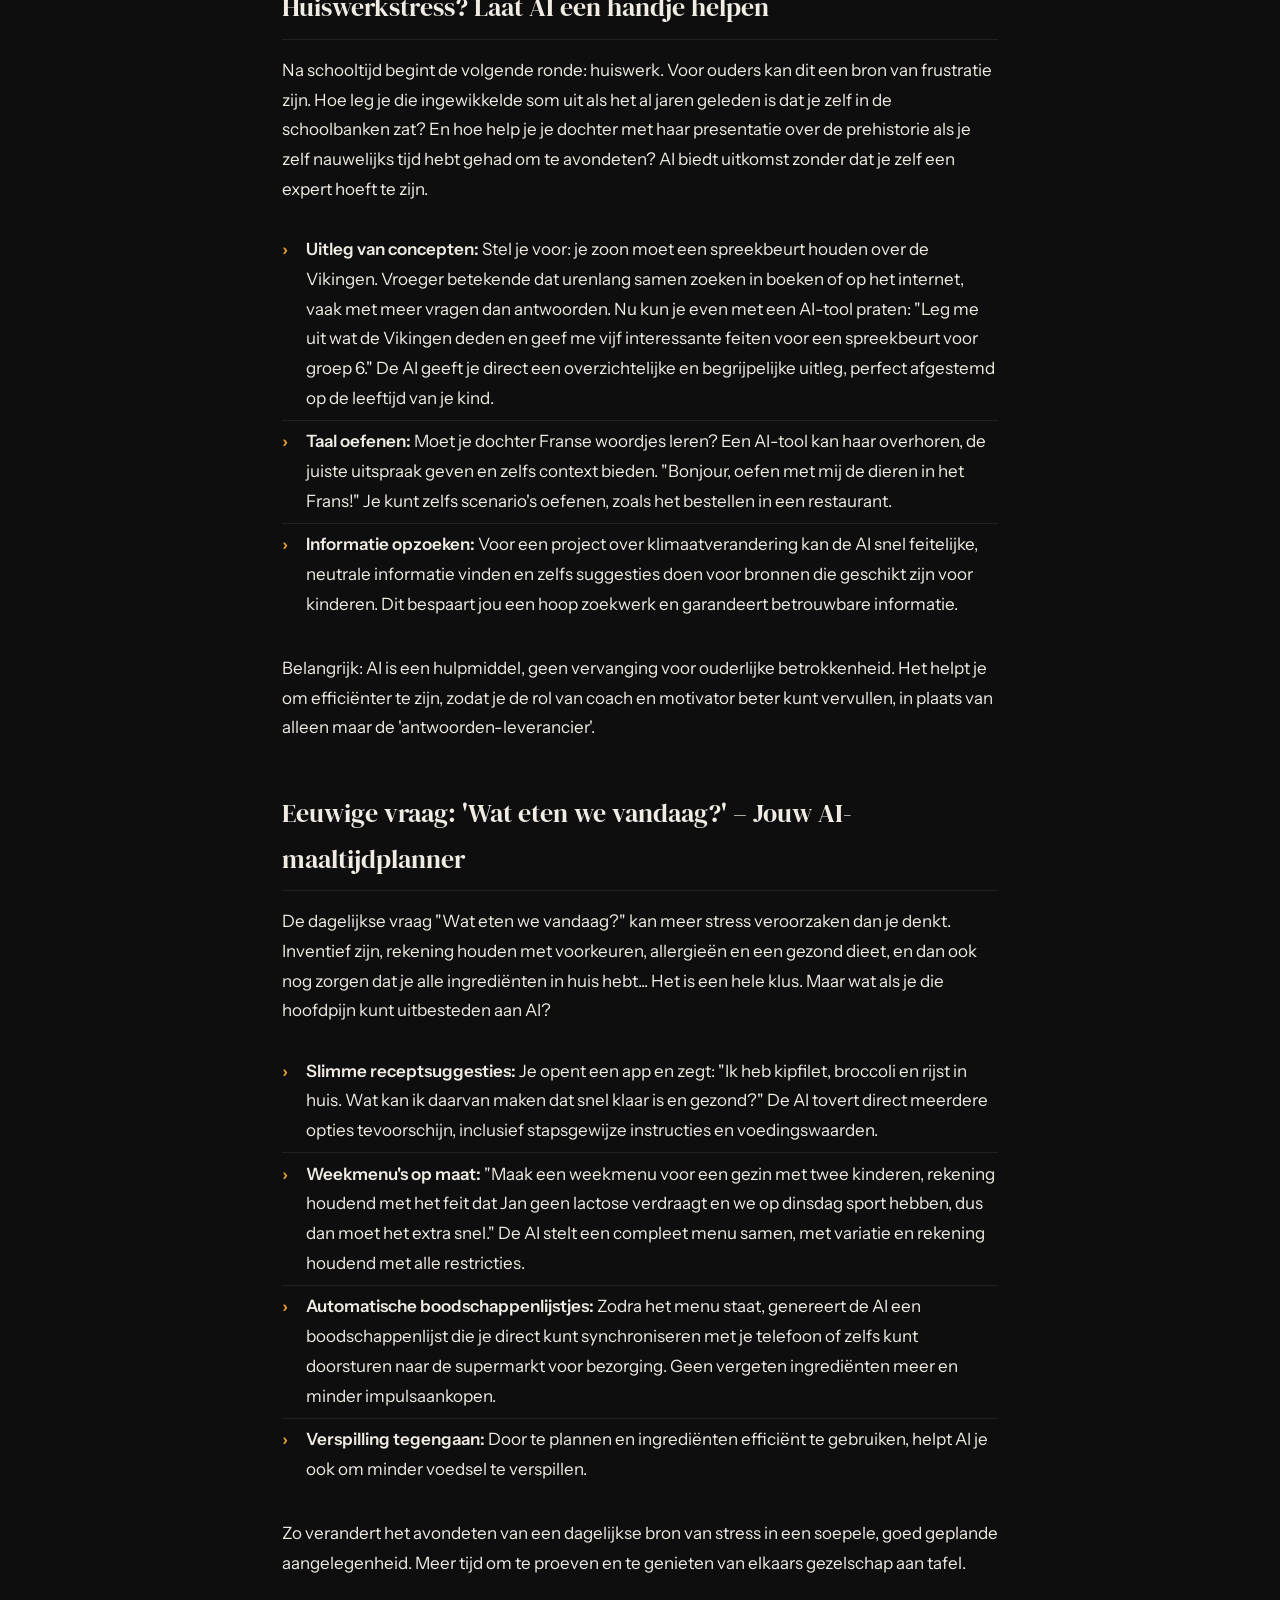
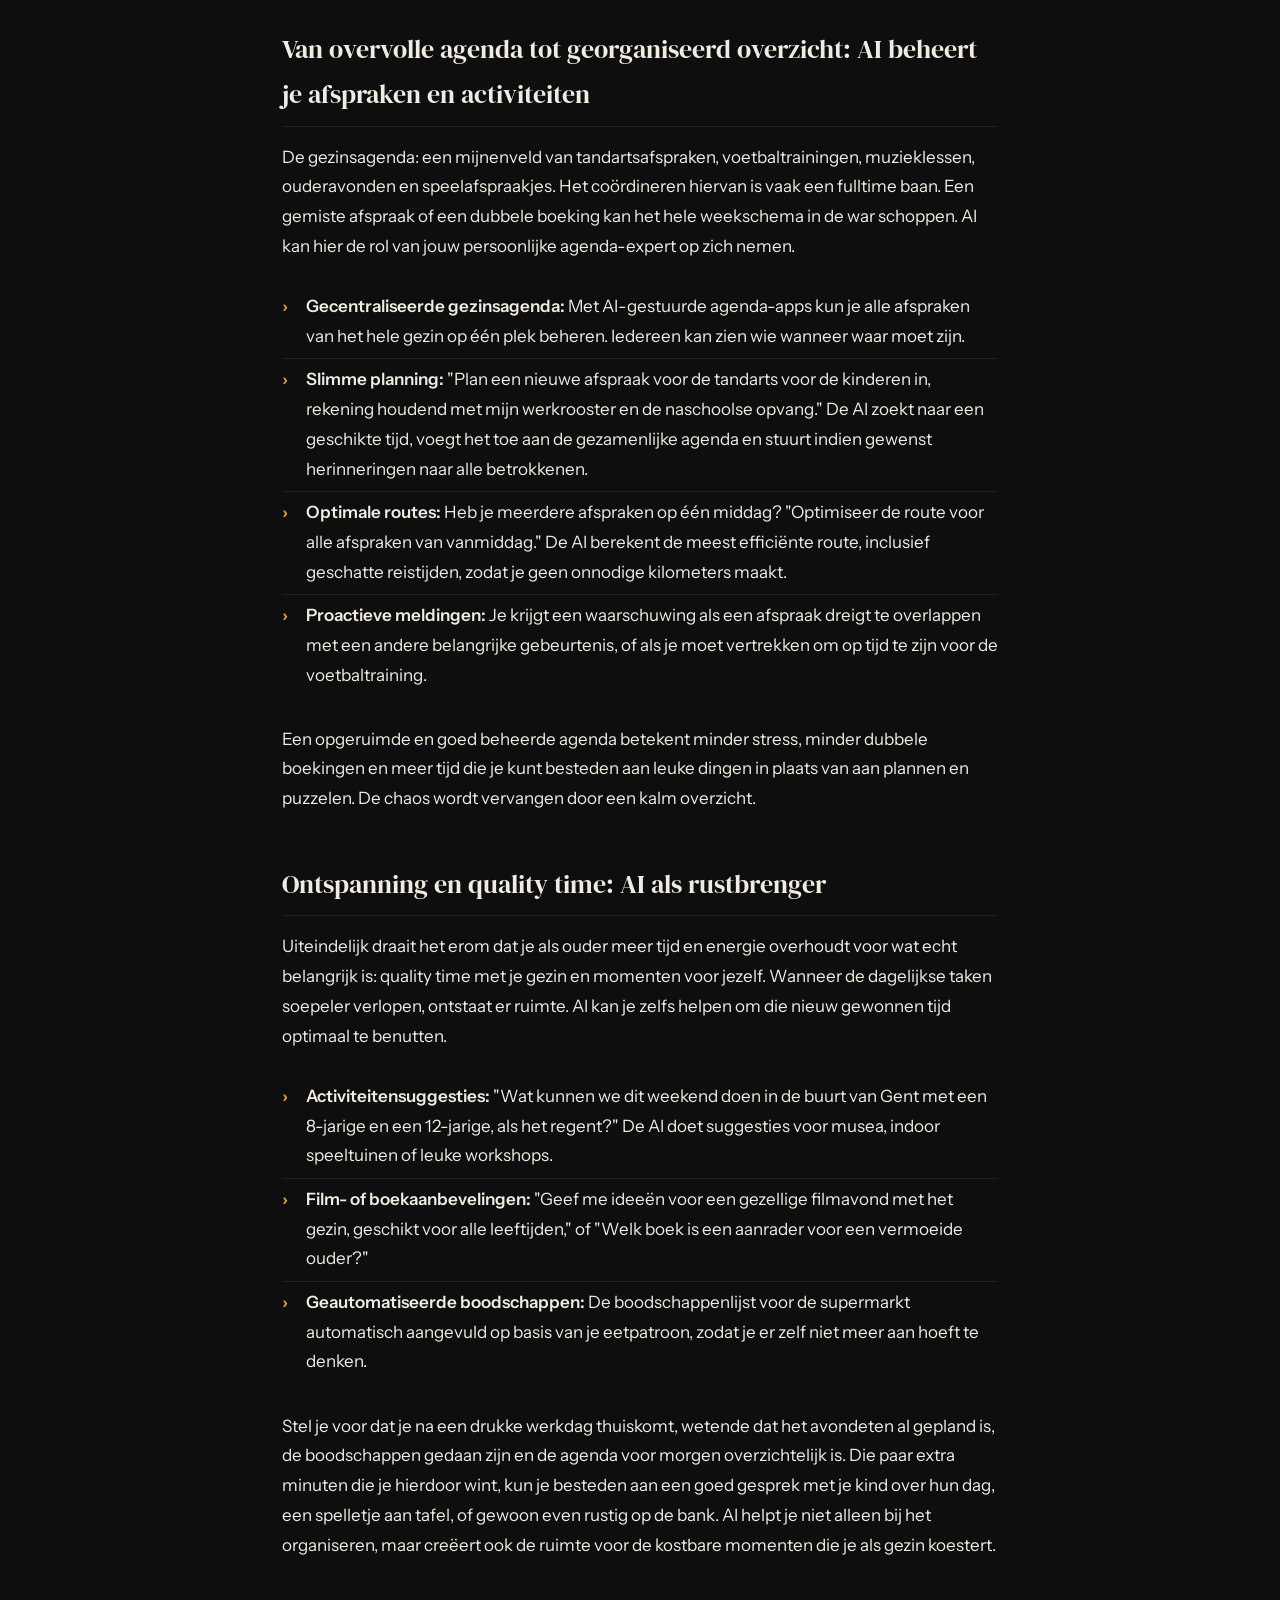
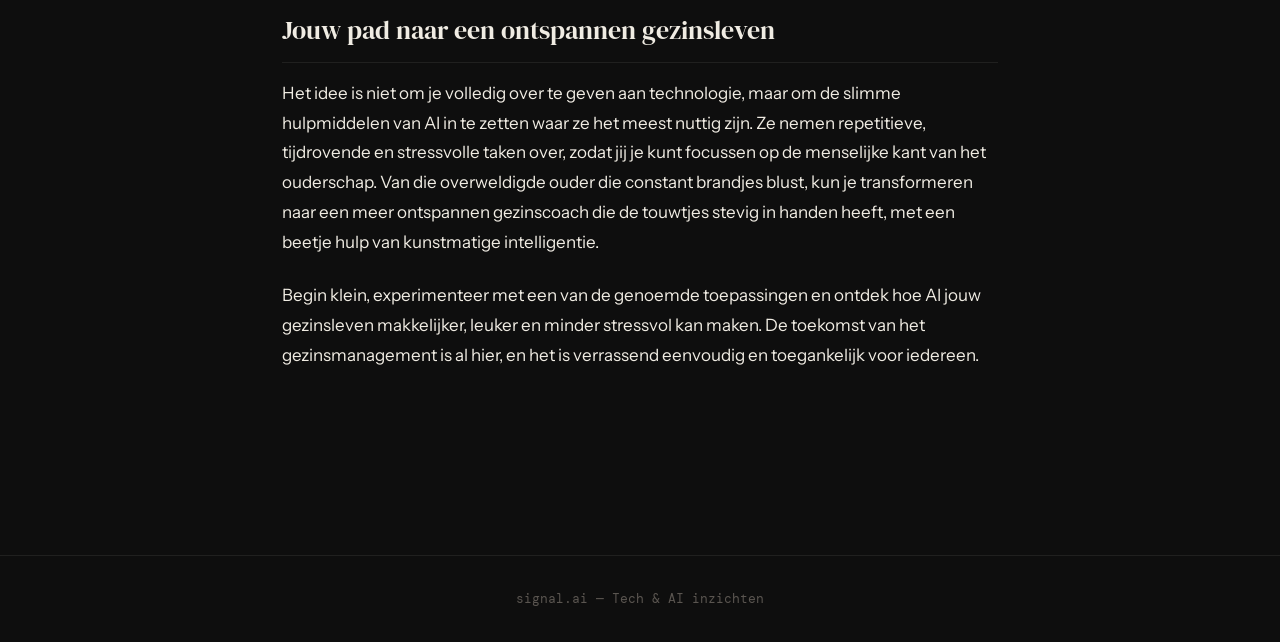
<file: articles/van-drukke-ouder-tot-ontspannen-gezinscoach-hoe-ai-je-gezinsleven-makkelijker-maakt.html>
<!DOCTYPE html>
<html lang="nl">
<head>
  <meta charset="UTF-8">
  <meta name="viewport" content="width=device-width, initial-scale=1.0">
  <title>Van drukke ouder tot ontspannen gezinscoach: Hoe AI je gezinsleven makkelijker maakt — signal.ai</title>
  <meta name="description" content="Ontdek hoe AI je gezinsleven transformeert van chaotisch naar ontspannen. Gebruik slimme tools voor ochtendroutines, huiswerk, maaltijden en agenda. Meer rust voor jou en je gezin.">
  <link rel="canonical" href="https://vdben83.github.io/n8n-niche-publisher/articles/van-drukke-ouder-tot-ontspannen-gezinscoach-hoe-ai-je-gezinsleven-makkelijker-maakt.html">
  <meta property="og:type" content="article">
  <meta property="og:title" content="Van drukke ouder tot ontspannen gezinscoach: Hoe AI je gezinsleven makkelijker maakt">
  <meta property="og:description" content="Ontdek hoe AI je gezinsleven transformeert van chaotisch naar ontspannen. Gebruik slimme tools voor ochtendroutines, huiswerk, maaltijden en agenda. Meer rust voor jou en je gezin.">
  <meta property="og:url" content="https://vdben83.github.io/n8n-niche-publisher/articles/van-drukke-ouder-tot-ontspannen-gezinscoach-hoe-ai-je-gezinsleven-makkelijker-maakt.html">
  <link rel="stylesheet" href="../style.css">
</head>
<body>
<header class="site-header">
  <a href="../index.html" class="logo">signal<span>.</span>ai</a>
  <nav><a href="../index.html">Artikels</a></nav>
</header>
<div class="page-wrapper">
  <a href="../index.html" class="back-link">Terug naar overzicht</a>
  <article class="artikel">
  <h1>Van drukke ouder tot ontspannen gezinscoach: Hoe AI je gezinsleven makkelijker maakt</h1>
  <div class="inhoud">
    <p>Herken je dat gevoel? Je bent net wakker en je agenda voelt nu al overvol. De kinderen moeten naar school, er moet ontbijt op tafel, de hond wil uit, en je hebt zelf een belangrijke deadline op je werk. Je rent van hot naar her, probeert alle ballen hoog te houden en voelt je meer een marathonloper dan een ouder die geniet van het gezinsleven. Van het plannen van sportafspraken tot het verzinnen van een gezonde maaltijd die iedereen lust, het dagelijkse leven van een ouder in pakweg Antwerpen of Amsterdam kan behoorlijk veeleisend zijn. Wat als ik je vertel dat er een stille assistent bestaat, eentje die je kan helpen om de chaos te temmen en je weer ademruimte te geven? Welkom in de wereld van kunstmatige intelligentie, oftewel AI, jouw nieuwe gezinsmanager!</p>
    <p>Geen zorgen, we gaan het niet hebben over robots die je kinderen opvoeden of ingewikkelde computerprogramma's. Het gaat om slimme hulpmiddelen die naadloos passen in je dagelijkse routine en het leven net dat tikkeltje eenvoudiger maken. Stel je voor dat je meer tijd hebt voor een goed gesprek met je partner, om een boek te lezen, of gewoon om even te genieten van een kop koffie. AI is er niet om jou te vervangen, maar om je te ondersteunen, zodat jij de leukste versie van jezelf kunt zijn voor je gezin.</p>

    <h2>De ochtendrush: AI als jouw persoonlijke assistent</h2>
    <p>De ochtenden zijn vaak een race tegen de klok. Tanden poetsen, brood smeren, de juiste kleding vinden, en dan ook nog zorgen dat iedereen op tijd de deur uit is. Een chaotisch begin van de dag kan zijn weerslag hebben op de rest van je humeur en dat van je kinderen. Hier komt AI om de hoek kijken. Denk aan slimme luidsprekers zoals Google Assistant of Amazon Alexa. Ze kunnen zoveel meer dan alleen muziek afspelen.</p>
    <ul class="lijst">
      <li><strong>Nieuws en verkeer:</strong> "Hey Google, wat is het laatste nieuws en hoe is het verkeer naar school?" Je krijgt direct een update, zodat je weet of je nog snel een koffie kunt pakken of dat je beter direct kunt vertrekken.</li>
      <li><strong>Snelle herinneringen:</strong> "Alexa, herinner me over 10 minuten dat ik de brooddozen moet pakken." Geen gemiste lunch meer!</li>
      <li><strong>Routine automatisering:</strong> Sommige slimme systemen kunnen zelfs je koffiezetapparaat aanzetten op een vast tijdstip, of de lichten in de kinderkamer geleidelijk laten branden om ze rustiger wakker te maken. Een kleine aanpassing, een groot verschil in stressniveau.</li>
    </ul>
    <p>Door deze kleine taken uit te besteden aan AI, houd je meer mentale ruimte over voor wat echt telt: een knuffel voor het naar school gaan of een rustig ontbijtje samen. De ochtend hoeft geen sprint meer te zijn, maar kan een gestroomlijnd begin van de dag worden.</p>

    <h2>Huiswerkstress? Laat AI een handje helpen</h2>
    <p>Na schooltijd begint de volgende ronde: huiswerk. Voor ouders kan dit een bron van frustratie zijn. Hoe leg je die ingewikkelde som uit als het al jaren geleden is dat je zelf in de schoolbanken zat? En hoe help je je dochter met haar presentatie over de prehistorie als je zelf nauwelijks tijd hebt gehad om te avondeten? AI biedt uitkomst zonder dat je zelf een expert hoeft te zijn.</p>
    <ul class="lijst">
      <li><strong>Uitleg van concepten:</strong> Stel je voor: je zoon moet een spreekbeurt houden over de Vikingen. Vroeger betekende dat urenlang samen zoeken in boeken of op het internet, vaak met meer vragen dan antwoorden. Nu kun je even met een AI-tool praten: "Leg me uit wat de Vikingen deden en geef me vijf interessante feiten voor een spreekbeurt voor groep 6." De AI geeft je direct een overzichtelijke en begrijpelijke uitleg, perfect afgestemd op de leeftijd van je kind.</li>
      <li><strong>Taal oefenen:</strong> Moet je dochter Franse woordjes leren? Een AI-tool kan haar overhoren, de juiste uitspraak geven en zelfs context bieden. "Bonjour, oefen met mij de dieren in het Frans!" Je kunt zelfs scenario's oefenen, zoals het bestellen in een restaurant.</li>
      <li><strong>Informatie opzoeken:</strong> Voor een project over klimaatverandering kan de AI snel feitelijke, neutrale informatie vinden en zelfs suggesties doen voor bronnen die geschikt zijn voor kinderen. Dit bespaart jou een hoop zoekwerk en garandeert betrouwbare informatie.</li>
    </ul>
    <p>Belangrijk: AI is een hulpmiddel, geen vervanging voor ouderlijke betrokkenheid. Het helpt je om efficiënter te zijn, zodat je de rol van coach en motivator beter kunt vervullen, in plaats van alleen maar de 'antwoorden-leverancier'.</p>

    <h2>Eeuwige vraag: 'Wat eten we vandaag?' – Jouw AI-maaltijdplanner</h2>
    <p>De dagelijkse vraag "Wat eten we vandaag?" kan meer stress veroorzaken dan je denkt. Inventief zijn, rekening houden met voorkeuren, allergieën en een gezond dieet, en dan ook nog zorgen dat je alle ingrediënten in huis hebt... Het is een hele klus. Maar wat als je die hoofdpijn kunt uitbesteden aan AI?</p>
    <ul class="lijst">
      <li><strong>Slimme receptsuggesties:</strong> Je opent een app en zegt: "Ik heb kipfilet, broccoli en rijst in huis. Wat kan ik daarvan maken dat snel klaar is en gezond?" De AI tovert direct meerdere opties tevoorschijn, inclusief stapsgewijze instructies en voedingswaarden.</li>
      <li><strong>Weekmenu's op maat:</strong> "Maak een weekmenu voor een gezin met twee kinderen, rekening houdend met het feit dat Jan geen lactose verdraagt en we op dinsdag sport hebben, dus dan moet het extra snel." De AI stelt een compleet menu samen, met variatie en rekening houdend met alle restricties.</li>
      <li><strong>Automatische boodschappenlijstjes:</strong> Zodra het menu staat, genereert de AI een boodschappenlijst die je direct kunt synchroniseren met je telefoon of zelfs kunt doorsturen naar de supermarkt voor bezorging. Geen vergeten ingrediënten meer en minder impulsaankopen.</li>
      <li><strong>Verspilling tegengaan:</strong> Door te plannen en ingrediënten efficiënt te gebruiken, helpt AI je ook om minder voedsel te verspillen.</li>
    </ul>
    <p>Zo verandert het avondeten van een dagelijkse bron van stress in een soepele, goed geplande aangelegenheid. Meer tijd om te proeven en te genieten van elkaars gezelschap aan tafel.</p>

    <h2>Van overvolle agenda tot georganiseerd overzicht: AI beheert je afspraken en activiteiten</h2>
    <p>De gezinsagenda: een mijnenveld van tandartsafspraken, voetbaltrainingen, muzieklessen, ouderavonden en speelafspraakjes. Het coördineren hiervan is vaak een fulltime baan. Een gemiste afspraak of een dubbele boeking kan het hele weekschema in de war schoppen. AI kan hier de rol van jouw persoonlijke agenda-expert op zich nemen.</p>
    <ul class="lijst">
      <li><strong>Gecentraliseerde gezinsagenda:</strong> Met AI-gestuurde agenda-apps kun je alle afspraken van het hele gezin op één plek beheren. Iedereen kan zien wie wanneer waar moet zijn.</li>
      <li><strong>Slimme planning:</strong> "Plan een nieuwe afspraak voor de tandarts voor de kinderen in, rekening houdend met mijn werkrooster en de naschoolse opvang." De AI zoekt naar een geschikte tijd, voegt het toe aan de gezamenlijke agenda en stuurt indien gewenst herinneringen naar alle betrokkenen.</li>
      <li><strong>Optimale routes:</strong> Heb je meerdere afspraken op één middag? "Optimiseer de route voor alle afspraken van vanmiddag." De AI berekent de meest efficiënte route, inclusief geschatte reistijden, zodat je geen onnodige kilometers maakt.</li>
      <li><strong>Proactieve meldingen:</strong> Je krijgt een waarschuwing als een afspraak dreigt te overlappen met een andere belangrijke gebeurtenis, of als je moet vertrekken om op tijd te zijn voor de voetbaltraining.</li>
    </ul>
    <p>Een opgeruimde en goed beheerde agenda betekent minder stress, minder dubbele boekingen en meer tijd die je kunt besteden aan leuke dingen in plaats van aan plannen en puzzelen. De chaos wordt vervangen door een kalm overzicht.</p>

    <h2>Ontspanning en quality time: AI als rustbrenger</h2>
    <p>Uiteindelijk draait het erom dat je als ouder meer tijd en energie overhoudt voor wat echt belangrijk is: quality time met je gezin en momenten voor jezelf. Wanneer de dagelijkse taken soepeler verlopen, ontstaat er ruimte. AI kan je zelfs helpen om die nieuw gewonnen tijd optimaal te benutten.</p>
    <ul class="lijst">
      <li><strong>Activiteitensuggesties:</strong> "Wat kunnen we dit weekend doen in de buurt van Gent met een 8-jarige en een 12-jarige, als het regent?" De AI doet suggesties voor musea, indoor speeltuinen of leuke workshops.</li>
      <li><strong>Film- of boekaanbevelingen:</strong> "Geef me ideeën voor een gezellige filmavond met het gezin, geschikt voor alle leeftijden," of "Welk boek is een aanrader voor een vermoeide ouder?"</li>
      <li><strong>Geautomatiseerde boodschappen:</strong> De boodschappenlijst voor de supermarkt automatisch aangevuld op basis van je eetpatroon, zodat je er zelf niet meer aan hoeft te denken.</li>
    </ul>
    <p>Stel je voor dat je na een drukke werkdag thuiskomt, wetende dat het avondeten al gepland is, de boodschappen gedaan zijn en de agenda voor morgen overzichtelijk is. Die paar extra minuten die je hierdoor wint, kun je besteden aan een goed gesprek met je kind over hun dag, een spelletje aan tafel, of gewoon even rustig op de bank. AI helpt je niet alleen bij het organiseren, maar creëert ook de ruimte voor de kostbare momenten die je als gezin koestert.</p>

    <h2>Jouw pad naar een ontspannen gezinsleven</h2>
    <p>Het idee is niet om je volledig over te geven aan technologie, maar om de slimme hulpmiddelen van AI in te zetten waar ze het meest nuttig zijn. Ze nemen repetitieve, tijdrovende en stressvolle taken over, zodat jij je kunt focussen op de menselijke kant van het ouderschap. Van die overweldigde ouder die constant brandjes blust, kun je transformeren naar een meer ontspannen gezinscoach die de touwtjes stevig in handen heeft, met een beetje hulp van kunstmatige intelligentie.</p>
    <p>Begin klein, experimenteer met een van de genoemde toepassingen en ontdek hoe AI jouw gezinsleven makkelijker, leuker en minder stressvol kan maken. De toekomst van het gezinsmanagement is al hier, en het is verrassend eenvoudig en toegankelijk voor iedereen.</p>
  </div>
</article>
</div>
<footer class="site-footer">signal.ai — Tech &amp; AI inzichten</footer>
</body>
</html>
</file>
<file: style.css>
@import url('https://fonts.googleapis.com/css2?family=DM+Serif+Display:ital@0;1&family=DM+Mono:wght@400;500&family=Instrument+Sans:wght@400;500;600&display=swap');

/* ================================================
   DESIGN SYSTEM — TECH & AI EDITORIAL
   ================================================ */

:root {
  --bg-primary:    #0e0e0e;
  --bg-secondary:  #161616;
  --bg-surface:    #1e1e1e;
  --bg-raised:     #252525;

  --text-primary:  #f0ece3;
  --text-secondary:#a09890;
  --text-muted:    #5a5550;

  --accent:        #e8a230;
  --accent-dim:    #7a4e0e;
  --accent-glow:   rgba(232, 162, 48, 0.12);

  --border:        rgba(240, 236, 227, 0.08);
  --border-accent: rgba(232, 162, 48, 0.3);

  --font-display:  'DM Serif Display', Georgia, serif;
  --font-body:     'Instrument Sans', sans-serif;
  --font-mono:     'DM Mono', monospace;

  --radius-sm:  4px;
  --radius-md:  8px;
  --radius-lg:  12px;

  --max-width: 780px;
}

/* ── Reset ─────────────────────────────────────── */
*, *::before, *::after { box-sizing: border-box; margin: 0; padding: 0; }

html { font-size: 16px; -webkit-font-smoothing: antialiased; }

body {
  background: var(--bg-primary);
  color: var(--text-primary);
  font-family: var(--font-body);
  font-size: 1.0625rem;
  line-height: 1.75;
  min-height: 100vh;
}

/* ── Site header ───────────────────────────────── */
.site-header {
  border-bottom: 1px solid var(--border);
  padding: 1.25rem 2rem;
  display: flex;
  align-items: center;
  justify-content: space-between;
  position: sticky;
  top: 0;
  background: rgba(14,14,14,0.92);
  backdrop-filter: blur(8px);
  z-index: 100;
}

.site-header .logo {
  font-family: var(--font-display);
  font-size: 1.25rem;
  color: var(--text-primary);
  text-decoration: none;
  letter-spacing: 0.01em;
}

.site-header .logo span { color: var(--accent); }

.site-header nav a {
  color: var(--text-secondary);
  text-decoration: none;
  font-size: 0.875rem;
  font-weight: 500;
  margin-left: 1.75rem;
  transition: color 0.2s;
}
.site-header nav a:hover { color: var(--text-primary); }

/* ── Page wrapper ──────────────────────────────── */
.page-wrapper {
  max-width: var(--max-width);
  margin: 0 auto;
  padding: 3rem 2rem 6rem;
}

/* ── Back link ─────────────────────────────────── */
.back-link {
  display: inline-flex;
  align-items: center;
  gap: 0.4rem;
  color: var(--text-secondary);
  text-decoration: none;
  font-size: 0.875rem;
  font-weight: 500;
  margin-bottom: 2.5rem;
  transition: color 0.2s;
}
.back-link:hover { color: var(--accent); }
.back-link::before { content: '←'; }

/* ── Article layout ────────────────────────────── */
article.artikel { max-width: 100%; }

article.artikel h1 {
  font-family: var(--font-display);
  font-size: clamp(2rem, 5vw, 3rem);
  font-weight: 400;
  line-height: 1.2;
  letter-spacing: -0.01em;
  color: var(--text-primary);
  margin-bottom: 1rem;
}

.meta {
  font-size: 0.8125rem;
  font-weight: 500;
  color: var(--text-muted);
  letter-spacing: 0.08em;
  text-transform: uppercase;
  font-family: var(--font-mono);
  margin-bottom: 2.5rem;
  display: flex;
  align-items: center;
  gap: 1rem;
}

.meta::after {
  content: '';
  display: block;
  flex: 1;
  height: 1px;
  background: var(--border);
}

/* ── Inhoud typography ─────────────────────────── */
.inhoud { margin-top: 0; }

.inhoud p {
  color: var(--text-primary);
  margin-bottom: 1.5rem;
}

.inhoud h2 {
  font-family: var(--font-display);
  font-size: 1.625rem;
  font-weight: 400;
  color: var(--text-primary);
  margin: 3rem 0 1rem;
  padding-bottom: 0.5rem;
  border-bottom: 1px solid var(--border);
}

.inhoud h3 {
  font-family: var(--font-body);
  font-size: 1.0625rem;
  font-weight: 600;
  color: var(--text-primary);
  margin: 2rem 0 0.75rem;
  letter-spacing: 0.02em;
}

.inhoud strong { color: var(--text-primary); font-weight: 600; }
.inhoud em { color: var(--text-secondary); font-style: italic; }

.inhoud a {
  color: var(--accent);
  text-decoration: underline;
  text-decoration-color: var(--accent-dim);
  text-underline-offset: 3px;
  transition: text-decoration-color 0.2s;
}
.inhoud a:hover { text-decoration-color: var(--accent); }

/* ── Component: Quote ──────────────────────────── */
.inhoud blockquote.quote {
  border-left: 2px solid var(--accent);
  padding: 1.25rem 1.5rem;
  margin: 2rem 0;
  background: var(--accent-glow);
  border-radius: 0 var(--radius-md) var(--radius-md) 0;
}

.inhoud blockquote.quote p {
  font-family: var(--font-display);
  font-size: 1.25rem;
  font-style: italic;
  color: var(--text-primary);
  line-height: 1.5;
  margin: 0;
}

.inhoud blockquote.quote cite {
  display: block;
  margin-top: 0.75rem;
  font-size: 0.8125rem;
  font-family: var(--font-mono);
  color: var(--accent);
  font-style: normal;
}

/* ── Component: Lists ──────────────────────────── */
.inhoud ul.lijst,
.inhoud ol.lijst {
  margin: 1.25rem 0 1.75rem;
  padding: 0;
  list-style: none;
}

.inhoud ul.lijst li {
  padding: 0.4rem 0 0.4rem 1.5rem;
  position: relative;
  color: var(--text-primary);
  border-bottom: 1px solid var(--border);
}
.inhoud ul.lijst li:last-child { border-bottom: none; }
.inhoud ul.lijst li::before {
  content: '›';
  position: absolute;
  left: 0;
  color: var(--accent);
  font-weight: 600;
}

.inhoud ol.lijst { counter-reset: step; }
.inhoud ol.lijst li {
  counter-increment: step;
  padding: 0.75rem 0 0.75rem 3rem;
  position: relative;
  border-bottom: 1px solid var(--border);
  color: var(--text-primary);
}
.inhoud ol.lijst li:last-child { border-bottom: none; }
.inhoud ol.lijst li::before {
  content: counter(step, decimal-leading-zero);
  position: absolute;
  left: 0;
  font-family: var(--font-mono);
  font-size: 0.75rem;
  color: var(--accent);
  font-weight: 500;
  top: 0.9rem;
}

/* ── Component: Cards grid ─────────────────────── */
.inhoud .cards {
  display: grid;
  grid-template-columns: repeat(auto-fit, minmax(200px, 1fr));
  gap: 1rem;
  margin: 1.75rem 0;
}

.inhoud .card {
  background: var(--bg-surface);
  border: 1px solid var(--border);
  border-radius: var(--radius-lg);
  padding: 1.25rem;
  transition: border-color 0.2s, background 0.2s;
}
.inhoud .card:hover {
  border-color: var(--border-accent);
  background: var(--bg-raised);
}

.inhoud .card .card-label {
  font-family: var(--font-mono);
  font-size: 0.6875rem;
  font-weight: 500;
  color: var(--accent);
  letter-spacing: 0.1em;
  text-transform: uppercase;
  margin-bottom: 0.5rem;
}

.inhoud .card .card-title {
  font-family: var(--font-display);
  font-size: 1.125rem;
  color: var(--text-primary);
  margin-bottom: 0.5rem;
}

.inhoud .card p {
  font-size: 0.9375rem;
  color: var(--text-secondary);
  margin: 0;
  line-height: 1.6;
}

/* ── Component: Data table ─────────────────────── */
.inhoud table.tabel {
  width: 100%;
  border-collapse: collapse;
  margin: 1.75rem 0;
  font-size: 0.9375rem;
}

.inhoud table.tabel thead th {
  font-family: var(--font-mono);
  font-size: 0.75rem;
  font-weight: 500;
  letter-spacing: 0.08em;
  text-transform: uppercase;
  color: var(--text-muted);
  padding: 0.5rem 1rem 0.5rem 0;
  text-align: left;
  border-bottom: 1px solid var(--border);
}

.inhoud table.tabel tbody td {
  padding: 0.75rem 1rem 0.75rem 0;
  border-bottom: 1px solid var(--border);
  color: var(--text-primary);
  vertical-align: top;
}

.inhoud table.tabel tbody tr:last-child td { border-bottom: none; }
.inhoud table.tabel tbody tr:hover td { color: var(--text-primary); background: var(--bg-surface); }

/* ── Component: Stappen (steps) ────────────────── */
.inhoud ol.stappen {
  list-style: none;
  padding: 0;
  margin: 1.75rem 0;
  counter-reset: stap;
}

.inhoud ol.stappen li {
  counter-increment: stap;
  display: grid;
  grid-template-columns: 2.5rem 1fr;
  gap: 1rem;
  padding: 1.25rem 0;
  border-bottom: 1px solid var(--border);
  align-items: start;
}
.inhoud ol.stappen li:last-child { border-bottom: none; }

.inhoud ol.stappen li::before {
  content: counter(stap);
  font-family: var(--font-display);
  font-size: 1.5rem;
  color: var(--accent);
  line-height: 1;
  padding-top: 0.1rem;
}

/* ── Component: Highlight / callout ───────────── */
.inhoud .highlight {
  background: var(--bg-surface);
  border: 1px solid var(--border);
  border-top: 2px solid var(--accent);
  border-radius: 0 0 var(--radius-md) var(--radius-md);
  padding: 1.25rem 1.5rem;
  margin: 2rem 0;
}

.inhoud .highlight .highlight-label {
  font-family: var(--font-mono);
  font-size: 0.6875rem;
  font-weight: 500;
  color: var(--accent);
  letter-spacing: 0.1em;
  text-transform: uppercase;
  margin-bottom: 0.5rem;
}

.inhoud .highlight p { margin: 0; color: var(--text-secondary); }

/* ── Component: Code inline & block ───────────── */
.inhoud code {
  font-family: var(--font-mono);
  font-size: 0.875em;
  background: var(--bg-surface);
  color: var(--accent);
  padding: 0.15em 0.45em;
  border-radius: var(--radius-sm);
  border: 1px solid var(--border);
}

.inhoud pre {
  background: var(--bg-secondary);
  border: 1px solid var(--border);
  border-left: 2px solid var(--accent-dim);
  border-radius: var(--radius-md);
  padding: 1.25rem 1.5rem;
  margin: 1.75rem 0;
  overflow-x: auto;
}

.inhoud pre code {
  background: none;
  border: none;
  padding: 0;
  font-size: 0.875rem;
  color: var(--text-secondary);
  line-height: 1.7;
}

/* ── Component: Stat / metric ──────────────────── */
.inhoud .stats {
  display: grid;
  grid-template-columns: repeat(auto-fit, minmax(140px, 1fr));
  gap: 1px;
  background: var(--border);
  border: 1px solid var(--border);
  border-radius: var(--radius-lg);
  overflow: hidden;
  margin: 1.75rem 0;
}

.inhoud .stat {
  background: var(--bg-secondary);
  padding: 1.25rem 1.5rem;
}

.inhoud .stat .stat-value {
  font-family: var(--font-display);
  font-size: 2rem;
  color: var(--text-primary);
  line-height: 1;
  margin-bottom: 0.25rem;
}

.inhoud .stat .stat-label {
  font-size: 0.8125rem;
  color: var(--text-muted);
  font-family: var(--font-mono);
}

/* ── Index page ────────────────────────────────── */
.index-hero {
  padding: 4rem 0 3rem;
  border-bottom: 1px solid var(--border);
  margin-bottom: 3rem;
}

.index-hero h1 {
  font-family: var(--font-display);
  font-size: clamp(2.5rem, 6vw, 3.75rem);
  font-weight: 400;
  line-height: 1.15;
  max-width: 600px;
}

.index-hero h1 em {
  color: var(--accent);
  font-style: italic;
}

.index-hero p {
  margin-top: 1rem;
  color: var(--text-secondary);
  max-width: 480px;
  font-size: 1.0625rem;
}

.artikel-grid {
  display: grid;
  grid-template-columns: 1fr;
  gap: 0;
}

.artikel-item {
  display: grid;
  grid-template-columns: 1fr auto;
  align-items: baseline;
  gap: 2rem;
  padding: 1.25rem 0;
  border-bottom: 1px solid var(--border);
  text-decoration: none;
  transition: background 0.15s;
}
.artikel-item:hover .artikel-item-titel { color: var(--accent); }

.artikel-item-titel {
  font-family: var(--font-display);
  font-size: 1.125rem;
  color: var(--text-primary);
  transition: color 0.2s;
}

.artikel-item-datum {
  font-family: var(--font-mono);
  font-size: 0.75rem;
  color: var(--text-muted);
  white-space: nowrap;
}

/* ── Footer ────────────────────────────────────── */
.site-footer {
  border-top: 1px solid var(--border);
  padding: 2rem;
  text-align: center;
  font-family: var(--font-mono);
  font-size: 0.8125rem;
  color: var(--text-muted);
  margin-top: 4rem;
}

/* ── Component: Product link ───────────────────── */
.inhoud .product-link {
  margin: 1rem 0 1.75rem;
}

.inhoud .product-btn {
  display: inline-flex;
  align-items: center;
  gap: 1rem;
  background: var(--accent-glow);
  border: 1px solid var(--border-accent);
  border-radius: var(--radius-md);
  padding: 0.75rem 1.25rem;
  text-decoration: none;
  transition: background 0.2s, border-color 0.2s;
}

.inhoud .product-btn:hover {
  background: rgba(232, 162, 48, 0.2);
  border-color: var(--accent);
}

.inhoud .product-naam {
  font-family: var(--font-body);
  font-weight: 600;
  font-size: 0.9375rem;
  color: var(--text-primary);
}

.inhoud .product-actie {
  font-family: var(--font-mono);
  font-size: 0.8125rem;
  color: var(--accent);
}
</file>
